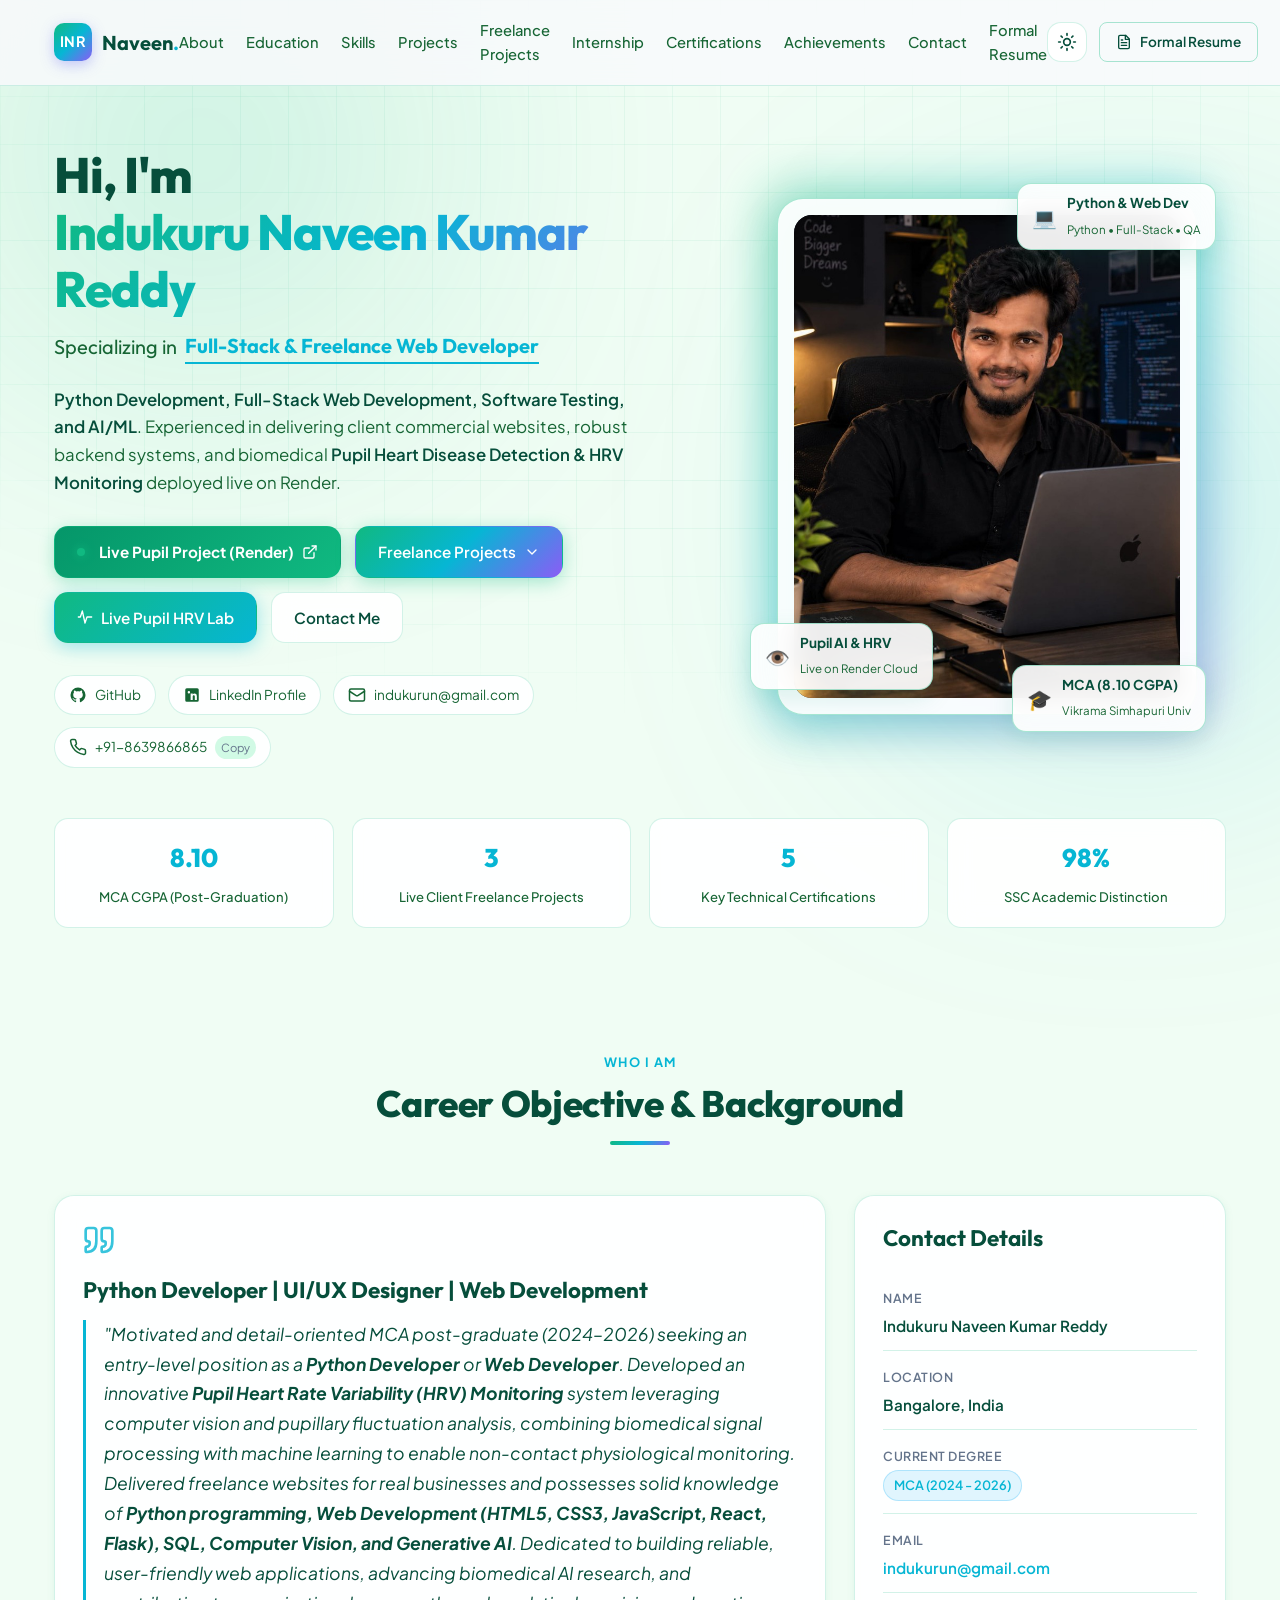
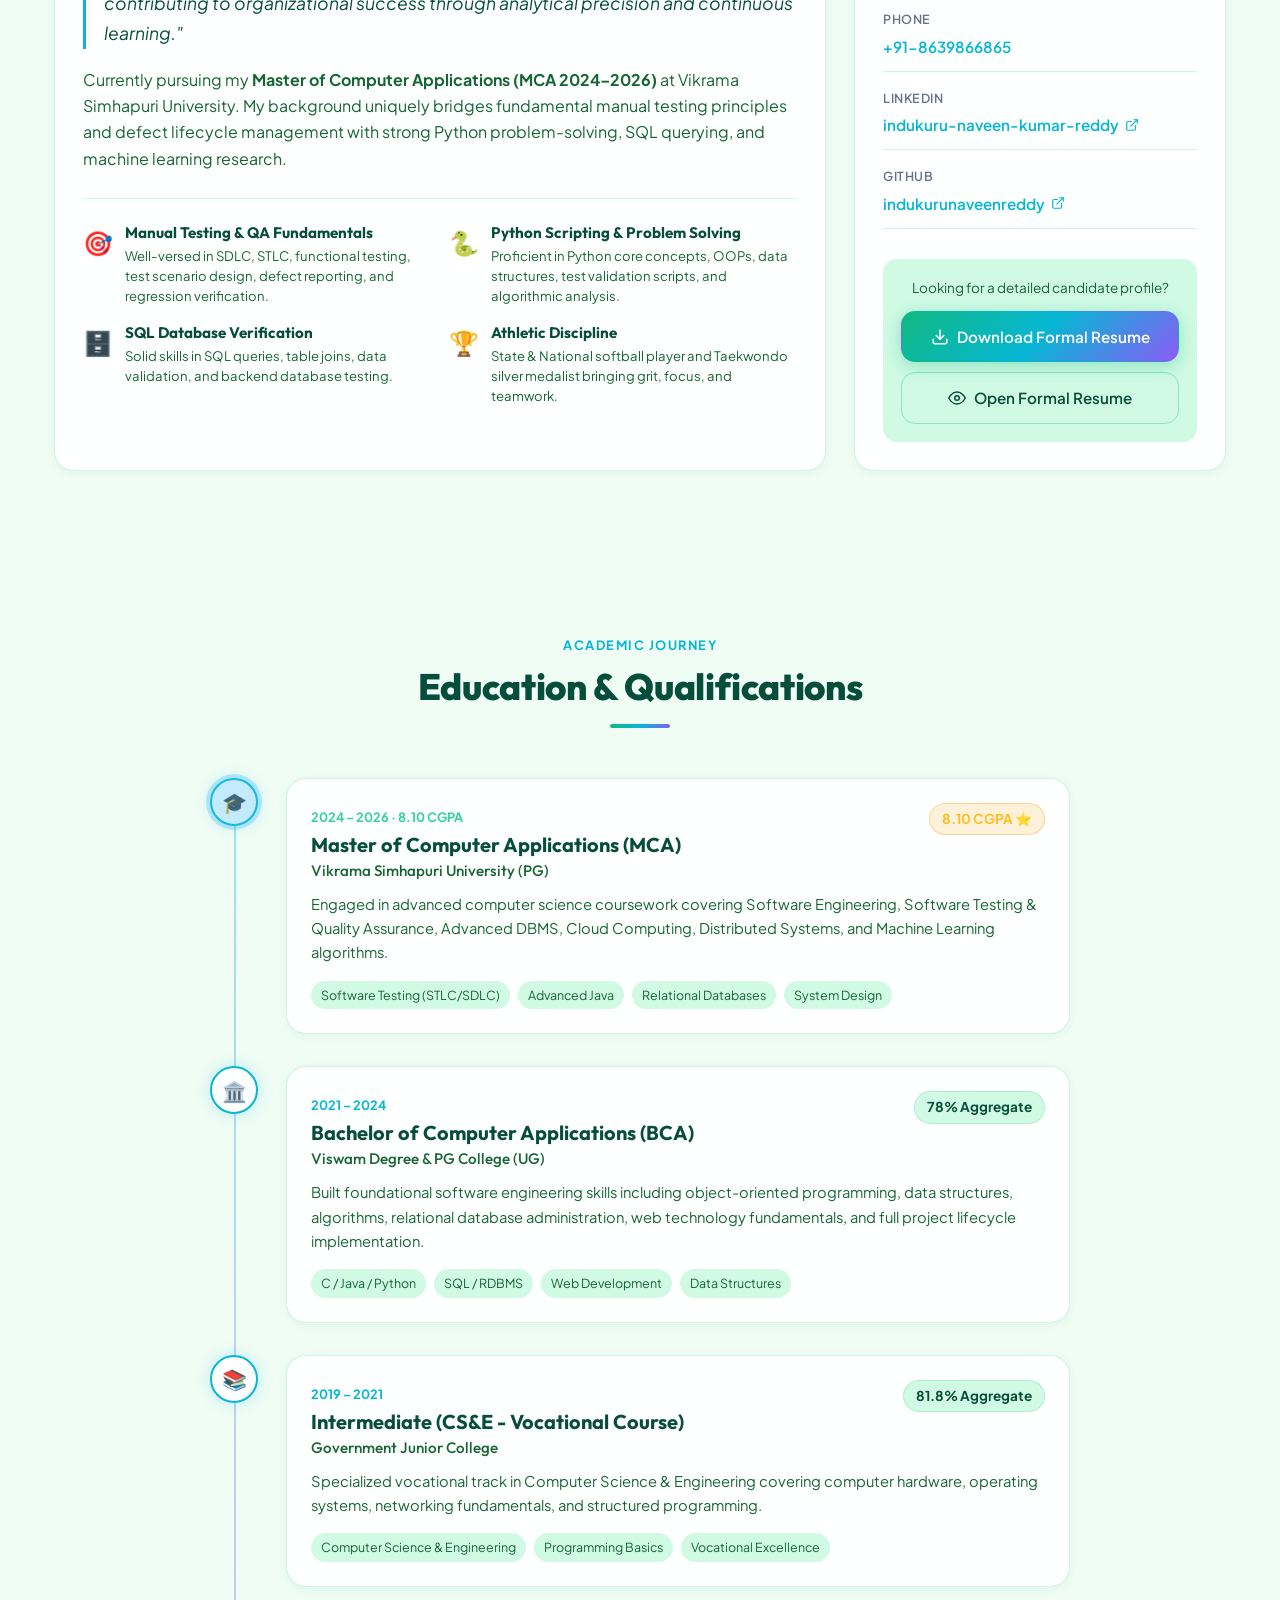
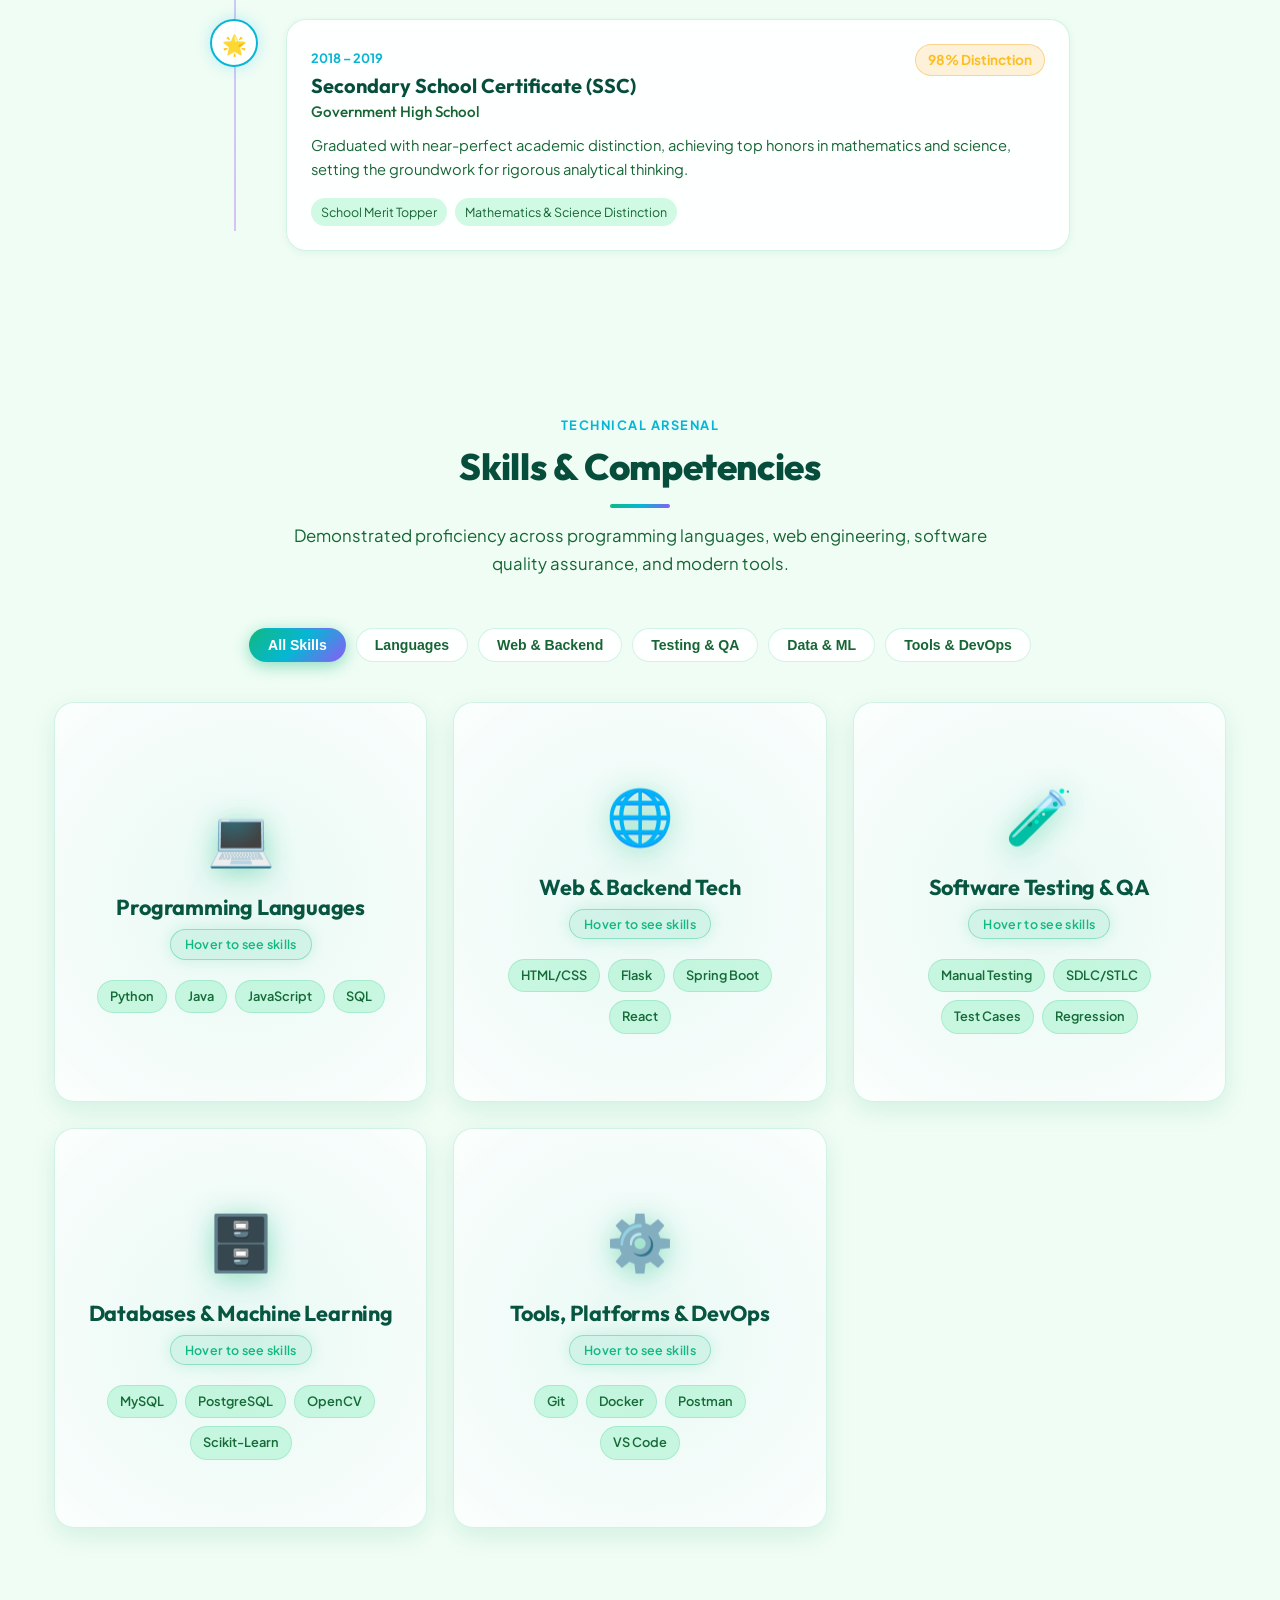
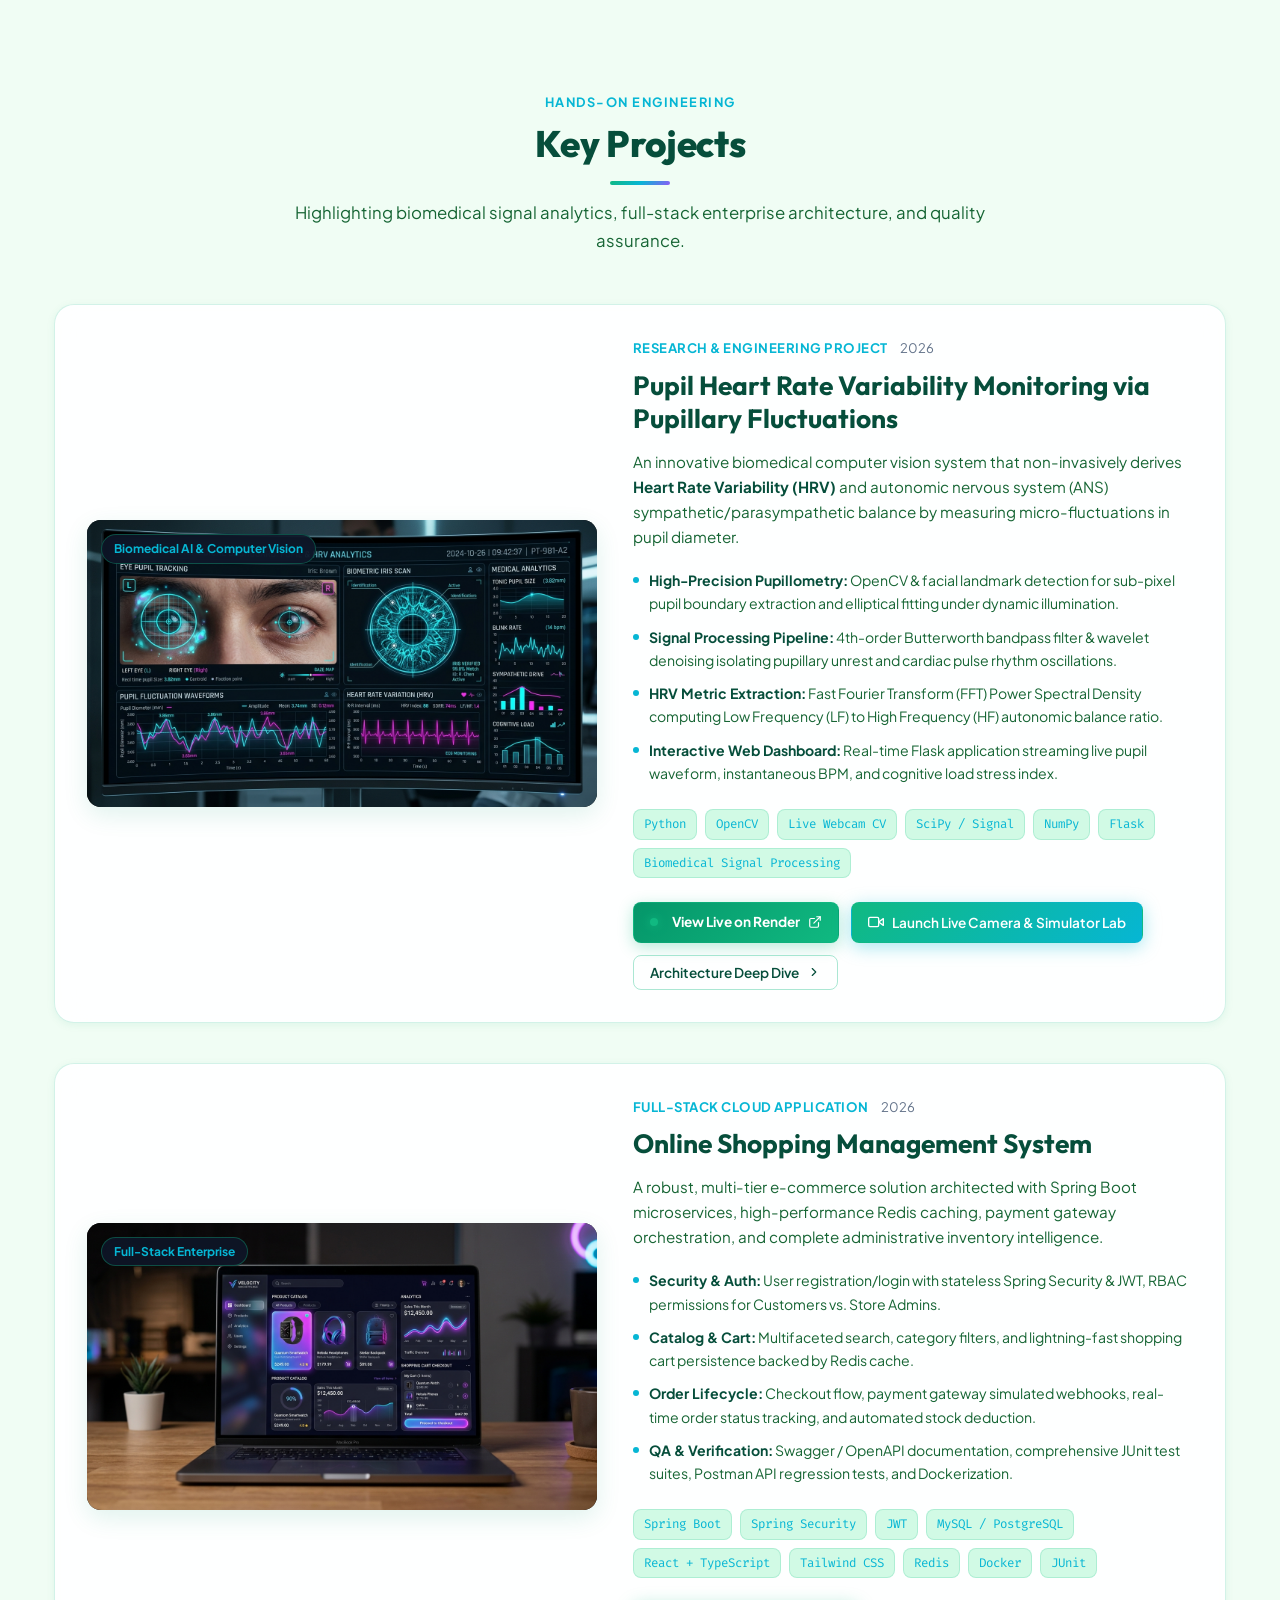
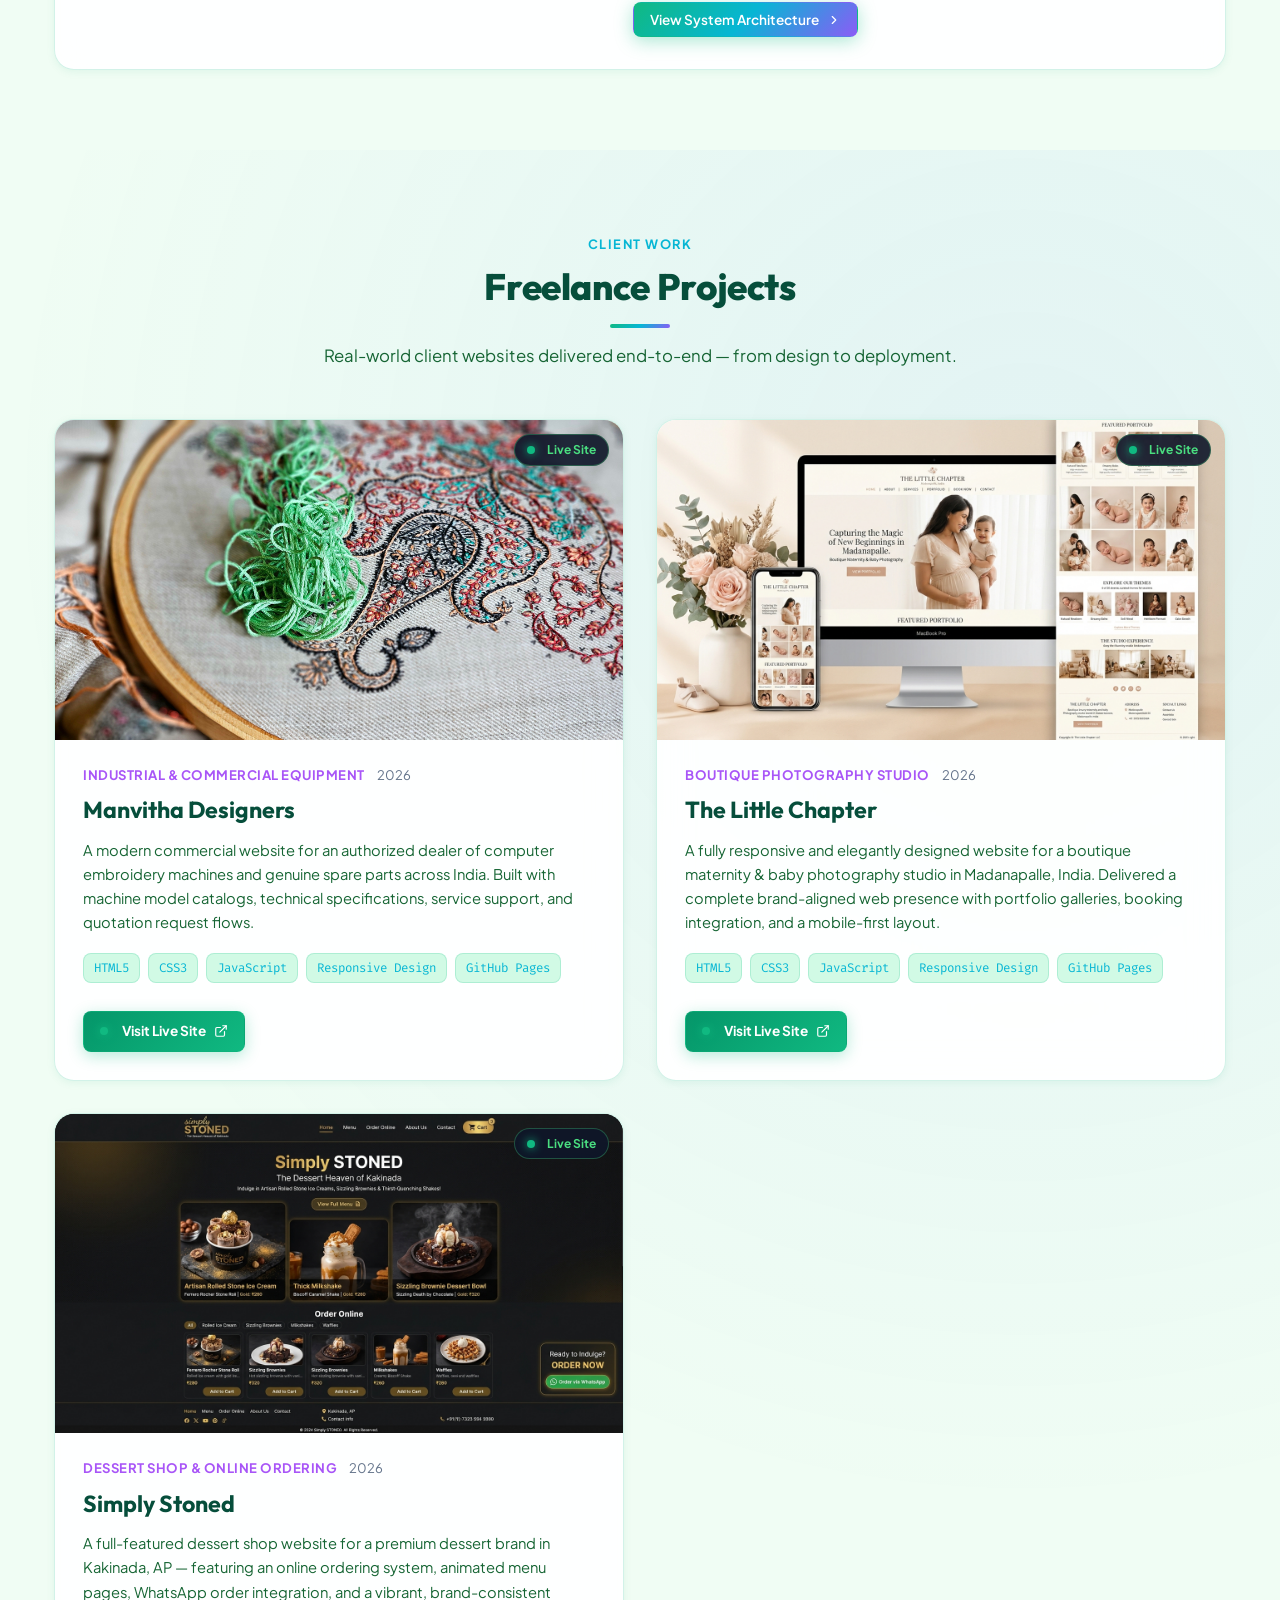
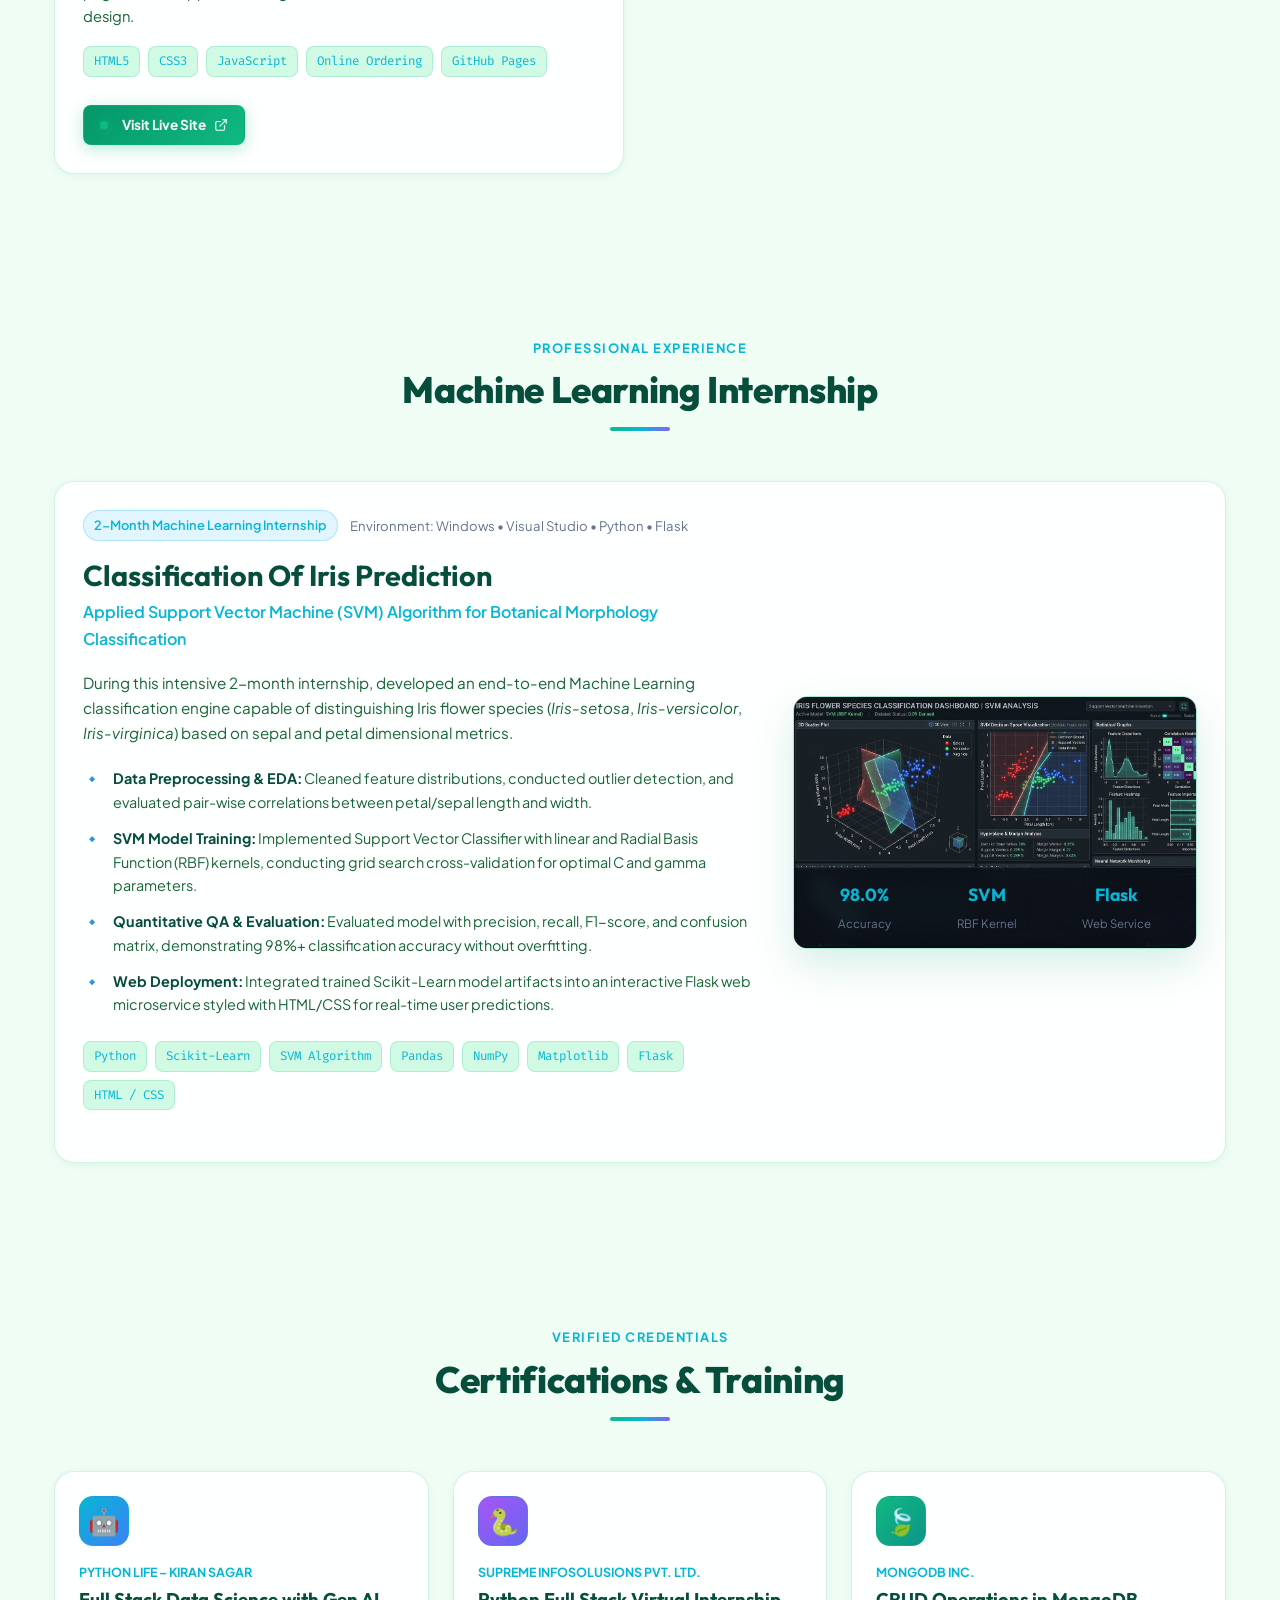
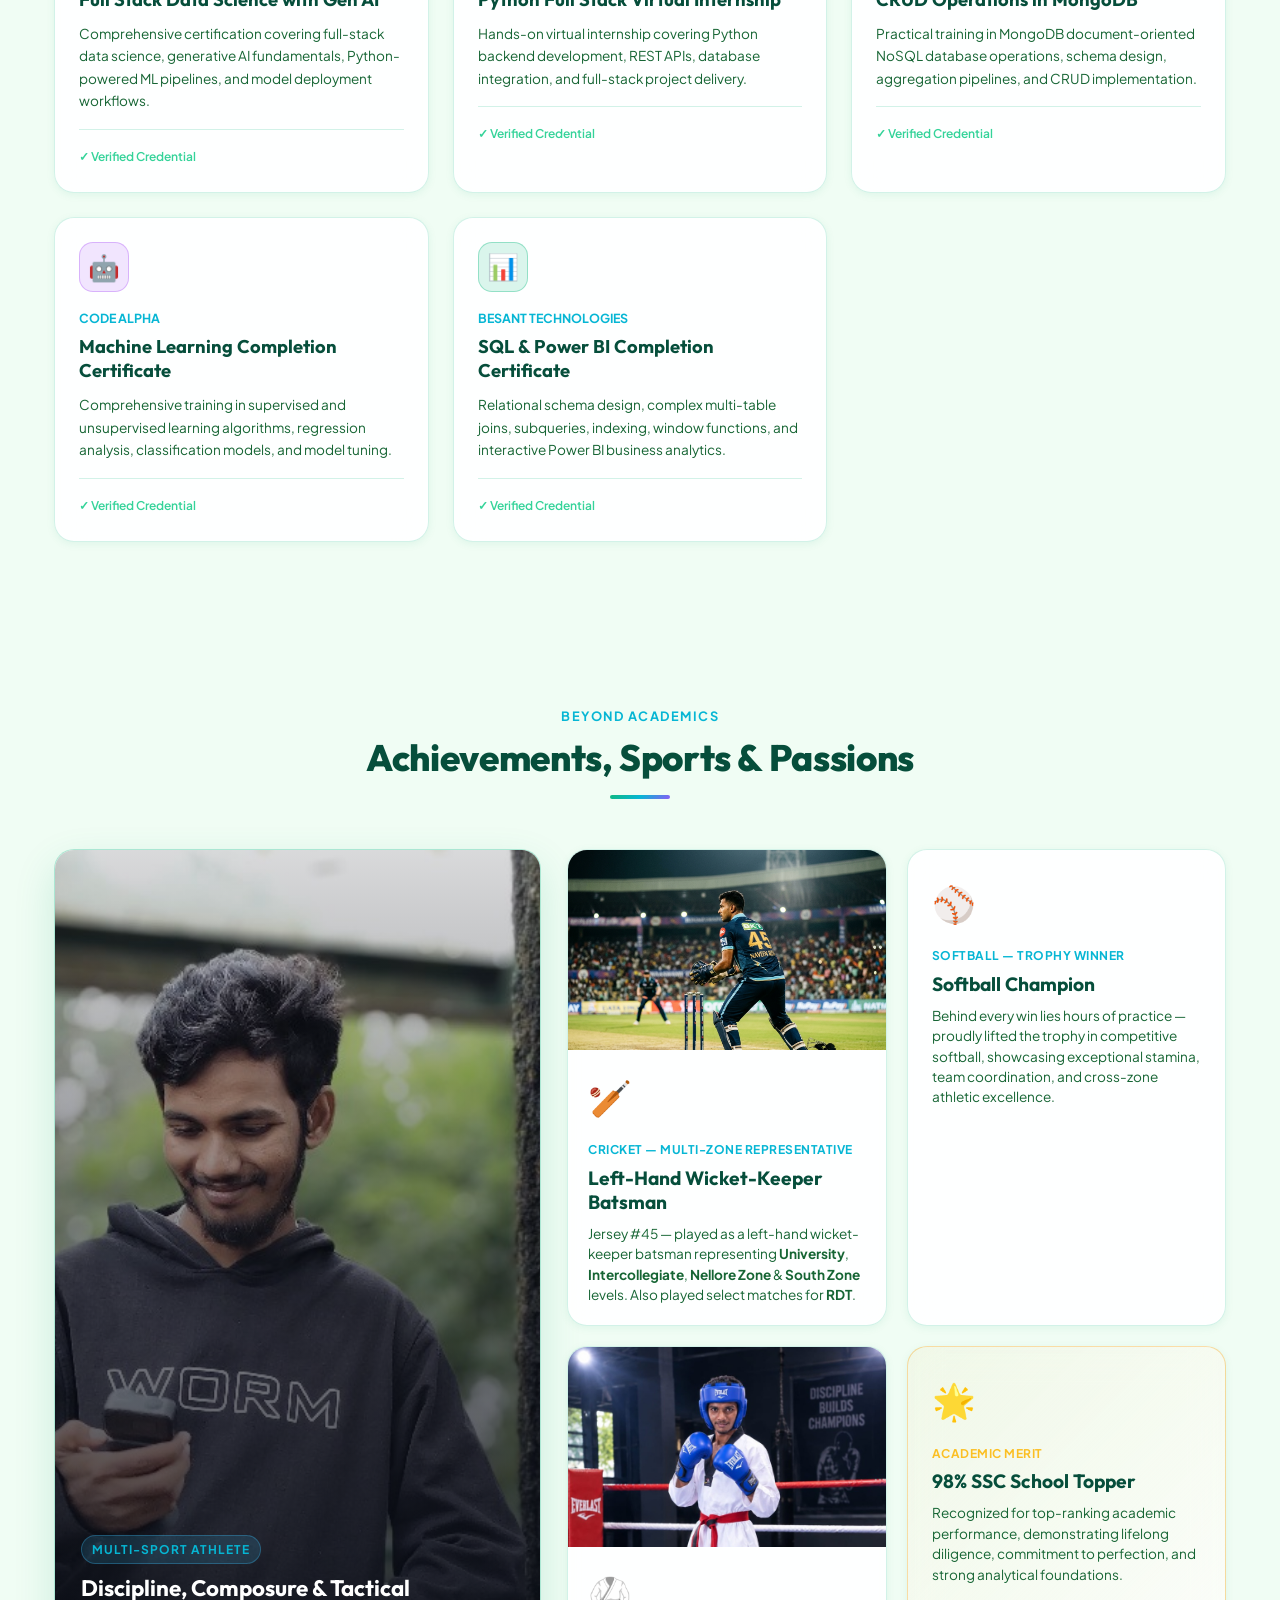
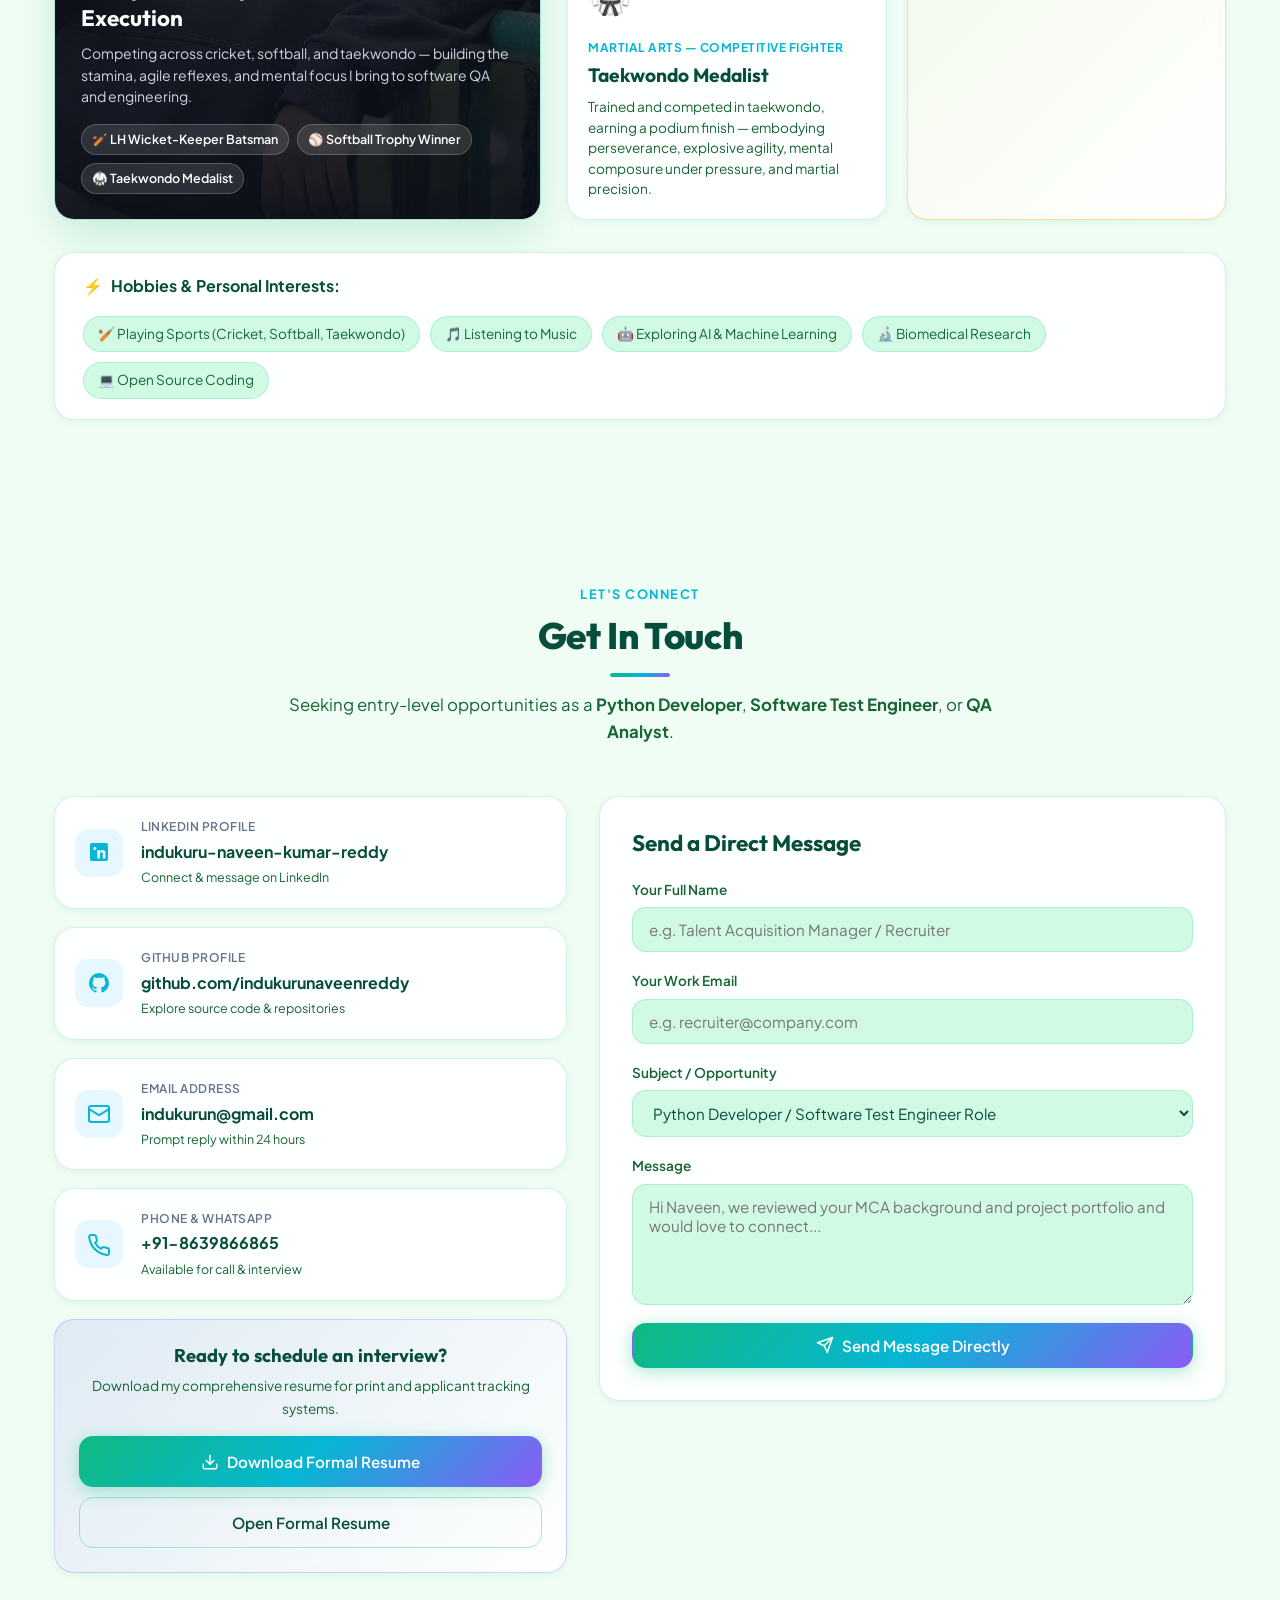
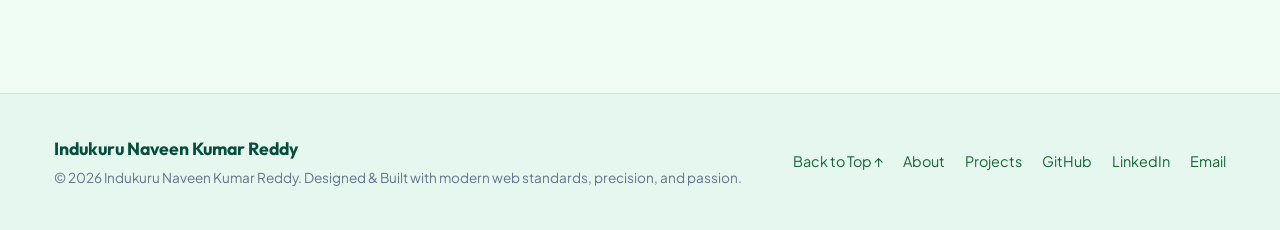
<file: index.html>
<!DOCTYPE html>
<html lang="en" data-theme="dark">

<head>
  <meta charset="UTF-8">
  <meta name="viewport" content="width=device-width, initial-scale=1.0">
  <title>Indukuru Naveen Kumar Reddy | Python &amp; Web Developer | MCA (8.10 CGPA)</title>
  <meta name="description"
    content="Portfolio of Indukuru Naveen Kumar Reddy - MCA Graduate (8.10 CGPA), Python Developer, Full-Stack Web Developer, and Software Test Engineer specializing in Python, Web Technologies, Manual Testing, and SQL.">
  <meta name="keywords"
    content="Indukuru Naveen Kumar Reddy, Python, Web Development, Full Stack Developer, Freelance Web Developer, Software Testing, Manual Testing, MCA 8.10 CGPA, Pupil Heart Disease Detection">
  <meta name="author" content="Indukuru Naveen Kumar Reddy">

  <!-- Open Graph -->
  <meta property="og:title" content="Indukuru Naveen Kumar Reddy | Python &amp; Web Developer | MCA (8.10 CGPA)">
  <meta property="og:description"
    content="Portfolio of Indukuru Naveen Kumar Reddy | Python &amp; Web Developer | UI/UX Designer | MCA">
  <meta property="og:type" content="website">

  <!-- Google Fonts: Plus Jakarta Sans & Outfit -->
  <link rel="preconnect" href="https://fonts.googleapis.com">
  <link rel="preconnect" href="https://fonts.gstatic.com" crossorigin>
  <link
    href="https://fonts.googleapis.com/css2?family=Outfit:wght@400;500;600;700;800&family=Plus+Jakarta+Sans:wght@300;400;500;600;700&family=Fira+Code:wght@400;500&display=swap"
    rel="stylesheet">

  <link rel="stylesheet" href="style.css">
</head>

<body>
  <!-- Background Glow & Grid Canvas -->
  <div class="ambient-glow glow-1"></div>
  <div class="ambient-glow glow-2"></div>
  <div class="bg-grid-overlay"></div>

  <!-- Navigation Bar -->
  <header class="navbar" id="navbar">
    <div class="nav-container">
      <a href="#hero" class="nav-brand" aria-label="Naveen Reddy Portfolio">
        <span class="brand-monogram">INR</span>
        <span class="brand-name">Naveen<span class="accent-dot">.</span></span>
      </a>

      <nav class="nav-links" id="nav-links">
        <a href="#about" class="nav-link">About</a>
        <a href="#education" class="nav-link">Education</a>
        <a href="#skills" class="nav-link">Skills</a>
        <a href="#projects" class="nav-link">Projects</a>
        <a href="#freelance" class="nav-link">Freelance Projects</a>
        <a href="#internship" class="nav-link">Internship</a>
        <a href="#certifications" class="nav-link">Certifications</a>
        <a href="#achievements" class="nav-link">Achievements</a>
        <a href="#contact" class="nav-link">Contact</a>
        <a href="resume.html" target="_blank" rel="noopener noreferrer" class="nav-link">Formal Resume</a>
      </nav>

      <div class="nav-actions">
        <button id="theme-toggle" class="icon-btn" aria-label="Toggle theme" title="Toggle theme">
          <svg class="sun-icon" xmlns="http://www.w3.org/2000/svg" width="20" height="20" viewBox="0 0 24 24"
            fill="none" stroke="currentColor" stroke-width="2" stroke-linecap="round" stroke-linejoin="round">
            <circle cx="12" cy="12" r="4" />
            <path d="M12 2v2" />
            <path d="M12 20v2" />
            <path d="m4.93 4.93 1.41 1.41" />
            <path d="m17.66 17.66 1.41 1.41" />
            <path d="M2 12h2" />
            <path d="M20 12h2" />
            <path d="m6.34 17.66-1.41 1.41" />
            <path d="m19.07 4.93-1.41 1.41" />
          </svg>
          <svg class="moon-icon" xmlns="http://www.w3.org/2000/svg" width="20" height="20" viewBox="0 0 24 24"
            fill="none" stroke="currentColor" stroke-width="2" stroke-linecap="round" stroke-linejoin="round">
            <path d="M12 3a6 6 0 0 0 9 9 9 9 0 1 1-9-9Z" />
          </svg>
        </button>

        <a href="resume.html" target="_blank" rel="noopener noreferrer" id="open-resume-btn"
          class="btn btn-outline btn-sm" title="View Formal Resume">
          <svg xmlns="http://www.w3.org/2000/svg" width="16" height="16" viewBox="0 0 24 24" fill="none"
            stroke="currentColor" stroke-width="2" stroke-linecap="round" stroke-linejoin="round">
            <path d="M14.5 2H6a2 2 0 0 0-2 2v16a2 2 0 0 0 2 2h12a2 2 0 0 0 2-2V7.5L14.5 2z" />
            <polyline points="14 2 14 8 20 8" />
            <line x1="16" y1="13" x2="8" y2="13" />
            <line x1="16" y1="17" x2="8" y2="17" />
            <line x1="10" y1="9" x2="8" y2="9" />
          </svg>
          <span>Formal Resume</span>
        </a>

        <button id="mobile-menu-toggle" class="icon-btn mobile-only" aria-label="Open mobile navigation">
          <svg xmlns="http://www.w3.org/2000/svg" width="24" height="24" viewBox="0 0 24 24" fill="none"
            stroke="currentColor" stroke-width="2" stroke-linecap="round" stroke-linejoin="round">
            <line x1="4" y1="12" x2="20" y2="12" />
            <line x1="4" y1="6" x2="20" y2="6" />
            <line x1="4" y1="18" x2="20" y2="18" />
          </svg>
        </button>
      </div>
    </div>
  </header>

  <main>
    <!-- Hero Section -->
    <section class="hero-section" id="hero">
      <div class="container hero-grid">
        <div class="hero-content">

          <h1 class="hero-title">
            Hi, I'm <span class="gradient-text">Indukuru Naveen Kumar Reddy</span>
          </h1>

          <div class="dynamic-roles">
            <span class="role-prefix">Specializing in</span>
            <span class="role-text" id="role-cycler">Python & Web Development</span>
          </div>

          <p class="hero-description">
            <strong>Python Development, Full-Stack Web Development, Software Testing, and AI/ML</strong>. Experienced in
            delivering client commercial websites, robust backend systems, and biomedical <strong>Pupil Heart Disease
              Detection &amp; HRV Monitoring</strong> deployed live on Render.
          </p>

          <div class="hero-cta-group">
            <a href="https://pupil-heart-disease-detection-vebg.onrender.com/" target="_blank" rel="noopener noreferrer"
              class="btn btn-live">
              <span class="live-pulse-dot"></span>
              <span>Live Pupil Project (Render)</span>
              <svg xmlns="http://www.w3.org/2000/svg" width="16" height="16" viewBox="0 0 24 24" fill="none"
                stroke="currentColor" stroke-width="2" stroke-linecap="round" stroke-linejoin="round">
                <path d="M18 13v6a2 2 0 0 1-2 2H5a2 2 0 0 1-2-2V8a2 2 0 0 1 2-2h6" />
                <polyline points="15 3 21 3 21 9" />
                <line x1="10" y1="14" x2="21" y2="3" />
              </svg>
            </a>
            <a href="#freelance" class="btn btn-primary">
              <span>Freelance Projects</span>
              <svg xmlns="http://www.w3.org/2000/svg" width="16" height="16" viewBox="0 0 24 24" fill="none"
                stroke="currentColor" stroke-width="2" stroke-linecap="round" stroke-linejoin="round">
                <path d="m6 9 6 6 6-6" />
              </svg>
            </a>
            <button id="launch-hrv-lab-btn" class="btn btn-accent">
              <svg xmlns="http://www.w3.org/2000/svg" width="16" height="16" viewBox="0 0 24 24" fill="none"
                stroke="currentColor" stroke-width="2" stroke-linecap="round" stroke-linejoin="round">
                <path d="M2 12h3l3-9 4 18 3-9h7" />
              </svg>
              <span>Live Pupil HRV Lab</span>
            </button>
            <a href="#contact" class="btn btn-glass">
              <span>Contact Me</span>
            </a>
          </div>

          <!-- Quick Connect Badges -->
          <div class="hero-social-strip">
            <a href="https://github.com/indukurunaveenreddy" target="_blank" rel="noopener noreferrer"
              class="social-pill" title="GitHub Profile">
              <svg xmlns="http://www.w3.org/2000/svg" width="18" height="18" viewBox="0 0 24 24" fill="currentColor">
                <path
                  d="M12 2A10 10 0 0 0 2 12c0 4.42 2.87 8.17 6.84 9.5.5.08.66-.23.66-.5v-1.69c-2.77.6-3.36-1.34-3.36-1.34-.46-1.16-1.11-1.47-1.11-1.47-.91-.62.07-.6.07-.6 1 .07 1.53 1.03 1.53 1.03.87 1.52 2.34 1.07 2.91.83.1-.65.35-1.09.63-1.34-2.22-.25-4.55-1.11-4.55-4.92 0-1.11.38-2 1.03-2.71-.1-.25-.45-1.29.1-2.64 0 0 .84-.27 2.75 1.02.79-.22 1.65-.33 2.5-.33.85 0 1.71.11 2.5.33 1.91-1.29 2.75-1.02 2.75-1.02.55 1.35.2 2.39.1 2.64.65.71 1.03 1.6 1.03 2.71 0 3.82-2.34 4.66-4.57 4.91.36.31.69.92.69 1.85V21c0 .27.16.59.67.5C19.14 20.16 22 16.42 22 12A10 10 0 0 0 12 2Z" />
              </svg>
              <span>GitHub</span>
            </a>

            <a href="https://www.linkedin.com/in/indukuru-naveen-kumar-reddy-1197482a6?utm_source=share_via&utm_content=profile&utm_medium=member_android"
              target="_blank" rel="noopener noreferrer" class="social-pill" title="LinkedIn Profile">
              <svg xmlns="http://www.w3.org/2000/svg" width="18" height="18" viewBox="0 0 24 24" fill="currentColor">
                <path
                  d="M19 3a2 2 0 0 1 2 2v14a2 2 0 0 1-2 2H5a2 2 0 0 1-2-2V5a2 2 0 0 1 2-2h14m-.5 15.5v-5.3a3.26 3.26 0 0 0-3.26-3.26c-.85 0-1.84.52-2.28 1.3v-1.11h-2.79v8.37h2.79v-4.93c0-.77.62-1.4 1.39-1.4a1.4 1.4 0 0 1 1.4 1.4v4.93h2.75M6.46 10.9h2.79v8.37H6.46v-8.37M7.86 6.72a1.63 1.63 0 1 0 0 3.26 1.63 1.63 0 0 0 0-3.26Z" />
              </svg>
              <span>LinkedIn Profile</span>
            </a>

            <a href="mailto:indukurun@gmail.com" class="social-pill" title="Email Direct">
              <svg xmlns="http://www.w3.org/2000/svg" width="18" height="18" viewBox="0 0 24 24" fill="none"
                stroke="currentColor" stroke-width="2" stroke-linecap="round" stroke-linejoin="round">
                <rect width="20" height="16" x="2" y="4" rx="2" />
                <path d="m22 7-8.97 5.7a1.94 1.94 0 0 1-2.06 0L2 7" />
              </svg>
              <span>indukurun@gmail.com</span>
            </a>

            <div class="social-pill copyable-pill" id="copy-phone-btn" title="Click to copy phone number">
              <svg xmlns="http://www.w3.org/2000/svg" width="18" height="18" viewBox="0 0 24 24" fill="none"
                stroke="currentColor" stroke-width="2" stroke-linecap="round" stroke-linejoin="round">
                <path
                  d="M22 16.92v3a2 2 0 0 1-2.18 2 19.79 19.79 0 0 1-8.63-3.07 19.5 19.5 0 0 1-6-6 19.79 19.79 0 0 1-3.07-8.67A2 2 0 0 1 4.11 2h3a2 2 0 0 1 2 1.72 12.84 12.84 0 0 0 .7 2.81 2 2 0 0 1-.45 2.11L8.09 9.91a16 16 0 0 0 6 6l1.27-1.27a2 2 0 0 1 2.11-.45 12.84 12.84 0 0 0 2.81.7A2 2 0 0 1 22 16.92z" />
              </svg>
              <span>+91-8639866865</span>
              <span class="copy-badge">Copy</span>
            </div>
          </div>
        </div>

        <!-- Hero Avatar Card -->
        <div class="hero-visual">
          <div class="avatar-card-wrapper">
            <div class="avatar-glow-ring"></div>
            <div class="avatar-card" id="avatarCard">
              <div class="avatar-img-frame">
                <img src="assets/avatar.jpg?v=desk_photo" alt="Indukuru Naveen Kumar Reddy - Software Developer at Work"
                  class="avatar-img" width="400" height="400">
              </div>
              <div class="avatar-badge-grid">
                <div class="floating-chip chip-1">
                  <span class="chip-icon">💻</span>
                  <div class="chip-text">
                    <strong>Python &amp; Web Dev</strong>
                    <small>Python &bull; Full-Stack &bull; QA</small>
                  </div>
                </div>
                <div class="floating-chip chip-2">
                  <span class="chip-icon">👁️</span>
                  <div class="chip-text">
                    <strong>Pupil AI &amp; HRV</strong>
                    <small>Live on Render Cloud</small>
                  </div>
                </div>
                <div class="floating-chip chip-3">
                  <span class="chip-icon">🎓</span>
                  <div class="chip-text">
                    <strong>MCA (8.10 CGPA)</strong>
                    <small>Vikrama Simhapuri Univ</small>
                  </div>
                </div>
              </div>
            </div>
          </div>
        </div>
      </div>

      <!-- Quick Metrics Strip -->
      <div class="container hero-metrics-strip">
        <div class="metric-card">
          <span class="metric-number">8.10</span>
          <span class="metric-label">MCA CGPA (Post-Graduation)</span>
        </div>
        <div class="metric-card">
          <span class="metric-number">3</span>
          <span class="metric-label">Live Client Freelance Projects</span>
        </div>
        <div class="metric-card">
          <span class="metric-number">5</span>
          <span class="metric-label">Key Technical Certifications</span>
        </div>
        <div class="metric-card">
          <span class="metric-number">98%</span>
          <span class="metric-label">SSC Academic Distinction</span>
        </div>
      </div>
    </section>

    <!-- About & Career Objective Section -->
    <section class="section about-section" id="about">
      <div class="container">
        <div class="section-header">
          <span class="section-tag">Who I Am</span>
          <h2 class="section-title">Career Objective & Background</h2>
          <div class="title-underline"></div>
        </div>

        <div class="about-grid">
          <div class="glass-card about-main-card">
            <div class="quote-icon">
              <svg xmlns="http://www.w3.org/2000/svg" width="32" height="32" viewBox="0 0 24 24" fill="none"
                stroke="currentColor" stroke-width="2" stroke-linecap="round" stroke-linejoin="round">
                <path
                  d="M3 21c3 0 7-1 7-8V5c0-1.25-.756-2.017-2-2H4c-1.25 0-2 .75-2 1.972V11c0 1.25.75 2 2 2 1 0 1 0 1 1v1c0 1-1 2-2 2s-1 .008-1 1.031V20c0 1 0 1 1 1z" />
                <path
                  d="M15 21c3 0 7-1 7-8V5c0-1.25-.757-2.017-2-2h-4c-1.25 0-2 .75-2 1.972V11c0 1.25.75 2 2 2 1 0 1 0 1 1v1c0 1-1 2-2 2s-1 .008-1 1.031V20c0 1 0 1 1 1z" />
              </svg>
            </div>
            <h3 class="card-heading">Python Developer | UI/UX Designer | Web Development</h3>
            <p class="about-quote-text">
              "Motivated and detail-oriented MCA post-graduate (2024–2026) seeking an entry-level position as a
              <strong>Python Developer</strong> or <strong>Web Developer</strong>. Developed an innovative
              <strong>Pupil Heart Rate Variability (HRV) Monitoring</strong> system leveraging computer vision and
              pupillary fluctuation analysis, combining biomedical signal processing with machine learning to enable
              non-contact physiological monitoring. Delivered freelance websites for real businesses and possesses solid
              knowledge of
              <strong>Python programming, Web Development (HTML5, CSS3, JavaScript, React, Flask), SQL, Computer Vision,
                and Generative AI</strong>.
              Dedicated to building reliable, user-friendly web applications, advancing biomedical AI research, and
              contributing to organizational success through analytical precision and continuous learning."
            </p>
            <p class="about-subtext">
              Currently pursuing my <strong>Master of Computer Applications (MCA 2024–2026)</strong> at Vikrama
              Simhapuri University.
              My background uniquely bridges fundamental manual testing principles and defect lifecycle management with
              strong Python problem-solving, SQL querying, and machine learning research.
            </p>

            <div class="about-highlights-grid">
              <div class="highlight-item">
                <span class="highlight-icon">🎯</span>
                <div>
                  <h4>Manual Testing & QA Fundamentals</h4>
                  <p>Well-versed in SDLC, STLC, functional testing, test scenario design, defect reporting, and
                    regression verification.</p>
                </div>
              </div>
              <div class="highlight-item">
                <span class="highlight-icon">🐍</span>
                <div>
                  <h4>Python Scripting & Problem Solving</h4>
                  <p>Proficient in Python core concepts, OOPs, data structures, test validation scripts, and algorithmic
                    analysis.</p>
                </div>
              </div>
              <div class="highlight-item">
                <span class="highlight-icon">🗄️</span>
                <div>
                  <h4>SQL Database Verification</h4>
                  <p>Solid skills in SQL queries, table joins, data validation, and backend database testing.</p>
                </div>
              </div>
              <div class="highlight-item">
                <span class="highlight-icon">🏆</span>
                <div>
                  <h4>Athletic Discipline</h4>
                  <p>State & National softball player and Taekwondo silver medalist bringing grit, focus, and teamwork.
                  </p>
                </div>
              </div>
            </div>
          </div>

          <div class="glass-card contact-summary-card">
            <h3 class="card-heading">Contact Details</h3>
            <ul class="contact-details-list">
              <li>
                <span class="detail-label">Name</span>
                <span class="detail-value">Indukuru Naveen Kumar Reddy</span>
              </li>
              <li>
                <span class="detail-label">Location</span>
                <span class="detail-value">Bangalore, India</span>
              </li>
              <li>
                <span class="detail-label">Current Degree</span>
                <span class="detail-value"><span class="badge badge-accent">MCA (2024 - 2026)</span></span>
              </li>
              <li>
                <span class="detail-label">Email</span>
                <a href="mailto:indukurun@gmail.com" class="detail-link">indukurun@gmail.com</a>
              </li>
              <li>
                <span class="detail-label">Phone</span>
                <a href="tel:+918639866865" class="detail-link">+91-8639866865</a>
              </li>
              <li>
                <span class="detail-label">LinkedIn</span>
                <a href="https://www.linkedin.com/in/indukuru-naveen-kumar-reddy-1197482a6?utm_source=share_via&utm_content=profile&utm_medium=member_android"
                  target="_blank" rel="noopener noreferrer" class="detail-link linkedin-link">
                  indukuru-naveen-kumar-reddy
                  <svg xmlns="http://www.w3.org/2000/svg" width="14" height="14" viewBox="0 0 24 24" fill="none"
                    stroke="currentColor" stroke-width="2" stroke-linecap="round" stroke-linejoin="round">
                    <path d="M18 13v6a2 2 0 0 1-2 2H5a2 2 0 0 1-2-2V8a2 2 0 0 1 2-2h6" />
                    <polyline points="15 3 21 3 21 9" />
                    <line x1="10" y1="14" x2="21" y2="3" />
                  </svg>
                </a>
              </li>
              <li>
                <span class="detail-label">GitHub</span>
                <a href="https://github.com/indukurunaveenreddy" target="_blank" rel="noopener noreferrer"
                  class="detail-link github-link">
                  indukurunaveenreddy
                  <svg xmlns="http://www.w3.org/2000/svg" width="14" height="14" viewBox="0 0 24 24" fill="none"
                    stroke="currentColor" stroke-width="2" stroke-linecap="round" stroke-linejoin="round">
                    <path d="M18 13v6a2 2 0 0 1-2 2H5a2 2 0 0 1-2-2V8a2 2 0 0 1 2-2h6" />
                    <polyline points="15 3 21 3 21 9" />
                    <line x1="10" y1="14" x2="21" y2="3" />
                  </svg>
                </a>
              </li>
            </ul>

            <div class="resume-download-box">
              <p>Looking for a detailed candidate profile?</p>
              <div class="resume-btn-row">
                <a href="assets/Indukuru_Naveen_Kumar_Reddy_Resume.pdf"
                  download="Indukuru_Naveen_Kumar_Reddy_Resume.pdf" target="_blank" rel="noopener noreferrer"
                  class="btn btn-primary direct-pdf-download-btn">
                  <svg xmlns="http://www.w3.org/2000/svg" width="18" height="18" viewBox="0 0 24 24" fill="none"
                    stroke="currentColor" stroke-width="2" stroke-linecap="round" stroke-linejoin="round">
                    <path d="M21 15v4a2 2 0 0 1-2 2H5a2 2 0 0 1-2-2v-4" />
                    <polyline points="7 10 12 15 17 10" />
                    <line x1="12" y1="15" x2="12" y2="3" />
                  </svg>
                  <span>Download Formal Resume</span>
                </a>
                <a href="resume.html" target="_blank" rel="noopener noreferrer" class="btn btn-outline">
                  <svg xmlns="http://www.w3.org/2000/svg" width="18" height="18" viewBox="0 0 24 24" fill="none"
                    stroke="currentColor" stroke-width="2" stroke-linecap="round" stroke-linejoin="round">
                    <path d="M1 12s4-8 11-8 11 8 11 8-4 8-11 8-11-8-11-8z" />
                    <circle cx="12" cy="12" r="3" />
                  </svg>
                  <span>Open Formal Resume</span>
                </a>
              </div>
            </div>
          </div>
        </div>
      </div>
    </section>

    <!-- Education Section -->
    <section class="section education-section" id="education">
      <div class="container">
        <div class="section-header">
          <span class="section-tag">Academic Journey</span>
          <h2 class="section-title">Education & Qualifications</h2>
          <div class="title-underline"></div>
        </div>

        <div class="timeline-container">
          <!-- Timeline Item 1: MCA 2024-2026 -->
          <div class="timeline-card active-card">
            <div class="timeline-marker">
              <span class="marker-pulse"></span>
              <span class="marker-icon">🎓</span>
            </div>
            <div class="timeline-content glass-card">
              <div class="timeline-header">
                <div>
                  <span class="timeline-badge current-badge">2024 – 2026 · 8.10 CGPA</span>
                  <h3 class="timeline-title">Master of Computer Applications (MCA)</h3>
                  <h4 class="timeline-subtitle">Vikrama Simhapuri University (PG)</h4>
                </div>
                <div class="grade-pill current-pill stellar-pill">8.10 CGPA ⭐</div>
              </div>
              <p class="timeline-desc">
                Engaged in advanced computer science coursework covering Software Engineering, Software Testing &
                Quality Assurance, Advanced DBMS, Cloud Computing, Distributed Systems, and Machine Learning algorithms.
              </p>
              <div class="timeline-tags">
                <span>Software Testing (STLC/SDLC)</span>
                <span>Advanced Java</span>
                <span>Relational Databases</span>
                <span>System Design</span>
              </div>
            </div>
          </div>

          <!-- Timeline Item 2: BCA -->
          <div class="timeline-card">
            <div class="timeline-marker">
              <span class="marker-icon">🏛️</span>
            </div>
            <div class="timeline-content glass-card">
              <div class="timeline-header">
                <div>
                  <span class="timeline-badge">2021 – 2024</span>
                  <h3 class="timeline-title">Bachelor of Computer Applications (BCA)</h3>
                  <h4 class="timeline-subtitle">Viswam Degree & PG College (UG)</h4>
                </div>
                <div class="grade-pill">78% Aggregate</div>
              </div>
              <p class="timeline-desc">
                Built foundational software engineering skills including object-oriented programming, data structures,
                algorithms, relational database administration, web technology fundamentals, and full project lifecycle
                implementation.
              </p>
              <div class="timeline-tags">
                <span>C / Java / Python</span>
                <span>SQL / RDBMS</span>
                <span>Web Development</span>
                <span>Data Structures</span>
              </div>
            </div>
          </div>

          <!-- Timeline Item 3: Intermediate -->
          <div class="timeline-card">
            <div class="timeline-marker">
              <span class="marker-icon">📚</span>
            </div>
            <div class="timeline-content glass-card">
              <div class="timeline-header">
                <div>
                  <span class="timeline-badge">2019 – 2021</span>
                  <h3 class="timeline-title">Intermediate (CS&E - Vocational Course)</h3>
                  <h4 class="timeline-subtitle">Government Junior College</h4>
                </div>
                <div class="grade-pill">81.8% Aggregate</div>
              </div>
              <p class="timeline-desc">
                Specialized vocational track in Computer Science & Engineering covering computer hardware, operating
                systems, networking fundamentals, and structured programming.
              </p>
              <div class="timeline-tags">
                <span>Computer Science & Engineering</span>
                <span>Programming Basics</span>
                <span>Vocational Excellence</span>
              </div>
            </div>
          </div>

          <!-- Timeline Item 4: SSC -->
          <div class="timeline-card">
            <div class="timeline-marker">
              <span class="marker-icon">🌟</span>
            </div>
            <div class="timeline-content glass-card">
              <div class="timeline-header">
                <div>
                  <span class="timeline-badge">2018 – 2019</span>
                  <h3 class="timeline-title">Secondary School Certificate (SSC)</h3>
                  <h4 class="timeline-subtitle">Government High School</h4>
                </div>
                <div class="grade-pill stellar-pill">98% Distinction</div>
              </div>
              <p class="timeline-desc">
                Graduated with near-perfect academic distinction, achieving top honors in mathematics and science,
                setting the groundwork for rigorous analytical thinking.
              </p>
              <div class="timeline-tags">
                <span>School Merit Topper</span>
                <span>Mathematics & Science Distinction</span>
              </div>
            </div>
          </div>
        </div>
      </div>
    </section>

    <!-- Skills Section -->
    <section class="section skills-section" id="skills">
      <div class="container">
        <div class="section-header">
          <span class="section-tag">Technical Arsenal</span>
          <h2 class="section-title">Skills &amp; Competencies</h2>
          <div class="title-underline"></div>
          <p class="section-subtitle">
            Demonstrated proficiency across programming languages, web engineering, software quality assurance, and
            modern tools.
          </p>
        </div>

        <!-- Filter tabs -->
        <div class="filter-tabs" id="skill-filters">
          <button class="filter-btn active" data-filter="all">All Skills</button>
          <button class="filter-btn" data-filter="languages">Languages</button>
          <button class="filter-btn" data-filter="web">Web &amp; Backend</button>
          <button class="filter-btn" data-filter="testing">Testing &amp; QA</button>
          <button class="filter-btn" data-filter="data">Data &amp; ML</button>
          <button class="filter-btn" data-filter="tools">Tools &amp; DevOps</button>
        </div>

        <div class="skills-grid-3d" id="skills-grid">

          <!-- 1. Programming Languages -->
          <div class="skill-flip-card" data-category="languages">
            <div class="flip-inner">
              <div class="flip-front glass-card">
                <div class="flip-front-icon">💻</div>
                <h3 class="flip-front-title">Programming Languages</h3>
                <p class="flip-hint">Hover to see skills</p>
                <div class="flip-pills">
                  <span>Python</span><span>Java</span><span>JavaScript</span><span>SQL</span>
                </div>
              </div>
              <div class="flip-back glass-card">
                <h3 class="flip-back-title">💻 Programming Languages</h3>
                <div class="skill-items-list">
                  <div class="skill-item">
                    <div class="skill-info"><span>Python (NumPy, Pandas, Scikit)</span><span
                        class="skill-level">Advanced • 88%</span></div>
                    <div class="skill-bar">
                      <div class="skill-fill" style="width:88%"></div>
                    </div>
                  </div>
                  <div class="skill-item">
                    <div class="skill-info"><span>Java (OOP, Collections, APIs)</span><span
                        class="skill-level">Proficient • 85%</span></div>
                    <div class="skill-bar">
                      <div class="skill-fill" style="width:85%"></div>
                    </div>
                  </div>
                  <div class="skill-item">
                    <div class="skill-info"><span>JavaScript (ES6+)</span><span class="skill-level">Proficient •
                        80%</span></div>
                    <div class="skill-bar">
                      <div class="skill-fill" style="width:80%"></div>
                    </div>
                  </div>
                  <div class="skill-item">
                    <div class="skill-info"><span>C Language</span><span class="skill-level">Intermediate • 75%</span>
                    </div>
                    <div class="skill-bar">
                      <div class="skill-fill" style="width:75%"></div>
                    </div>
                  </div>
                  <div class="skill-item">
                    <div class="skill-info"><span>SQL (Complex Queries &amp; Joins)</span><span
                        class="skill-level">Advanced • 88%</span></div>
                    <div class="skill-bar">
                      <div class="skill-fill" style="width:88%"></div>
                    </div>
                  </div>
                </div>
              </div>
            </div>
          </div>

          <!-- 2. Web & Backend -->
          <div class="skill-flip-card" data-category="web">
            <div class="flip-inner">
              <div class="flip-front glass-card">
                <div class="flip-front-icon">🌐</div>
                <h3 class="flip-front-title">Web &amp; Backend Tech</h3>
                <p class="flip-hint">Hover to see skills</p>
                <div class="flip-pills">
                  <span>HTML/CSS</span><span>Flask</span><span>Spring Boot</span><span>React</span>
                </div>
              </div>
              <div class="flip-back glass-card">
                <h3 class="flip-back-title">🌐 Web &amp; Backend Tech</h3>
                <div class="skill-items-list">
                  <div class="skill-item">
                    <div class="skill-info"><span>HTML5, CSS3 &amp; Responsive UI</span><span
                        class="skill-level">Advanced • 90%</span></div>
                    <div class="skill-bar">
                      <div class="skill-fill" style="width:90%"></div>
                    </div>
                  </div>
                  <div class="skill-item">
                    <div class="skill-info"><span>Flask &amp; RESTful Microservices</span><span
                        class="skill-level">Proficient • 85%</span></div>
                    <div class="skill-bar">
                      <div class="skill-fill" style="width:85%"></div>
                    </div>
                  </div>
                  <div class="skill-item">
                    <div class="skill-info"><span>Spring Boot &amp; Spring Security</span><span
                        class="skill-level">Proficient • 80%</span></div>
                    <div class="skill-bar">
                      <div class="skill-fill" style="width:80%"></div>
                    </div>
                  </div>
                  <div class="skill-item">
                    <div class="skill-info"><span>React &amp; TypeScript UI</span><span class="skill-level">Intermediate
                        • 78%</span></div>
                    <div class="skill-bar">
                      <div class="skill-fill" style="width:78%"></div>
                    </div>
                  </div>
                </div>
              </div>
            </div>
          </div>

          <!-- 3. Software Testing & QA -->
          <div class="skill-flip-card" data-category="testing">
            <div class="flip-inner">
              <div class="flip-front glass-card">
                <div class="flip-front-icon">🧪</div>
                <h3 class="flip-front-title">Software Testing &amp; QA</h3>
                <p class="flip-hint">Hover to see skills</p>
                <div class="flip-pills">
                  <span>Manual Testing</span><span>SDLC/STLC</span><span>Test Cases</span><span>Regression</span>
                </div>
              </div>
              <div class="flip-back glass-card">
                <h3 class="flip-back-title">🧪 Software Testing &amp; QA</h3>
                <div class="skill-items-list">
                  <div class="skill-item">
                    <div class="skill-info"><span>Manual Testing &amp; Bug Lifecycle</span><span
                        class="skill-level">Advanced • 92%</span></div>
                    <div class="skill-bar">
                      <div class="skill-fill" style="width:92%"></div>
                    </div>
                  </div>
                  <div class="skill-item">
                    <div class="skill-info"><span>SDLC &amp; STLC Methodologies</span><span class="skill-level">Advanced
                        • 90%</span></div>
                    <div class="skill-bar">
                      <div class="skill-fill" style="width:90%"></div>
                    </div>
                  </div>
                  <div class="skill-item">
                    <div class="skill-info"><span>Test Case Design &amp; Execution</span><span
                        class="skill-level">Advanced • 92%</span></div>
                    <div class="skill-bar">
                      <div class="skill-fill" style="width:92%"></div>
                    </div>
                  </div>
                  <div class="skill-item">
                    <div class="skill-info"><span>Functional &amp; Regression Testing</span><span
                        class="skill-level">Proficient • 86%</span></div>
                    <div class="skill-bar">
                      <div class="skill-fill" style="width:86%"></div>
                    </div>
                  </div>
                  <div class="skill-item">
                    <div class="skill-info"><span>Python Test Scripting Basics</span><span
                        class="skill-level">Proficient • 84%</span></div>
                    <div class="skill-bar">
                      <div class="skill-fill" style="width:84%"></div>
                    </div>
                  </div>
                </div>
              </div>
            </div>
          </div>

          <!-- 4. Databases & ML -->
          <div class="skill-flip-card" data-category="data">
            <div class="flip-inner">
              <div class="flip-front glass-card">
                <div class="flip-front-icon">🗄️</div>
                <h3 class="flip-front-title">Databases &amp; Machine Learning</h3>
                <p class="flip-hint">Hover to see skills</p>
                <div class="flip-pills">
                  <span>MySQL</span><span>PostgreSQL</span><span>OpenCV</span><span>Scikit-Learn</span>
                </div>
              </div>
              <div class="flip-back glass-card">
                <h3 class="flip-back-title">🗄️ Databases &amp; ML</h3>
                <div class="skill-items-list">
                  <div class="skill-item">
                    <div class="skill-info"><span>SQL (Complex Queries, Joins)</span><span class="skill-level">Advanced
                        • 88%</span></div>
                    <div class="skill-bar">
                      <div class="skill-fill" style="width:88%"></div>
                    </div>
                  </div>
                  <div class="skill-item">
                    <div class="skill-info"><span>MySQL &amp; PostgreSQL</span><span class="skill-level">Proficient •
                        82%</span></div>
                    <div class="skill-bar">
                      <div class="skill-fill" style="width:82%"></div>
                    </div>
                  </div>
                  <div class="skill-item">
                    <div class="skill-info"><span>Computer Vision &amp; OpenCV</span><span
                        class="skill-level">Proficient • 84%</span></div>
                    <div class="skill-bar">
                      <div class="skill-fill" style="width:84%"></div>
                    </div>
                  </div>
                  <div class="skill-item">
                    <div class="skill-info"><span>Scikit-Learn (SVM, Classification)</span><span
                        class="skill-level">Proficient • 85%</span></div>
                    <div class="skill-bar">
                      <div class="skill-fill" style="width:85%"></div>
                    </div>
                  </div>
                </div>
              </div>
            </div>
          </div>

          <!-- 5. Tools & DevOps -->
          <div class="skill-flip-card" data-category="tools">
            <div class="flip-inner">
              <div class="flip-front glass-card">
                <div class="flip-front-icon">⚙️</div>
                <h3 class="flip-front-title">Tools, Platforms &amp; DevOps</h3>
                <p class="flip-hint">Hover to see skills</p>
                <div class="flip-pills">
                  <span>Git</span><span>Docker</span><span>Postman</span><span>VS Code</span>
                </div>
              </div>
              <div class="flip-back glass-card">
                <h3 class="flip-back-title">⚙️ Tools &amp; DevOps</h3>
                <div class="skill-items-list">
                  <div class="skill-item">
                    <div class="skill-info"><span>VS Code &amp; Google Colab</span><span class="skill-level">Expert •
                        95%</span></div>
                    <div class="skill-bar">
                      <div class="skill-fill" style="width:95%"></div>
                    </div>
                  </div>
                  <div class="skill-item">
                    <div class="skill-info"><span>Git &amp; GitHub Version Control</span><span
                        class="skill-level">Advanced • 90%</span></div>
                    <div class="skill-bar">
                      <div class="skill-fill" style="width:90%"></div>
                    </div>
                  </div>
                  <div class="skill-item">
                    <div class="skill-info"><span>Postman &amp; Swagger / OpenAPI</span><span
                        class="skill-level">Proficient • 85%</span></div>
                    <div class="skill-bar">
                      <div class="skill-fill" style="width:85%"></div>
                    </div>
                  </div>
                  <div class="skill-item">
                    <div class="skill-info"><span>Docker &amp; Redis Caching</span><span
                        class="skill-level">Intermediate • 75%</span></div>
                    <div class="skill-bar">
                      <div class="skill-fill" style="width:75%"></div>
                    </div>
                  </div>
                </div>
              </div>
            </div>
          </div>

        </div><!-- end skills-grid-3d -->
      </div>
    </section>


    <!-- Featured Projects Section -->
    <section class="section projects-section" id="projects">
      <div class="container">
        <div class="section-header">
          <span class="section-tag">Hands-on Engineering</span>
          <h2 class="section-title">Key Projects</h2>
          <div class="title-underline"></div>
          <p class="section-subtitle">
            Highlighting biomedical signal analytics, full-stack enterprise architecture, and quality assurance.
          </p>
        </div>

        <div class="projects-grid">
          <!-- Featured Project 1: Pupil Heart Rate Variability Monitoring -->
          <article class="project-card featured-project-card glass-card">
            <div class="project-media-col">
              <div class="project-img-wrapper">
                <img src="assets/pupil_hrv.jpg" alt="Pupil Heart Rate Variability Monitoring via Pupillary Fluctuations"
                  class="project-img" loading="lazy">
                <div class="project-badge">Biomedical AI & Computer Vision</div>
              </div>
            </div>
            <div class="project-details-col">
              <div class="project-meta">
                <span class="project-type">Research & Engineering Project</span>
                <span class="project-year">2026</span>
              </div>
              <h3 class="project-title">Pupil Heart Rate Variability Monitoring via Pupillary Fluctuations</h3>
              <p class="project-summary">
                An innovative biomedical computer vision system that non-invasively derives
                <strong>Heart Rate Variability (HRV)</strong> and autonomic nervous system (ANS)
                sympathetic/parasympathetic balance by measuring micro-fluctuations in pupil diameter.
              </p>

              <div class="project-feature-list">
                <div class="feature-bullet">
                  <span class="bullet-dot"></span>
                  <span><strong>High-Precision Pupillometry:</strong> OpenCV & facial landmark detection for sub-pixel
                    pupil boundary extraction and elliptical fitting under dynamic illumination.</span>
                </div>
                <div class="feature-bullet">
                  <span class="bullet-dot"></span>
                  <span><strong>Signal Processing Pipeline:</strong> 4th-order Butterworth bandpass filter & wavelet
                    denoising isolating pupillary unrest and cardiac pulse rhythm oscillations.</span>
                </div>
                <div class="feature-bullet">
                  <span class="bullet-dot"></span>
                  <span><strong>HRV Metric Extraction:</strong> Fast Fourier Transform (FFT) Power Spectral Density
                    computing Low Frequency (LF) to High Frequency (HF) autonomic balance ratio.</span>
                </div>
                <div class="feature-bullet">
                  <span class="bullet-dot"></span>
                  <span><strong>Interactive Web Dashboard:</strong> Real-time Flask application streaming live pupil
                    waveform, instantaneous BPM, and cognitive load stress index.</span>
                </div>
              </div>

              <div class="tech-stack-pills">
                <span>Python</span>
                <span>OpenCV</span>
                <span>Live Webcam CV</span>
                <span>SciPy / Signal</span>
                <span>NumPy</span>
                <span>Flask</span>
                <span>Biomedical Signal Processing</span>
              </div>

              <div class="project-actions">
                <a href="https://pupil-heart-disease-detection-vebg.onrender.com/" target="_blank"
                  rel="noopener noreferrer" class="btn btn-live btn-sm">
                  <span class="live-pulse-dot"></span>
                  <span>View Live on Render</span>
                  <svg xmlns="http://www.w3.org/2000/svg" width="14" height="14" viewBox="0 0 24 24" fill="none"
                    stroke="currentColor" stroke-width="2" stroke-linecap="round" stroke-linejoin="round">
                    <path d="M18 13v6a2 2 0 0 1-2 2H5a2 2 0 0 1-2-2V8a2 2 0 0 1 2-2h6" />
                    <polyline points="15 3 21 3 21 9" />
                    <line x1="10" y1="14" x2="21" y2="3" />
                  </svg>
                </a>
                <button class="btn btn-accent btn-sm open-hrv-modal-btn">
                  <svg xmlns="http://www.w3.org/2000/svg" width="16" height="16" viewBox="0 0 24 24" fill="none"
                    stroke="currentColor" stroke-width="2" stroke-linecap="round" stroke-linejoin="round">
                    <path d="M23 7l-7 5 7 5V7z" />
                    <rect width="15" height="14" x="1" y="5" rx="2" ry="2" />
                  </svg>
                  <span>Launch Live Camera &amp; Simulator Lab</span>
                </button>
                <button class="btn btn-outline btn-sm open-project-detail-btn" data-project="pupil-hrv">
                  <span>Architecture Deep Dive</span>
                  <svg xmlns="http://www.w3.org/2000/svg" width="14" height="14" viewBox="0 0 24 24" fill="none"
                    stroke="currentColor" stroke-width="2" stroke-linecap="round" stroke-linejoin="round">
                    <path d="m9 18 6-6-6-6" />
                  </svg>
                </button>
              </div>
            </div>
          </article>

          <!-- Project 2: Online Shopping Management System -->
          <article class="project-card glass-card">
            <div class="project-media-col">
              <div class="project-img-wrapper">
                <img src="assets/ecommerce.jpg" alt="Online Shopping Management System" class="project-img"
                  loading="lazy">
                <div class="project-badge">Full-Stack Enterprise</div>
              </div>
            </div>
            <div class="project-details-col">
              <div class="project-meta">
                <span class="project-type">Full-Stack Cloud Application</span>
                <span class="project-year">2026</span>
              </div>
              <h3 class="project-title">Online Shopping Management System</h3>
              <p class="project-summary">
                A robust, multi-tier e-commerce solution architected with Spring Boot microservices, high-performance
                Redis caching, payment gateway orchestration, and complete administrative inventory intelligence.
              </p>

              <div class="project-feature-list">
                <div class="feature-bullet">
                  <span class="bullet-dot"></span>
                  <span><strong>Security & Auth:</strong> User registration/login with stateless Spring Security & JWT,
                    RBAC permissions for Customers vs. Store Admins.</span>
                </div>
                <div class="feature-bullet">
                  <span class="bullet-dot"></span>
                  <span><strong>Catalog & Cart:</strong> Multifaceted search, category filters, and lightning-fast
                    shopping cart persistence backed by Redis cache.</span>
                </div>
                <div class="feature-bullet">
                  <span class="bullet-dot"></span>
                  <span><strong>Order Lifecycle:</strong> Checkout flow, payment gateway simulated webhooks, real-time
                    order status tracking, and automated stock deduction.</span>
                </div>
                <div class="feature-bullet">
                  <span class="bullet-dot"></span>
                  <span><strong>QA & Verification:</strong> Swagger / OpenAPI documentation, comprehensive JUnit test
                    suites, Postman API regression tests, and Dockerization.</span>
                </div>
              </div>

              <div class="tech-stack-pills">
                <span>Spring Boot</span>
                <span>Spring Security</span>
                <span>JWT</span>
                <span>MySQL / PostgreSQL</span>
                <span>React + TypeScript</span>
                <span>Tailwind CSS</span>
                <span>Redis</span>
                <span>Docker</span>
                <span>JUnit</span>
              </div>

              <div class="project-actions">
                <button class="btn btn-primary btn-sm open-project-detail-btn" data-project="ecommerce">
                  <span>View System Architecture</span>
                  <svg xmlns="http://www.w3.org/2000/svg" width="14" height="14" viewBox="0 0 24 24" fill="none"
                    stroke="currentColor" stroke-width="2" stroke-linecap="round" stroke-linejoin="round">
                    <path d="m9 18 6-6-6-6" />
                  </svg>
                </button>
              </div>
            </div>
          </article>
        </div>
      </div>
    </section>

    <!-- Freelance Work Section -->
    <section class="section freelance-section" id="freelance">
      <div class="container">
        <div class="section-header">
          <span class="section-tag">Client Work</span>
          <h2 class="section-title">Freelance Projects</h2>
          <div class="title-underline"></div>
          <p class="section-subtitle">Real-world client websites delivered end-to-end — from design to deployment.</p>
        </div>

        <div class="freelance-grid">

          <!-- Freelance Project 1: Manvitha Designers -->
          <article class="freelance-card glass-card">
            <div class="freelance-img-wrapper">
              <img src="assets/freelance_manvitha.jpg"
                alt="Manvitha Designers - Computer Embroidery Machines Sales and Service Website" class="freelance-img"
                loading="lazy">
              <div class="freelance-live-badge">
                <span class="live-pulse-dot"></span>
                Live Site
              </div>
            </div>
            <div class="freelance-details">
              <div class="freelance-meta">
                <span class="freelance-type">Industrial &amp; Commercial Equipment</span>
                <span class="freelance-year">2026</span>
              </div>
              <h3 class="freelance-title">Manvitha Designers</h3>
              <p class="freelance-summary">
                A modern commercial website for an authorized dealer of computer embroidery machines and genuine spare
                parts across India. Built with machine model catalogs, technical specifications, service support, and
                quotation request flows.
              </p>
              <div class="tech-stack-pills">
                <span>HTML5</span>
                <span>CSS3</span>
                <span>JavaScript</span>
                <span>Responsive Design</span>
                <span>GitHub Pages</span>
              </div>
              <div class="freelance-actions">
                <a href="https://indukurunaveenreddy.github.io/manvitha-designers/" target="_blank"
                  rel="noopener noreferrer" class="btn btn-live btn-sm">
                  <span class="live-pulse-dot"></span>
                  <span>Visit Live Site</span>
                  <svg xmlns="http://www.w3.org/2000/svg" width="14" height="14" viewBox="0 0 24 24" fill="none"
                    stroke="currentColor" stroke-width="2" stroke-linecap="round" stroke-linejoin="round">
                    <path d="M18 13v6a2 2 0 0 1-2 2H5a2 2 0 0 1-2-2V8a2 2 0 0 1 2-2h6" />
                    <polyline points="15 3 21 3 21 9" />
                    <line x1="10" y1="14" x2="21" y2="3" />
                  </svg>
                </a>
              </div>
            </div>
          </article>

          <!-- Freelance Project 2: The Little Chapter -->
          <article class="freelance-card glass-card">
            <div class="freelance-img-wrapper">
              <img src="assets/freelance_littlechapter.jpg"
                alt="The Little Chapter - Boutique Maternity &amp; Baby Photography Studio Website"
                class="freelance-img" loading="lazy">
              <div class="freelance-live-badge">
                <span class="live-pulse-dot"></span>
                Live Site
              </div>
            </div>
            <div class="freelance-details">
              <div class="freelance-meta">
                <span class="freelance-type">Boutique Photography Studio</span>
                <span class="freelance-year">2026</span>
              </div>
              <h3 class="freelance-title">The Little Chapter</h3>
              <p class="freelance-summary">
                A fully responsive and elegantly designed website for a boutique maternity &amp; baby photography studio
                in Madanapalle, India. Delivered a complete brand-aligned web presence with portfolio galleries, booking
                integration, and a mobile-first layout.
              </p>
              <div class="tech-stack-pills">
                <span>HTML5</span>
                <span>CSS3</span>
                <span>JavaScript</span>
                <span>Responsive Design</span>
                <span>GitHub Pages</span>
              </div>
              <div class="freelance-actions">
                <a href="https://thelittlechapter.github.io/thelittlechapter/" target="_blank" rel="noopener noreferrer"
                  class="btn btn-live btn-sm">
                  <span class="live-pulse-dot"></span>
                  <span>Visit Live Site</span>
                  <svg xmlns="http://www.w3.org/2000/svg" width="14" height="14" viewBox="0 0 24 24" fill="none"
                    stroke="currentColor" stroke-width="2" stroke-linecap="round" stroke-linejoin="round">
                    <path d="M18 13v6a2 2 0 0 1-2 2H5a2 2 0 0 1-2-2V8a2 2 0 0 1 2-2h6" />
                    <polyline points="15 3 21 3 21 9" />
                    <line x1="10" y1="14" x2="21" y2="3" />
                  </svg>
                </a>
              </div>
            </div>
          </article>

          <!-- Freelance Project 3: Simply Stoned -->
          <article class="freelance-card glass-card">
            <div class="freelance-img-wrapper">
              <img src="assets/freelance_simplystoned.jpg"
                alt="Simply Stoned - Dessert Shop Website with Online Ordering" class="freelance-img" loading="lazy">
              <div class="freelance-live-badge">
                <span class="live-pulse-dot"></span>
                Live Site
              </div>
            </div>
            <div class="freelance-details">
              <div class="freelance-meta">
                <span class="freelance-type">Dessert Shop &amp; Online Ordering</span>
                <span class="freelance-year">2026</span>
              </div>
              <h3 class="freelance-title">Simply Stoned</h3>
              <p class="freelance-summary">
                A full-featured dessert shop website for a premium dessert brand in Kakinada, AP — featuring an online
                ordering system, animated menu pages, WhatsApp order integration, and a vibrant, brand-consistent
                design.
              </p>
              <div class="tech-stack-pills">
                <span>HTML5</span>
                <span>CSS3</span>
                <span>JavaScript</span>
                <span>Online Ordering</span>
                <span>GitHub Pages</span>
              </div>
              <div class="freelance-actions">
                <a href="https://indukurunaveenreddy.github.io/simply-stoned/" target="_blank" rel="noopener noreferrer"
                  class="btn btn-live btn-sm">
                  <span class="live-pulse-dot"></span>
                  <span>Visit Live Site</span>
                  <svg xmlns="http://www.w3.org/2000/svg" width="14" height="14" viewBox="0 0 24 24" fill="none"
                    stroke="currentColor" stroke-width="2" stroke-linecap="round" stroke-linejoin="round">
                    <path d="M18 13v6a2 2 0 0 1-2 2H5a2 2 0 0 1-2-2V8a2 2 0 0 1 2-2h6" />
                    <polyline points="15 3 21 3 21 9" />
                    <line x1="10" y1="14" x2="21" y2="3" />
                  </svg>
                </a>
              </div>
            </div>
          </article>

        </div>
      </div>
    </section>

    <!-- Internship Section -->
    <section class="section internship-section" id="internship">
      <div class="container">
        <div class="section-header">
          <span class="section-tag">Professional Experience</span>
          <h2 class="section-title">Machine Learning Internship</h2>
          <div class="title-underline"></div>
        </div>

        <div class="internship-showcase glass-card">
          <div class="internship-grid">
            <div class="internship-content">
              <div class="intern-header-badge">
                <span class="badge badge-accent">2-Month Machine Learning Internship</span>
                <span class="intern-env">Environment: Windows &bull; Visual Studio &bull; Python &bull; Flask</span>
              </div>

              <h3 class="internship-title">Classification Of Iris Prediction</h3>
              <p class="internship-subtitle">Applied Support Vector Machine (SVM) Algorithm for Botanical Morphology
                Classification</p>

              <p class="intern-description">
                During this intensive 2-month internship, developed an end-to-end Machine Learning classification engine
                capable of distinguishing
                Iris flower species (<em>Iris-setosa</em>, <em>Iris-versicolor</em>, <em>Iris-virginica</em>) based on
                sepal and petal dimensional metrics.
              </p>

              <div class="intern-responsibilities">
                <div class="resp-item">
                  <div class="resp-icon">🔹</div>
                  <div>
                    <strong>Data Preprocessing & EDA:</strong> Cleaned feature distributions, conducted outlier
                    detection, and evaluated pair-wise correlations between petal/sepal length and width.
                  </div>
                </div>
                <div class="resp-item">
                  <div class="resp-icon">🔹</div>
                  <div>
                    <strong>SVM Model Training:</strong> Implemented Support Vector Classifier with linear and Radial
                    Basis Function (RBF) kernels, conducting grid search cross-validation for optimal C and gamma
                    parameters.
                  </div>
                </div>
                <div class="resp-item">
                  <div class="resp-icon">🔹</div>
                  <div>
                    <strong>Quantitative QA & Evaluation:</strong> Evaluated model with precision, recall, F1-score, and
                    confusion matrix, demonstrating 98%+ classification accuracy without overfitting.
                  </div>
                </div>
                <div class="resp-item">
                  <div class="resp-icon">🔹</div>
                  <div>
                    <strong>Web Deployment:</strong> Integrated trained Scikit-Learn model artifacts into an interactive
                    Flask web microservice styled with HTML/CSS for real-time user predictions.
                  </div>
                </div>
              </div>

              <div class="tech-stack-pills">
                <span>Python</span>
                <span>Scikit-Learn</span>
                <span>SVM Algorithm</span>
                <span>Pandas</span>
                <span>NumPy</span>
                <span>Matplotlib</span>
                <span>Flask</span>
                <span>HTML / CSS</span>
              </div>
            </div>

            <div class="internship-visual">
              <div class="intern-img-box">
                <img src="assets/iris_ml.jpg" alt="Iris Classification ML Dashboard" class="intern-img" loading="lazy">
                <div class="intern-overlay-stats">
                  <div class="mini-stat">
                    <span>98.0%</span>
                    <small>Accuracy</small>
                  </div>
                  <div class="mini-stat">
                    <span>SVM</span>
                    <small>RBF Kernel</small>
                  </div>
                  <div class="mini-stat">
                    <span>Flask</span>
                    <small>Web Service</small>
                  </div>
                </div>
              </div>
            </div>
          </div>
        </div>
      </div>
    </section>

    <!-- Certifications Section -->
    <section class="section certs-section" id="certifications">
      <div class="container">
        <div class="section-header">
          <span class="section-tag">Verified Credentials</span>
          <h2 class="section-title">Certifications &amp; Training</h2>
          <div class="title-underline"></div>
        </div>

        <div class="certs-grid">
          <!-- Cert 1: Full Stack Data Science with Gen AI -->
          <div class="cert-card glass-card">
            <div class="cert-icon-wrapper" style="background: linear-gradient(135deg, #06b6d4, #3b82f6);">
              <span class="cert-emoji">🤖</span>
            </div>
            <div class="cert-info">
              <span class="cert-issuer">Python Life – Kiran Sagar</span>
              <h3 class="cert-name">Full Stack Data Science with Gen AI</h3>
              <p class="cert-summary">
                Comprehensive certification covering full-stack data science, generative AI fundamentals, Python-powered
                ML pipelines, and model deployment workflows.
              </p>
              <div class="cert-footer">
                <span class="verified-tag">✓ Verified Credential</span>
              </div>
            </div>
          </div>

          <!-- Cert 2: Python Full Stack Virtual Internship -->
          <div class="cert-card glass-card">
            <div class="cert-icon-wrapper" style="background: linear-gradient(135deg, #a855f7, #6366f1);">
              <span class="cert-emoji">🐍</span>
            </div>
            <div class="cert-info">
              <span class="cert-issuer">Supreme Infosolusions Pvt. Ltd.</span>
              <h3 class="cert-name">Python Full Stack Virtual Internship</h3>
              <p class="cert-summary">
                Hands-on virtual internship covering Python backend development, REST APIs, database integration, and
                full-stack project delivery.
              </p>
              <div class="cert-footer">
                <span class="verified-tag">✓ Verified Credential</span>
              </div>
            </div>
          </div>

          <!-- Cert 3: CRUD Operations in MongoDB -->
          <div class="cert-card glass-card">
            <div class="cert-icon-wrapper" style="background: linear-gradient(135deg, #10b981, #0d9488);">
              <span class="cert-emoji">🍃</span>
            </div>
            <div class="cert-info">
              <span class="cert-issuer">MongoDB Inc.</span>
              <h3 class="cert-name">CRUD Operations in MongoDB</h3>
              <p class="cert-summary">
                Practical training in MongoDB document-oriented NoSQL database operations, schema design, aggregation
                pipelines, and CRUD implementation.
              </p>
              <div class="cert-footer">
                <span class="verified-tag">✓ Verified Credential</span>
              </div>
            </div>
          </div>

          <!-- Cert 4: Machine Learning Completion - Code Alpha -->
          <div class="cert-card glass-card">
            <div class="cert-icon-wrapper codealpha-icon">
              <span class="cert-emoji">🤖</span>
            </div>
            <div class="cert-info">
              <span class="cert-issuer">Code Alpha</span>
              <h3 class="cert-name">Machine Learning Completion Certificate</h3>
              <p class="cert-summary">
                Comprehensive training in supervised and unsupervised learning algorithms, regression analysis,
                classification models, and model tuning.
              </p>
              <div class="cert-footer">
                <span class="verified-tag">✓ Verified Credential</span>
              </div>
            </div>
          </div>

          <!-- Cert 5: SQL & Power BI - Besant Technologies -->
          <div class="cert-card glass-card">
            <div class="cert-icon-wrapper besant-icon">
              <span class="cert-emoji">📊</span>
            </div>
            <div class="cert-info">
              <span class="cert-issuer">Besant Technologies</span>
              <h3 class="cert-name">SQL &amp; Power BI Completion Certificate</h3>
              <p class="cert-summary">
                Relational schema design, complex multi-table joins, subqueries, indexing, window functions, and
                interactive Power BI business analytics.
              </p>
              <div class="cert-footer">
                <span class="verified-tag">✓ Verified Credential</span>
              </div>
            </div>
          </div>
        </div>
      </div>
    </section>

    <!-- Academic & Athletic Achievements Section -->
    <section class="section achievements-section" id="achievements">
      <div class="container">
        <div class="section-header">
          <span class="section-tag">Beyond Academics</span>
          <h2 class="section-title">Achievements, Sports & Passions</h2>
          <div class="title-underline"></div>
        </div>

        <div class="achievements-layout">
          <!-- Athlete & Lifestyle Showcase Image -->
          <div class="athlete-photo-card glass-card">
            <img src="assets/naveen_athlete.jpg" alt="Naveen Reddy - Multi-Sport Athlete" class="athlete-photo-bg"
              loading="lazy">
            <div class="athlete-photo-overlay"></div>
            <div class="athlete-photo-content">
              <span class="athlete-tag">Multi-Sport Athlete</span>
              <h3 class="athlete-headline">Discipline, Composure & Tactical Execution</h3>
              <p class="athlete-caption">
                Competing across cricket, softball, and taekwondo — building the stamina, agile reflexes, and mental
                focus I bring to software QA and engineering.
              </p>
              <div class="athlete-chips">
                <span>🏏 LH Wicket-Keeper Batsman</span>
                <span>⚾ Softball Trophy Winner</span>
                <span>🥋 Taekwondo Medalist</span>
              </div>
            </div>
          </div>

          <div class="achieve-grid">
            <!-- Athletic 1: Cricket -->
            <div class="glass-card achieve-card achieve-card--photo">
              <div class="achieve-sport-img-wrap">
                <img src="assets/cricket_jersey45.jpg" alt="Naveen Reddy - Jersey #45 Wicket-Keeper Batsman"
                  class="achieve-sport-img" loading="lazy">
              </div>
              <div class="achieve-badge-icon">🏏</div>
              <span class="achieve-level">Cricket — Multi-Zone Representative</span>
              <h3 class="achieve-title">Left-Hand Wicket-Keeper Batsman</h3>
              <p class="achieve-desc">
                Jersey #45 — played as a left-hand wicket-keeper batsman representing <strong>University</strong>,
                <strong>Intercollegiate</strong>, <strong>Nellore Zone</strong> & <strong>South Zone</strong> levels.
                Also played select matches for <strong>RDT</strong>.
              </p>
            </div>

            <!-- Athletic 2: Softball -->
            <div class="glass-card achieve-card">
              <div class="achieve-badge-icon">⚾</div>
              <span class="achieve-level">Softball — Trophy Winner</span>
              <h3 class="achieve-title">Softball Champion</h3>
              <p class="achieve-desc">
                Behind every win lies hours of practice — proudly lifted the trophy in competitive softball, showcasing
                exceptional stamina, team coordination, and cross-zone athletic excellence.
              </p>
            </div>

            <!-- Athletic 3: Taekwondo -->
            <div class="glass-card achieve-card achieve-card--photo">
              <div class="achieve-sport-img-wrap">
                <img src="assets/taekwondo.jpg" alt="Naveen Reddy - Taekwondo Martial Arts" class="achieve-sport-img"
                  loading="lazy">
              </div>
              <div class="achieve-badge-icon">🥋</div>
              <span class="achieve-level">Martial Arts — Competitive Fighter</span>
              <h3 class="achieve-title">Taekwondo Medalist</h3>
              <p class="achieve-desc">
                Trained and competed in taekwondo, earning a podium finish — embodying perseverance, explosive agility,
                mental composure under pressure, and martial precision.
              </p>
            </div>

            <!-- Academic Merit -->
            <div class="glass-card achieve-card highlight-merit">
              <div class="achieve-badge-icon">🌟</div>
              <span class="achieve-level">Academic Merit</span>
              <h3 class="achieve-title">98% SSC School Topper</h3>
              <p class="achieve-desc">
                Recognized for top-ranking academic performance, demonstrating lifelong diligence, commitment to
                perfection, and strong analytical foundations.
              </p>
            </div>
          </div>
        </div>

        <!-- Hobbies Banner -->
        <div class="hobbies-banner glass-card">
          <div class="hobbies-title">
            <span class="hobbies-spark">⚡</span>
            <span>Hobbies & Personal Interests:</span>
          </div>
          <div class="hobbies-tags">
            <span class="hobby-pill">🏏 Playing Sports (Cricket, Softball, Taekwondo)</span>
            <span class="hobby-pill">🎵 Listening to Music</span>
            <span class="hobby-pill">🤖 Exploring AI & Machine Learning</span>
            <span class="hobby-pill">🔬 Biomedical Research</span>
            <span class="hobby-pill">💻 Open Source Coding</span>
          </div>
        </div>
      </div>
    </section>

    <!-- Contact Section -->
    <section class="section contact-section" id="contact">
      <div class="container">
        <div class="section-header">
          <span class="section-tag">Let's Connect</span>
          <h2 class="section-title">Get In Touch</h2>
          <div class="title-underline"></div>
          <p class="section-subtitle">
            Seeking entry-level opportunities as a <strong>Python Developer</strong>, <strong>Software Test
              Engineer</strong>, or <strong>QA Analyst</strong>.
          </p>
        </div>

        <div class="contact-grid">
          <!-- Contact Info Column -->
          <div class="contact-info-col">
            <div class="contact-card glass-card">
              <div class="contact-card-icon">
                <svg xmlns="http://www.w3.org/2000/svg" width="24" height="24" viewBox="0 0 24 24" fill="currentColor">
                  <path
                    d="M19 3a2 2 0 0 1 2 2v14a2 2 0 0 1-2 2H5a2 2 0 0 1-2-2V5a2 2 0 0 1 2-2h14m-.5 15.5v-5.3a3.26 3.26 0 0 0-3.26-3.26c-.85 0-1.84.52-2.28 1.3v-1.11h-2.79v8.37h2.79v-4.93c0-.77.62-1.4 1.39-1.4a1.4 1.4 0 0 1 1.4 1.4v4.93h2.75M6.46 10.9h2.79v8.37H6.46v-8.37M7.86 6.72a1.63 1.63 0 1 0 0 3.26 1.63 1.63 0 0 0 0-3.26Z" />
                </svg>
              </div>
              <div class="contact-card-text">
                <span class="contact-type">LinkedIn Profile</span>
                <a href="https://www.linkedin.com/in/indukuru-naveen-kumar-reddy-1197482a6?utm_source=share_via&utm_content=profile&utm_medium=member_android"
                  target="_blank" rel="noopener noreferrer" class="contact-value-link">
                  indukuru-naveen-kumar-reddy
                </a>
                <span class="contact-hint">Connect & message on LinkedIn</span>
              </div>
            </div>

            <div class="contact-card glass-card">
              <div class="contact-card-icon">
                <svg xmlns="http://www.w3.org/2000/svg" width="24" height="24" viewBox="0 0 24 24" fill="currentColor">
                  <path
                    d="M12 2A10 10 0 0 0 2 12c0 4.42 2.87 8.17 6.84 9.5.5.08.66-.23.66-.5v-1.69c-2.77.6-3.36-1.34-3.36-1.34-.46-1.16-1.11-1.47-1.11-1.47-.91-.62.07-.6.07-.6 1 .07 1.53 1.03 1.53 1.03.87 1.52 2.34 1.07 2.91.83.1-.65.35-1.09.63-1.34-2.22-.25-4.55-1.11-4.55-4.92 0-1.11.38-2 1.03-2.71-.1-.25-.45-1.29.1-2.64 0 0 .84-.27 2.75 1.02.79-.22 1.65-.33 2.5-.33.85 0 1.71.11 2.5.33 1.91-1.29 2.75-1.02 2.75-1.02.55 1.35.2 2.39.1 2.64.65.71 1.03 1.6 1.03 2.71 0 3.82-2.34 4.66-4.57 4.91.36.31.69.92.69 1.85V21c0 .27.16.59.67.5C19.14 20.16 22 16.42 22 12A10 10 0 0 0 12 2Z" />
                </svg>
              </div>
              <div class="contact-card-text">
                <span class="contact-type">GitHub Profile</span>
                <a href="https://github.com/indukurunaveenreddy" target="_blank" rel="noopener noreferrer"
                  class="contact-value-link">
                  github.com/indukurunaveenreddy
                </a>
                <span class="contact-hint">Explore source code & repositories</span>
              </div>
            </div>

            <div class="contact-card glass-card">
              <div class="contact-card-icon">
                <svg xmlns="http://www.w3.org/2000/svg" width="24" height="24" viewBox="0 0 24 24" fill="none"
                  stroke="currentColor" stroke-width="2" stroke-linecap="round" stroke-linejoin="round">
                  <rect width="20" height="16" x="2" y="4" rx="2" />
                  <path d="m22 7-8.97 5.7a1.94 1.94 0 0 1-2.06 0L2 7" />
                </svg>
              </div>
              <div class="contact-card-text">
                <span class="contact-type">Email Address</span>
                <a href="mailto:indukurun@gmail.com" class="contact-value-link">indukurun@gmail.com</a>
                <span class="contact-hint">Prompt reply within 24 hours</span>
              </div>
            </div>

            <div class="contact-card glass-card">
              <div class="contact-card-icon">
                <svg xmlns="http://www.w3.org/2000/svg" width="24" height="24" viewBox="0 0 24 24" fill="none"
                  stroke="currentColor" stroke-width="2" stroke-linecap="round" stroke-linejoin="round">
                  <path
                    d="M22 16.92v3a2 2 0 0 1-2.18 2 19.79 19.79 0 0 1-8.63-3.07 19.5 19.5 0 0 1-6-6 19.79 19.79 0 0 1-3.07-8.67A2 2 0 0 1 4.11 2h3a2 2 0 0 1 2 1.72 12.84 12.84 0 0 0 .7 2.81 2 2 0 0 1-.45 2.11L8.09 9.91a16 16 0 0 0 6 6l1.27-1.27a2 2 0 0 1 2.11-.45 12.84 12.84 0 0 0 2.81.7A2 2 0 0 1 22 16.92z" />
                </svg>
              </div>
              <div class="contact-card-text">
                <span class="contact-type">Phone & WhatsApp</span>
                <a href="tel:+918639866865" class="contact-value-link">+91-8639866865</a>
                <span class="contact-hint">Available for call & interview</span>
              </div>
            </div>

            <div class="direct-resume-card glass-card">
              <h4>Ready to schedule an interview?</h4>
              <p>Download my comprehensive resume for print and applicant tracking systems.</p>
              <div class="resume-btn-row">
                <a href="assets/Indukuru_Naveen_Kumar_Reddy_Resume.pdf"
                  download="Indukuru_Naveen_Kumar_Reddy_Resume.pdf" target="_blank" rel="noopener noreferrer"
                  class="btn btn-primary btn-block direct-pdf-download-btn">
                  <svg xmlns="http://www.w3.org/2000/svg" width="18" height="18" viewBox="0 0 24 24" fill="none"
                    stroke="currentColor" stroke-width="2" stroke-linecap="round" stroke-linejoin="round">
                    <path d="M21 15v4a2 2 0 0 1-2 2H5a2 2 0 0 1-2-2v-4" />
                    <polyline points="7 10 12 15 17 10" />
                    <line x1="12" y1="15" x2="12" y2="3" />
                  </svg>
                  <span>Download Formal Resume</span>
                </a>
                <a href="resume.html" target="_blank" rel="noopener noreferrer" class="btn btn-outline btn-block">
                  <span>Open Formal Resume</span>
                </a>
              </div>
            </div>
          </div>

          <!-- Interactive Contact Form -->
          <div class="contact-form-col">
            <form id="contact-form" class="glass-card contact-form">
              <h3 class="form-title">Send a Direct Message</h3>

              <div class="form-group">
                <label for="form-name">Your Full Name</label>
                <input type="text" id="form-name" class="form-control"
                  placeholder="e.g. Talent Acquisition Manager / Recruiter" required>
              </div>

              <div class="form-group">
                <label for="form-email">Your Work Email</label>
                <input type="email" id="form-email" class="form-control" placeholder="e.g. recruiter@company.com"
                  required>
              </div>

              <div class="form-group">
                <label for="form-subject">Subject / Opportunity</label>
                <select id="form-subject" class="form-control">
                  <option value="Python Developer / Software Test Engineer Role">Python Developer / Software Test
                    Engineer Role</option>
                  <option value="Manual Testing / QA Analyst Role">Manual Testing / QA Analyst Role</option>
                  <option value="Machine Learning / Computer Vision Opportunity">Machine Learning / Computer Vision
                    Opportunity</option>
                  <option value="General Technical Inquiry">General Inquiry / Technical Discussion</option>
                </select>
              </div>

              <div class="form-group">
                <label for="form-message">Message</label>
                <textarea id="form-message" rows="5" class="form-control"
                  placeholder="Hi Naveen, we reviewed your MCA background and project portfolio and would love to connect..."
                  required></textarea>
              </div>

              <button type="submit" class="btn btn-primary btn-block" id="form-submit-btn">
                <svg xmlns="http://www.w3.org/2000/svg" width="18" height="18" viewBox="0 0 24 24" fill="none"
                  stroke="currentColor" stroke-width="2" stroke-linecap="round" stroke-linejoin="round">
                  <line x1="22" y1="2" x2="11" y2="13" />
                  <polygon points="22 2 15 22 11 13 2 9 22 2" />
                </svg>
                <span>Send Message Directly</span>
              </button>
            </form>
          </div>
        </div>
      </div>
    </section>
  </main>

  <!-- Footer -->
  <footer class="site-footer">
    <div class="container footer-content">
      <div class="footer-left">
        <span class="footer-brand">Indukuru Naveen Kumar Reddy</span>
        <p class="footer-copy">
          &copy; 2026 Indukuru Naveen Kumar Reddy. Designed & Built with modern web standards, precision, and passion.
        </p>
      </div>

      <div class="footer-links">
        <a href="#hero">Back to Top ↑</a>
        <a href="#about">About</a>
        <a href="#projects">Projects</a>
        <a href="https://github.com/indukurunaveenreddy" target="_blank" rel="noopener noreferrer">GitHub</a>
        <a href="https://www.linkedin.com/in/indukuru-naveen-kumar-reddy-1197482a6?utm_source=share_via&utm_content=profile&utm_medium=member_android"
          target="_blank" rel="noopener noreferrer">LinkedIn</a>
        <a href="mailto:indukurun@gmail.com">Email</a>
      </div>
    </div>
  </footer>

  <!-- ==================== MODALS ==================== -->

  <!-- 1. Pupil Heart Rate Variability Interactive Simulator Modal -->
  <dialog id="hrv-modal" class="custom-modal hrv-dialog">
    <div class="modal-card glass-modal-card">
      <div class="modal-header">
        <div class="modal-title-group">
          <div class="pulse-indicator"></div>
          <div>
            <h3 class="modal-heading">Pupil Heart Rate Variability (HRV) Live Simulation Lab</h3>
            <span class="modal-sub">Biomedical Pupillary Fluctuation & Autonomic Nervous System Analytics</span>
          </div>
        </div>
        <button class="close-modal-btn" aria-label="Close modal" data-close-modal="hrv-modal">
          <svg xmlns="http://www.w3.org/2000/svg" width="20" height="20" viewBox="0 0 24 24" fill="none"
            stroke="currentColor" stroke-width="2" stroke-linecap="round" stroke-linejoin="round">
            <line x1="18" y1="6" x2="6" y2="18" />
            <line x1="6" y1="6" x2="18" y2="18" />
          </svg>
        </button>
      </div>

      <div class="modal-body">
        <div class="hrv-sim-grid">
          <!-- Left: Eye Tracking Canvas & Pupil Simulation / Live Camera Feed -->
          <div class="sim-eye-box">
            <!-- Mode Switcher Tabs -->
            <div class="hrv-mode-tabs" role="tablist" aria-label="Tracking Source Selection">
              <button class="hrv-tab-btn active" id="tab-sim-mode" data-mode="sim" type="button">
                <svg xmlns="http://www.w3.org/2000/svg" width="14" height="14" viewBox="0 0 24 24" fill="none"
                  stroke="currentColor" stroke-width="2" stroke-linecap="round" stroke-linejoin="round">
                  <path d="M2 12s3-7 10-7 10 7 10 7-3 7-10 7-10-7-10-7Z" />
                  <circle cx="12" cy="12" r="3" />
                </svg>
                <span>Synthetic Sim</span>
              </button>
              <button class="hrv-tab-btn" id="tab-cam-mode" data-mode="camera" type="button">
                <span class="live-cam-pulse-dot"></span>
                <svg xmlns="http://www.w3.org/2000/svg" width="14" height="14" viewBox="0 0 24 24" fill="none"
                  stroke="currentColor" stroke-width="2" stroke-linecap="round" stroke-linejoin="round">
                  <path d="M23 7l-7 5 7 5V7z" />
                  <rect width="15" height="14" x="1" y="5" rx="2" ry="2" />
                </svg>
                <span>Live Camera CV</span>
              </button>
            </div>

            <!-- Panel 1: Synthetic Simulation View -->
            <div id="sim-view-panel" class="hrv-panel active">
              <div class="eye-canvas-wrapper">
                <canvas id="eyeSimulationCanvas" width="340" height="240"></canvas>
                <div class="hud-overlay">
                  <span class="hud-tag top-left" id="sim-fps-tag">CAM_FEED: 60 FPS</span>
                  <span class="hud-tag top-right" id="sim-pupil-dia">DIA: 3.74 mm</span>
                  <span class="hud-tag bottom-left" id="sim-roi-tag">ROI: (160, 118)</span>
                  <span class="hud-tag bottom-right" id="sim-status-tag">STATUS: LOCKED</span>
                </div>
              </div>

              <!-- Simulation Controls -->
              <div class="sim-controls">
                <div class="control-row">
                  <label for="light-slider">Ambient Light Intensity</label>
                  <input type="range" id="light-slider" min="10" max="100" value="50">
                </div>
                <div class="control-btn-row">
                  <button class="btn btn-sm btn-outline" id="trigger-stress-btn">Trigger Cognitive Load</button>
                  <button class="btn btn-sm btn-glass" id="toggle-filter-btn">Toggle Denoising Filter</button>
                </div>
              </div>
            </div>

            <!-- Panel 2: Live Webcam CV Tracking View -->
            <div id="cam-view-panel" class="hrv-panel" style="display:none;">
              <div class="eye-canvas-wrapper camera-canvas-wrapper">
                <video id="hrvCameraVideo" playsinline autoplay muted style="display:none;"></video>
                <canvas id="hrvCameraCanvas" width="340" height="240"></canvas>

                <!-- Initial Camera Request Overlay -->
                <div id="camera-start-overlay" class="camera-prompt-overlay">
                  <div class="camera-prompt-content">
                    <div class="cam-icon-halo">
                      <svg xmlns="http://www.w3.org/2000/svg" width="32" height="32" viewBox="0 0 24 24" fill="none"
                        stroke="currentColor" stroke-width="2" stroke-linecap="round" stroke-linejoin="round">
                        <path d="M23 7l-7 5 7 5V7z" />
                        <rect width="15" height="14" x="1" y="5" rx="2" ry="2" />
                      </svg>
                    </div>
                    <h4>Live Ocular Pupillometry</h4>
                    <p>Position your eye or face in front of your camera to track continuous pupillary hippus and
                      optical pulse.</p>
                    <button class="btn btn-primary btn-sm" id="start-camera-btn">
                      <svg xmlns="http://www.w3.org/2000/svg" width="14" height="14" viewBox="0 0 24 24" fill="none"
                        stroke="currentColor" stroke-width="2" stroke-linecap="round" stroke-linejoin="round">
                        <circle cx="12" cy="12" r="10" />
                        <polygon points="10 8 16 12 10 16 10 8" />
                      </svg>
                      <span>Enable Live Camera</span>
                    </button>
                    <span class="camera-security-note">🔒 Camera stream is processed locally in your browser (zero video
                      sent to external servers).</span>
                  </div>
                </div>

                <!-- Live Camera HUD Overlay -->
                <div class="hud-overlay" id="cam-hud-overlay" style="display:none;">
                  <span class="hud-tag top-left" id="cam-fps-tag">LIVE_CV: 60 FPS</span>
                  <span class="hud-tag top-right" id="cam-pupil-dia">LIVE DIA: -- mm</span>
                  <span class="hud-tag bottom-left" id="cam-conf-tag">CONF: 98.2%</span>
                  <span class="hud-tag bottom-right" id="cam-status-tag">STATUS: TRACKING</span>
                </div>
              </div>

              <!-- Camera Interactive Controls -->
              <div class="sim-controls cam-controls">
                <div class="control-btn-row">
                  <button class="btn btn-sm btn-outline" id="toggle-camera-stream-btn">
                    <svg xmlns="http://www.w3.org/2000/svg" width="13" height="13" viewBox="0 0 24 24" fill="none"
                      stroke="currentColor" stroke-width="2" stroke-linecap="round" stroke-linejoin="round">
                      <rect width="18" height="18" x="3" y="3" rx="2" />
                      <path d="M9 9h6v6H9z" />
                    </svg>
                    <span>Pause Camera</span>
                  </button>
                  <button class="btn btn-sm btn-glass" id="toggle-cam-view-mode">Overlay: HUD + Ray</button>
                </div>
                <div class="control-row">
                  <div style="display:flex; justify-content:space-between; align-items:center;">
                    <label for="cam-thresh-slider" style="margin-bottom:0;">Pupil Threshold Sensitivity</label>
                    <span id="cam-thresh-val"
                      style="font-size:0.75rem; color:var(--accent-cyan); font-family:var(--font-mono);">48</span>
                  </div>
                  <input type="range" id="cam-thresh-slider" min="15" max="95" value="48">
                </div>
                <div class="control-btn-row">
                  <button class="btn btn-sm btn-glass" id="calibrate-baseline-btn" style="flex:1;">
                    🎯 Calibrate Baseline Diameter
                  </button>
                </div>
              </div>
            </div>
          </div>

          <!-- Right: Real-time Waveform & HRV Metrics -->
          <div class="sim-metrics-box">
            <div class="metrics-row">
              <div class="live-metric-card">
                <span class="metric-title">Instantaneous Heart Rate</span>
                <div class="metric-value-wrap">
                  <span class="metric-value" id="live-bpm">72</span>
                  <span class="metric-unit">BPM</span>
                </div>
              </div>
              <div class="live-metric-card">
                <span class="metric-title">Autonomic Balance (LF/HF)</span>
                <div class="metric-value-wrap">
                  <span class="metric-value" id="live-lfhf">1.24</span>
                  <span class="metric-unit">Symp/Para</span>
                </div>
              </div>
              <div class="live-metric-card">
                <span class="metric-title">Stress Index</span>
                <div class="metric-value-wrap">
                  <span class="metric-value text-accent" id="live-stress">Low</span>
                  <span class="metric-unit">State</span>
                </div>
              </div>
            </div>

            <!-- Fluctuation Oscilloscope Canvas -->
            <div class="waveform-box">
              <div class="waveform-header">
                <span id="waveform-title-text">Real-Time Pupillary Oscillation Waveform (Filtered &micro;m)</span>
                <span class="live-badge" id="waveform-source-badge">SYNTHETIC FEED</span>
              </div>
              <canvas id="waveformCanvas" width="500" height="140"></canvas>
            </div>

            <!-- Science note -->
            <div class="science-explainer">
              <strong>How it Works:</strong> Pupil diameter undergoes continuous sub-millimeter oscillations (pupillary
              hippus). The autonomic nervous system modulates both cardiac sinus node activity (HRV) and the
              Edinger-Westphal nucleus controlling the pupillary sphincter muscle. By tracking edge variations at 60fps
              and computing power spectral density (LF: 0.04-0.15Hz, HF: 0.15-0.4Hz), we compute instantaneous heart
              rate variability without skin contact.
            </div>
          </div>
        </div>
      </div>
    </div>
  </dialog>

  <!-- 2. Project Architecture Detail Modal -->
  <dialog id="project-detail-modal" class="custom-modal detail-dialog">
    <div class="modal-card glass-modal-card">
      <div class="modal-header">
        <h3 class="modal-heading" id="detail-modal-title">Project Architecture & Breakdown</h3>
        <button class="close-modal-btn" aria-label="Close modal" data-close-modal="project-detail-modal">
          <svg xmlns="http://www.w3.org/2000/svg" width="20" height="20" viewBox="0 0 24 24" fill="none"
            stroke="currentColor" stroke-width="2" stroke-linecap="round" stroke-linejoin="round">
            <line x1="18" y1="6" x2="6" y2="18" />
            <line x1="6" y1="6" x2="18" y2="18" />
          </svg>
        </button>
      </div>
      <div class="modal-body" id="detail-modal-body">
        <!-- Injected via JavaScript based on chosen project -->
      </div>
    </div>
  </dialog>

  <!-- 3. Full ATS / Print Resume Modal -->
  <dialog id="resume-modal" class="custom-modal resume-dialog">
    <div class="modal-card glass-modal-card">
      <div class="modal-header">
        <div>
          <h3 class="modal-heading">Curriculum Vitae - Indukuru Naveen Kumar Reddy</h3>
          <span class="modal-sub">MCA (2024–2026) | Python Developer & Software Test Engineer (Manual & QA)</span>
        </div>
        <div class="modal-header-actions">
          <a href="assets/Indukuru_Naveen_Kumar_Reddy_Resume.pdf" download="Indukuru_Naveen_Kumar_Reddy_Resume.pdf"
            target="_blank" rel="noopener noreferrer" class="btn btn-primary btn-sm direct-pdf-download-btn"
            id="modal-download-pdf-btn">
            <svg xmlns="http://www.w3.org/2000/svg" width="16" height="16" viewBox="0 0 24 24" fill="none"
              stroke="currentColor" stroke-width="2" stroke-linecap="round" stroke-linejoin="round">
              <path d="M21 15v4a2 2 0 0 1-2 2H5a2 2 0 0 1-2-2v-4" />
              <polyline points="7 10 12 15 17 10" />
              <line x1="12" y1="15" x2="12" y2="3" />
            </svg>
            <span>Download Official PDF</span>
          </a>
          <a href="assets/Indukuru_Naveen_Kumar_Reddy_Resume.pdf" target="_blank" rel="noopener noreferrer"
            class="btn btn-outline btn-sm" id="print-resume-btn">
            <svg xmlns="http://www.w3.org/2000/svg" width="16" height="16" viewBox="0 0 24 24" fill="none"
              stroke="currentColor" stroke-width="2" stroke-linecap="round" stroke-linejoin="round">
              <path d="M18 13v6a2 2 0 0 1-2 2H5a2 2 0 0 1-2-2V8a2 2 0 0 1 2-2h6" />
              <polyline points="15 3 21 3 21 9" />
              <line x1="10" y1="14" x2="21" y2="3" />
            </svg>
            <span>Open Official PDF</span>
          </a>
          <button class="close-modal-btn" aria-label="Close modal" data-close-modal="resume-modal">
            <svg xmlns="http://www.w3.org/2000/svg" width="20" height="20" viewBox="0 0 24 24" fill="none"
              stroke="currentColor" stroke-width="2" stroke-linecap="round" stroke-linejoin="round">
              <line x1="18" y1="6" x2="6" y2="18" />
              <line x1="6" y1="6" x2="18" y2="18" />
            </svg>
          </button>
        </div>
      </div>

      <div class="modal-body">
        <!-- Formal Resume Sheet -->
        <div class="resume-sheet" id="printable-resume">
          <header class="resume-header">
            <h1 class="resume-name">Indukuru Naveen Kumar Reddy</h1>
            <div class="resume-title-sub"
              style="font-weight: 700; color: var(--accent-emerald, #10b981); margin-bottom: 4px;">
              Python Developer | Full Stack Web Developer | Machine Learning Engineer
            </div>
            <div class="resume-contact-line">
              <span>Bangalore, India</span>
              <span>|</span>
              <span><a href="mailto:indukurun@gmail.com">indukurun@gmail.com</a></span>
              <span>|</span>
              <span><a href="tel:+918639866865">+91-8639866865</a></span>
            </div>
            <div class="resume-contact-line" style="margin-top: 3px;">
              <span>LinkedIn: <a href="https://www.linkedin.com/in/indukuru-naveen-kumar-reddy-1197482a6"
                  target="_blank" rel="noopener noreferrer">linkedin.com/in/indukuru-naveen-kumar-reddy</a></span>
              <span>|</span>
              <span>GitHub: <a href="https://github.com/indukurunaveenreddy" target="_blank"
                  rel="noopener noreferrer">github.com/indukurunaveenreddy</a></span>
              <span>|</span>
              <span>Portfolio: <a href="index.html">indukurunaveenreddy.github.io</a></span>
            </div>
          </header>

          <!-- PROFESSIONAL SUMMARY -->
          <section class="resume-sec">
            <h2 class="resume-sec-title">PROFESSIONAL SUMMARY</h2>
            <p style="font-size: 0.88rem; line-height: 1.5; color: var(--text-secondary);">
              Results-driven Python Developer and Full Stack Web Developer with a Master of Computer Applications (CGPA:
              8.10). Engineered a novel non-contact Pupil HRV Monitoring system using Python, OpenCV, and machine
              learning, demonstrating expertise in computer vision, signal processing, and biomedical AI. Delivered 3+
              freelance production websites for real businesses. Proficient in Python, JavaScript, React, Flask, Spring
              Boot, SQL databases, REST API development, and Generative AI. Passionate about building scalable,
              user-centric web applications and data-driven solutions.
            </p>
          </section>

          <!-- TECHNICAL SKILLS -->
          <section class="resume-sec">
            <h2 class="resume-sec-title">TECHNICAL SKILLS</h2>
            <ul class="resume-bullet-list" style="margin-bottom: 0;">
              <li><strong>Programming Languages:</strong> Python, Java, C, JavaScript, TypeScript</li>
              <li><strong>Frontend Development:</strong> HTML5, CSS3, JavaScript, TypeScript, React, Tailwind CSS,
                Responsive Design, UI/UX Design</li>
              <li><strong>Backend Development:</strong> Flask, Spring Boot, REST APIs, JWT Authentication, Redis</li>
              <li><strong>Databases:</strong> MySQL, PostgreSQL, MongoDB, SQL</li>
              <li><strong>Machine Learning &amp; AI:</strong> Scikit-Learn, TensorFlow, OpenCV, Pandas, NumPy, SciPy,
                Matplotlib, Generative AI, Data Analysis</li>
              <li><strong>Developer Tools:</strong> Git, GitHub, VS Code, Google Colab, Power BI, Swagger, GitHub Pages
              </li>
            </ul>
          </section>

          <!-- WORK EXPERIENCE -->
          <section class="resume-sec">
            <h2 class="resume-sec-title">WORK EXPERIENCE</h2>

            <div class="resume-item">
              <div class="resume-item-top">
                <strong>Commercial Client Web Applications — Production Deployments</strong>
                <span>Client Solutions &bull; 2026</span>
              </div>
              <ul class="resume-bullet-list">
                <li><strong>Manvitha Designers:</strong> Developed a commercial catalog and service platform for an
                  authorized computer embroidery machine dealer with model specs, parts inventory, and online quotation
                  requests.</li>
                <li><strong>The Little Chapter:</strong> Designed an elegant photography studio website with themed
                  portfolio galleries of 20+ studio sets, integrated WhatsApp booking, and Google Maps directions.</li>
                <li><strong>Simply STONED:</strong> Built a responsive dessert shop website featuring a categorized
                  digital menu with pricing, images, and one-tap direct WhatsApp ordering.</li>
              </ul>
              <div style="font-size: 0.84rem; margin: 3px 0;">
                <a href="https://indukurunaveenreddy.github.io/manvitha-designers/" target="_blank"
                  rel="noopener noreferrer">Manvitha Designers</a> &nbsp;|&nbsp;
                <a href="https://thelittlechapter.github.io/thelittlechapter/" target="_blank"
                  rel="noopener noreferrer">The Little Chapter</a> &nbsp;|&nbsp;
                <a href="https://indukurunaveenreddy.github.io/simply-stoned/" target="_blank"
                  rel="noopener noreferrer">Simply STONED</a>
              </div>
              <div style="font-size: 0.82rem; color: var(--text-muted);"><strong>Technologies:</strong> HTML5, CSS3,
                JavaScript, Responsive Web Design, Git, GitHub Pages</div>
            </div>

            <div class="resume-item">
              <div class="resume-item-top">
                <strong>Python Full Stack Developer Intern — Supreme Infosolusions Pvt. Ltd.</strong>
                <span>Dec 2025 – Apr 2026</span>
              </div>
              <ul class="resume-bullet-list">
                <li>Engineered an Iris Flower Classification system using Support Vector Machine (SVM) algorithm,
                  achieving 95%+ classification accuracy on test data.</li>
                <li>Performed data preprocessing, feature engineering, and model evaluation using accuracy, precision,
                  recall, and F1-score metrics with Scikit-Learn.</li>
                <li>Deployed the trained ML model as a Flask web application with a responsive UI, enabling real-time
                  species prediction for end users.</li>
              </ul>
              <div style="font-size: 0.82rem; color: var(--text-muted);"><strong>Technologies:</strong> Python,
                Scikit-Learn, SVM, Flask, Pandas, NumPy, Matplotlib, HTML, CSS</div>
            </div>
          </section>

          <!-- PROJECTS (Page 2 Start) -->
          <section class="resume-sec page-break">
            <h2 class="resume-sec-title">PROJECTS</h2>

            <div class="resume-item">
              <div class="resume-item-top">
                <strong>Pupil Heart Rate Variability (HRV) Monitoring System</strong>
                <span>Featured Research Project &bull; 2026</span>
              </div>
              <div style="font-size: 0.86rem; margin: 2px 0 6px;">
                <a href="https://pupil-heart-disease-detection-vebg.onrender.com/" target="_blank"
                  rel="noopener noreferrer" style="color: var(--accent); text-decoration: underline;"><strong>Live
                    Render App:</strong> https://pupil-heart-disease-detection-vebg.onrender.com/</a>
              </div>
              <ul class="resume-bullet-list">
                <li>Implemented real-time pupil detection, contour extraction, and tracking using OpenCV and Dlib with
                  sub-pixel precision at 30+ FPS.</li>
                <li>Applied FFT-based frequency analysis and Butterworth filtering to extract pupillary oscillation
                  signals and compute clinical HRV metrics (SDNN, RMSSD, LF/HF).</li>
                <li>Developed a responsive Flask web application featuring live webcam video feeds, real-time waveform
                  dashboards, and ML-based autonomic stress classification.</li>
              </ul>
              <div style="font-size: 0.82rem; color: var(--text-muted); margin-top: 4px;"><strong>Technologies:</strong>
                Python, OpenCV, Dlib, NumPy, SciPy, Scikit-Learn, Flask, Matplotlib, Biomedical Signal Processing</div>
            </div>

            <div class="resume-item">
              <div class="resume-item-top">
                <strong>Online Shopping Management System — Full Stack E-Commerce Platform</strong>
                <span>Full-Stack Project &bull; 2026</span>
              </div>
              <ul class="resume-bullet-list">
                <li>Architected a full-stack e-commerce platform using React, TypeScript, and Spring Boot managing
                  end-to-end purchasing and admin workflows.</li>
                <li>Built secure RESTful APIs with Spring Security, role-based access control (RBAC), and JWT token
                  authentication.</li>
                <li>Integrated Redis in-memory caching and MySQL/PostgreSQL persistence, improving cart and session
                  response latency by 40%.</li>
              </ul>
              <div style="font-size: 0.82rem; color: var(--text-muted); margin-top: 4px;"><strong>Technologies:</strong>
                React, TypeScript, Spring Boot, Java, MySQL, PostgreSQL, Redis, JWT, REST APIs</div>
            </div>
          </section>

          <!-- EDUCATION (Page 3 Start) -->
          <section class="resume-sec page-break">
            <h2 class="resume-sec-title">EDUCATION</h2>

            <div class="resume-item">
              <div class="resume-item-top">
                <strong>Master of Computer Applications (MCA)</strong>
                <span>2024 – 2026</span>
              </div>
              <div class="resume-item-sub">Vikrama Simhapuri University, Nellore, Andhra Pradesh | CGPA: 8.10/10</div>
            </div>

            <div class="resume-item">
              <div class="resume-item-top">
                <strong>Bachelor of Computer Applications (BCA)</strong>
                <span>2021 – 2024</span>
              </div>
              <div class="resume-item-sub">Viswam Degree &amp; PG College | Percentage: 78%</div>
            </div>

            <div class="resume-item">
              <div class="resume-item-top">
                <strong>Intermediate — C&amp;E Vocational Course (Class XI &amp; XII)</strong>
                <span>2019 – 2021</span>
              </div>
              <div class="resume-item-sub">Government Junior College | Percentage: 81.8%</div>
            </div>

            <div class="resume-item">
              <div class="resume-item-top">
                <strong>SSC — Secondary School Certificate (Class X)</strong>
                <span>2018 – 2019</span>
              </div>
              <div class="resume-item-sub">Government High School | Percentage: 98%</div>
            </div>
          </section>

          <!-- CERTIFICATIONS -->
          <section class="resume-sec">
            <h2 class="resume-sec-title">CERTIFICATIONS</h2>
            <ul class="resume-bullet-list">
              <li><strong>Full Stack Data Science with Generative AI</strong> — Python Life (Kiran Sagar) &bull; Sep
                2026</li>
              <li><strong>Python Full Stack Development</strong> — Supreme Infosolusions Pvt. Ltd. &bull; Apr 2026</li>
              <li><strong>CRUD Operations in MongoDB</strong> — MongoDB, Inc. &bull; Aug 2025</li>
              <li><strong>Machine Learning Completion Certificate</strong> — Code Alpha &bull; 2025</li>
              <li><strong>SQL &amp; Power BI</strong> — Besant Technologies &bull; 2025</li>
            </ul>
          </section>

          <!-- EXTRACURRICULAR & ATHLETIC ACHIEVEMENTS -->
          <section class="resume-sec">
            <h2 class="resume-sec-title">EXTRACURRICULAR &amp; ATHLETIC ACHIEVEMENTS</h2>
            <ul class="resume-bullet-list">
              <li><strong>Central Zone Wicket-Keeper Batsman:</strong> Represented the central zone in inter-zone
                cricket tournaments demonstrating leadership and athletic agility.</li>
              <li><strong>All India Softball Player:</strong> Selected and represented at All India level national
                competitions with high-level team collaboration.</li>
              <li><strong>Taekwondo Silver Medallist:</strong> Earned Silver Medal at State/National level martial arts
                competitions displaying discipline and resilience.</li>
            </ul>
          </section>

          <!-- AREAS OF INTEREST & TECHNICAL FOCUS -->
          <section class="resume-sec">
            <h2 class="resume-sec-title">AREAS OF INTEREST &amp; TECHNICAL FOCUS</h2>
            <p style="font-size: 0.88rem; line-height: 1.5; color: var(--text-secondary);">
              Biomedical Computer Vision, Full-Stack System Architecture, Generative AI Applications, Real-Time Signal
              Processing, Open Source Software Development, Competitive Sports.
            </p>
          </section>
        </div>
      </div>
    </div>
  </dialog>

  <!-- Toast Notification Container -->
  <div class="toast-container" id="toast-container"></div>

  <!-- Main JavaScript File -->
  <script src="app.js"></script>
</body>

</html>
</file>
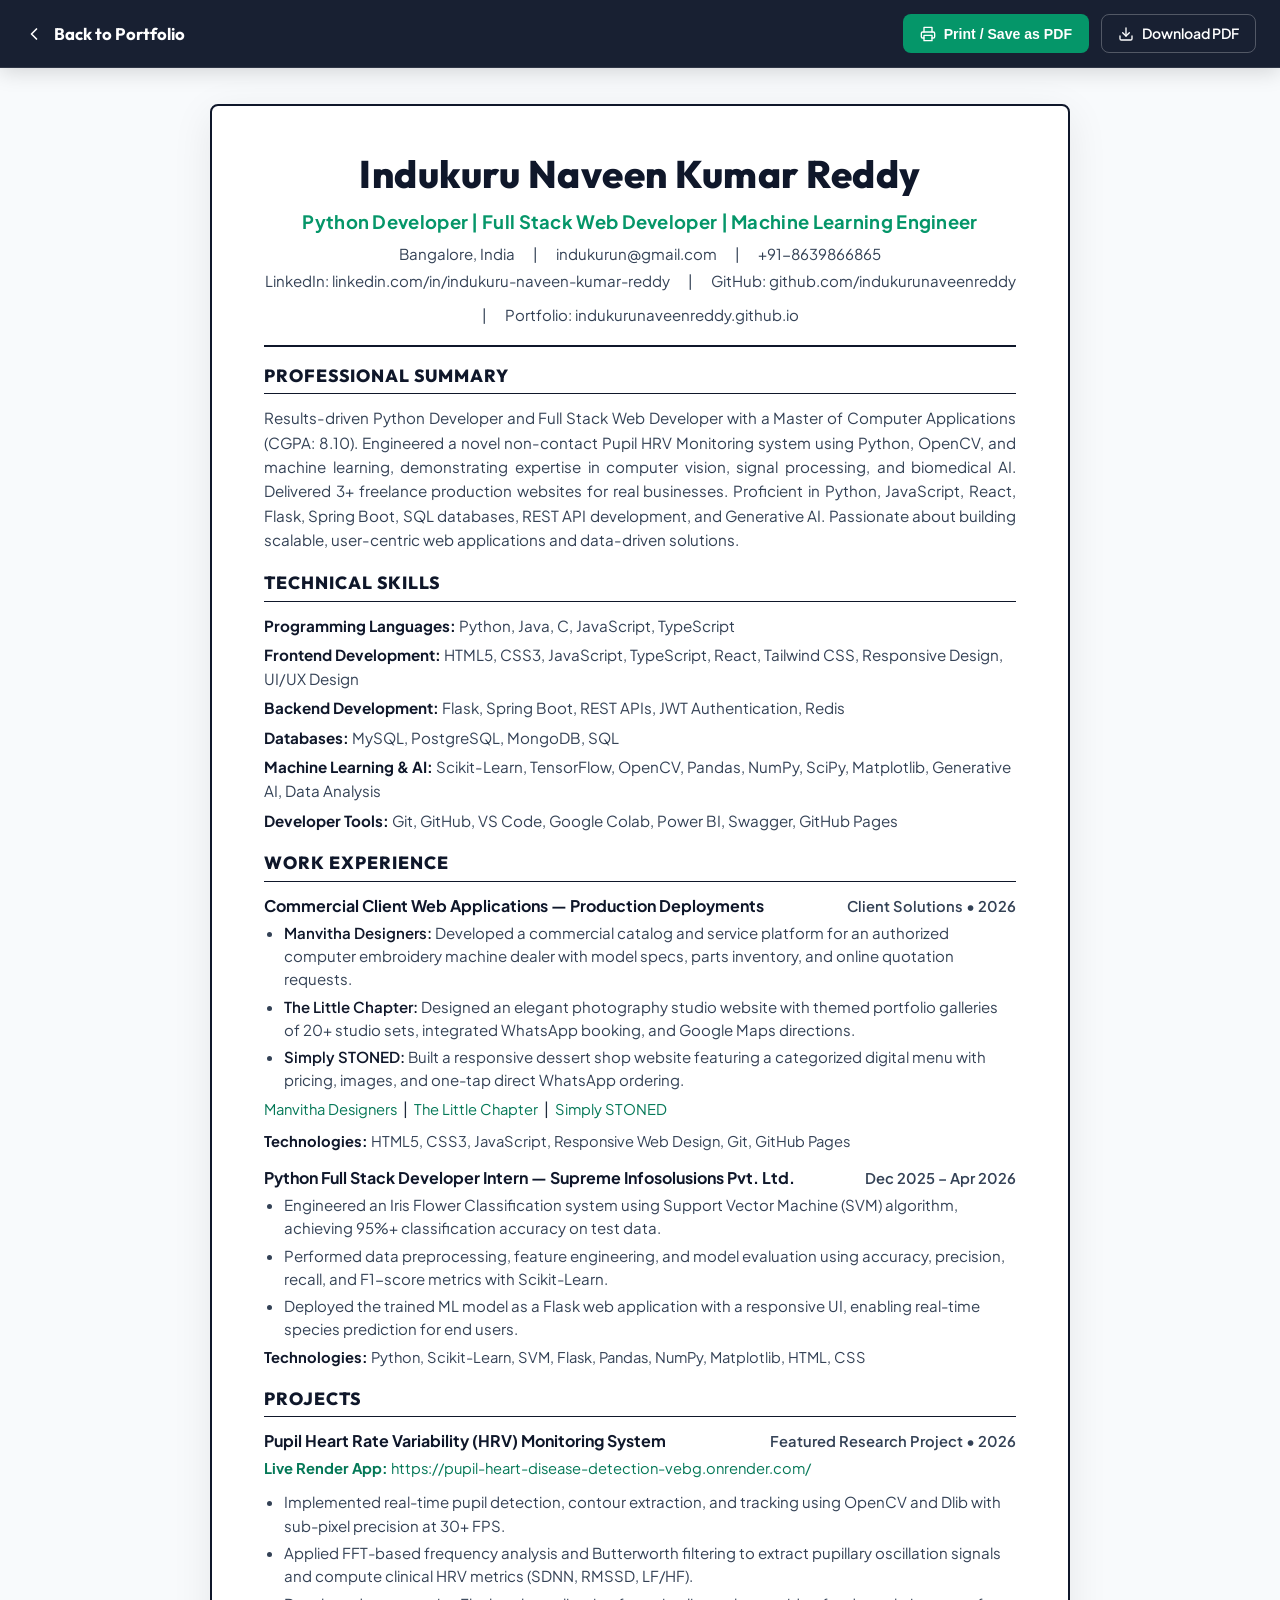
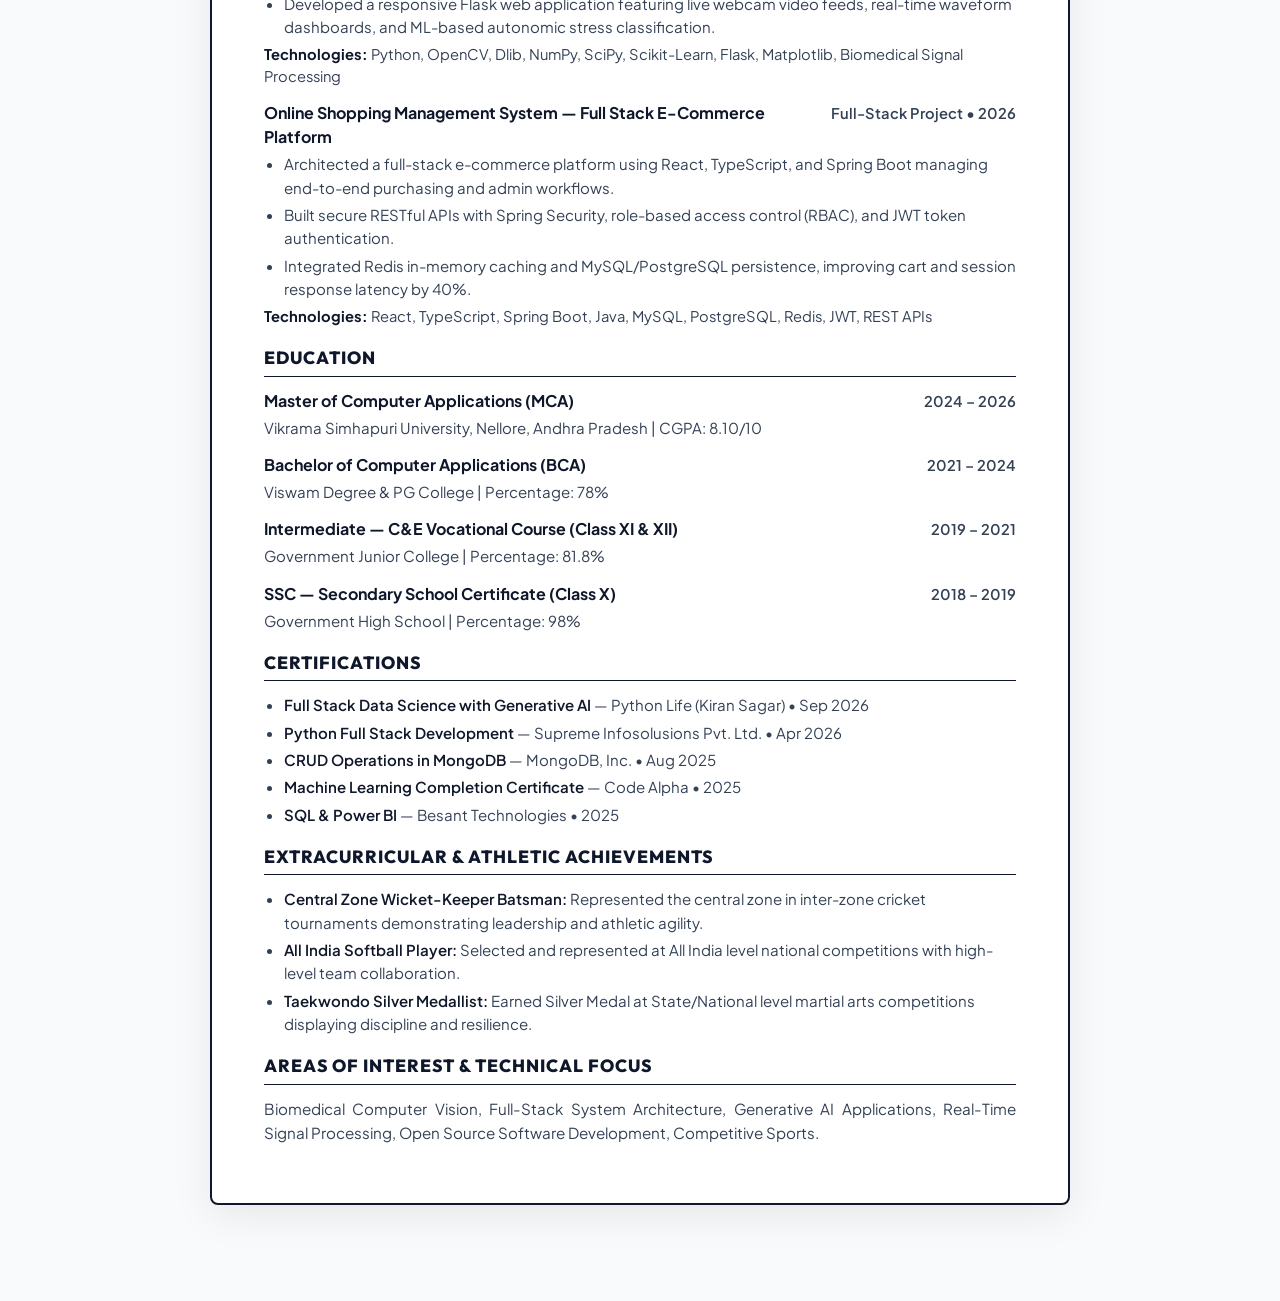
<file: resume.html>
<!DOCTYPE html>
<html lang="en">
<head>
  <meta charset="UTF-8">
  <meta name="viewport" content="width=device-width, initial-scale=1.0">
  <title>Indukuru Naveen Kumar Reddy | Resume - Python Developer | Full Stack Web Developer</title>
  <meta name="description" content="ATS-Optimized Resume of Indukuru Naveen Kumar Reddy - Python Developer, Full Stack Web Developer, Machine Learning Engineer, MCA (8.10 CGPA).">
  <link rel="preconnect" href="https://fonts.googleapis.com">
  <link rel="preconnect" href="https://fonts.gstatic.com" crossorigin>
  <link href="https://fonts.googleapis.com/css2?family=Outfit:wght@500;600;700;800&family=Plus+Jakarta+Sans:wght@400;500;600;700&display=swap" rel="stylesheet">
  <style>
    :root {
      --primary: #0f172a;
      --secondary: #334155;
      --accent: #059669;
      --accent-dark: #047857;
      --border: #e2e8f0;
      --bg: #f8fafc;
      --card-bg: #ffffff;
      --text: #1e293b;
      --text-muted: #64748b;
    }

    * {
      box-sizing: border-box;
      margin: 0;
      padding: 0;
    }

    body {
      font-family: 'Plus Jakarta Sans', -apple-system, BlinkMacSystemFont, 'Segoe UI', Roboto, sans-serif;
      background: var(--bg);
      color: var(--text);
      line-height: 1.5;
      padding-bottom: 60px;
      -webkit-font-smoothing: antialiased;
    }

    /* Top Control Bar */
    .action-bar {
      position: sticky;
      top: 0;
      z-index: 100;
      background: rgba(15, 23, 42, 0.96);
      backdrop-filter: blur(12px);
      color: #ffffff;
      padding: 14px 24px;
      display: flex;
      justify-content: space-between;
      align-items: center;
      border-bottom: 1px solid rgba(255, 255, 255, 0.1);
      box-shadow: 0 4px 20px rgba(0, 0, 0, 0.15);
    }

    .brand-link {
      display: flex;
      align-items: center;
      gap: 10px;
      color: #ffffff;
      text-decoration: none;
      font-family: 'Outfit', sans-serif;
      font-weight: 700;
      font-size: 1.05rem;
    }

    .brand-link:hover {
      color: #34d399;
    }

    .action-btns {
      display: flex;
      gap: 12px;
    }

    .btn {
      display: inline-flex;
      align-items: center;
      gap: 8px;
      padding: 8px 16px;
      border-radius: 8px;
      font-size: 0.88rem;
      font-weight: 600;
      cursor: pointer;
      text-decoration: none;
      transition: all 0.2s ease;
      border: 1px solid transparent;
    }

    .btn-primary {
      background: #059669;
      color: #ffffff;
    }

    .btn-primary:hover {
      background: #047857;
      box-shadow: 0 4px 12px rgba(5, 150, 105, 0.35);
    }

    .btn-outline {
      background: transparent;
      border-color: rgba(255, 255, 255, 0.25);
      color: #ffffff;
    }

    .btn-outline:hover {
      background: rgba(255, 255, 255, 0.1);
      border-color: #ffffff;
    }

    /* Resume Document Wrapper (Formal Bordered Format) */
    .resume-wrapper {
      max-width: 860px;
      margin: 36px auto;
      background: var(--card-bg);
      padding: 40px 52px;
      border-radius: 8px;
      box-shadow: 0 10px 40px rgba(0, 0, 0, 0.08);
      border: 2px solid var(--primary);
    }

    /* Resume Header */
    .resume-header {
      border-bottom: 2px solid var(--primary);
      padding-bottom: 14px;
      margin-bottom: 16px;
      text-align: center;
    }

    .resume-name {
      font-family: 'Outfit', sans-serif;
      font-size: 2.4rem;
      font-weight: 800;
      color: var(--primary);
      letter-spacing: 0.5px;
      margin-bottom: 4px;
    }

    .resume-title-sub {
      font-size: 1.15rem;
      color: var(--accent);
      font-weight: 700;
      margin-bottom: 8px;
      letter-spacing: 0.3px;
    }

    .contact-line {
      display: flex;
      flex-wrap: wrap;
      justify-content: center;
      gap: 12px 18px;
      font-size: 0.94rem;
      color: var(--secondary);
      margin-bottom: 4px;
    }

    .contact-line a {
      color: var(--secondary);
      text-decoration: none;
    }

    .contact-line a:hover {
      color: var(--accent);
      text-decoration: underline;
    }

    /* Section Styling */
    .section {
      margin-bottom: 18px;
    }

    .section-title {
      font-family: 'Outfit', sans-serif;
      font-size: 1.1rem;
      font-weight: 800;
      color: var(--primary);
      text-transform: uppercase;
      letter-spacing: 1px;
      border-bottom: 1.5px solid var(--primary);
      padding-bottom: 4px;
      margin-bottom: 12px;
    }

    .objective-text {
      font-size: 0.95rem;
      color: var(--secondary);
      text-align: justify;
      line-height: 1.6;
    }

    /* Skills Grid */
    .skill-row {
      margin-bottom: 6px;
      font-size: 0.95rem;
      line-height: 1.55;
    }

    .skill-row strong {
      color: var(--primary);
      font-weight: 700;
    }

    .skill-row span {
      color: var(--secondary);
    }

    /* Item Blocks */
    .item-block {
      margin-bottom: 14px;
    }

    .item-block:last-child {
      margin-bottom: 0;
    }

    .item-header-row {
      display: flex;
      justify-content: space-between;
      align-items: baseline;
      font-size: 1rem;
      margin-bottom: 3px;
    }

    .item-header-row strong {
      color: var(--primary);
      font-weight: 700;
    }

    .item-header-row span {
      font-size: 0.92rem;
      font-weight: 600;
      color: var(--secondary);
      white-space: nowrap;
    }

    .item-sub-desc {
      font-size: 0.94rem;
      color: var(--secondary);
      margin-bottom: 5px;
      line-height: 1.55;
    }

    .item-sub-link {
      font-size: 0.92rem;
      color: var(--accent-dark);
      text-decoration: none;
      word-break: break-all;
      display: inline-block;
      margin-bottom: 5px;
    }

    .item-sub-link:hover {
      text-decoration: underline;
    }

    /* Bullet List */
    .bullet-list {
      list-style-type: disc;
      padding-left: 20px;
    }

    .bullet-list li {
      font-size: 0.94rem;
      color: var(--secondary);
      line-height: 1.55;
      margin-bottom: 4px;
    }

    .bullet-list li strong {
      color: var(--primary);
      font-weight: 600;
    }

    .technologies-line {
      font-size: 0.92rem;
      color: var(--secondary);
      margin-top: 5px;
    }

    .technologies-line strong {
      color: var(--primary);
    }

    /* Print Optimization - Strictly Formatted for 3 Pages */
    @page {
      size: A4 portrait;
      margin: 8mm 10mm;
    }

    @media print {
      html, body {
        background: #ffffff !important;
        padding: 0 !important;
        margin: 0 !important;
        color: #000000 !important;
        font-size: 10.5pt;
        line-height: 1.5;
      }

      .action-bar {
        display: none !important;
      }

      .resume-wrapper {
        margin: 0 !important;
        padding: 16px 22px !important;
        box-shadow: none !important;
        border: 2px solid #000000 !important;
        border-radius: 0 !important;
        max-width: 100% !important;
        -webkit-box-decoration-break: clone !important;
        box-decoration-break: clone !important;
      }

      .resume-header {
        border-bottom: 1.5px solid #000;
        padding-bottom: 10px;
        margin-bottom: 14px;
      }

      .resume-name {
        font-size: 2.1rem;
        margin-bottom: 3px;
      }

      .resume-title-sub {
        font-size: 1.1rem;
        margin-bottom: 6px;
        color: #000;
      }

      .contact-line {
        font-size: 9.2pt;
        gap: 8px 16px;
        margin-bottom: 3px;
        color: #333;
      }

      .section {
        margin-bottom: 14px;
      }

      .section-title {
        font-size: 1.05rem;
        border-bottom: 1.5px solid #000;
        padding-bottom: 3px;
        margin-bottom: 9px;
        color: #000;
      }

      .objective-text {
        font-size: 9.8pt;
        line-height: 1.5;
        color: #222;
      }

      .skill-row {
        font-size: 9.8pt;
        margin-bottom: 5px;
        line-height: 1.48;
      }

      .item-block {
        margin-bottom: 12px;
        break-inside: avoid;
        page-break-inside: avoid;
      }

      .item-header-row {
        font-size: 10.2pt;
        margin-bottom: 2px;
      }

      .item-header-row strong {
        color: #000;
      }

      .item-header-row span {
        font-size: 9.4pt;
        color: #444;
      }

      .item-sub-desc {
        font-size: 9.6pt;
        margin-bottom: 4px;
        line-height: 1.48;
        color: #333;
      }

      .item-sub-link {
        font-size: 9.2pt;
        margin-bottom: 4px;
      }

      .bullet-list {
        padding-left: 20px;
      }

      .bullet-list li {
        font-size: 9.6pt;
        line-height: 1.48;
        margin-bottom: 3px;
        color: #222;
      }

      .technologies-line {
        font-size: 9.2pt;
        margin-top: 4px;
        color: #333;
      }

      /* Force Clean Page Boundaries */
      .page-break {
        break-before: page;
        page-break-before: always;
      }

      a {
        text-decoration: none;
        color: inherit !important;
      }
    }

    @media (max-width: 768px) {
      .resume-wrapper {
        margin: 16px;
        padding: 28px 20px;
      }

      .resume-name {
        font-size: 1.7rem;
      }

      .item-header-row {
        flex-direction: column;
        align-items: flex-start;
      }

      .action-bar {
        padding: 12px 16px;
      }
    }
  </style>
</head>
<body>

  <!-- Top Action Bar -->
  <header class="action-bar">
    <a href="index.html" class="brand-link">
      <svg width="20" height="20" viewBox="0 0 24 24" fill="none" stroke="currentColor" stroke-width="2" stroke-linecap="round" stroke-linejoin="round"><path d="m15 18-6-6 6-6"/></svg>
      <span>Back to Portfolio</span>
    </a>
    <div class="action-btns">
      <button class="btn btn-primary" onclick="window.print()">
        <svg width="16" height="16" viewBox="0 0 24 24" fill="none" stroke="currentColor" stroke-width="2" stroke-linecap="round" stroke-linejoin="round"><polyline points="6 9 6 2 18 2 18 9"></polyline><path d="M6 18H4a2 2 0 0 1-2-2v-5a2 2 0 0 1 2-2h16a2 2 0 0 1 2 2v5a2 2 0 0 1-2 2h-2"></path><rect x="6" y="14" width="12" height="8"></rect></svg>
        <span>Print / Save as PDF</span>
      </button>
      <a href="assets/Indukuru_Naveen_Kumar_Reddy_Resume.pdf" download="Indukuru_Naveen_Kumar_Reddy_Resume.pdf" class="btn btn-outline">
        <svg width="16" height="16" viewBox="0 0 24 24" fill="none" stroke="currentColor" stroke-width="2" stroke-linecap="round" stroke-linejoin="round"><path d="M21 15v4a2 2 0 0 1-2 2H5a2 2 0 0 1-2-2v-4"></path><polyline points="7 10 12 15 17 10"></polyline><line x1="12" y1="15" x2="12" y2="3"></line></svg>
        <span>Download PDF</span>
      </a>
    </div>
  </header>

  <!-- Document Sheet -->
  <main class="resume-wrapper">

    <!-- Header Section -->
    <header class="resume-header">
      <h1 class="resume-name">Indukuru Naveen Kumar Reddy</h1>
      <div class="resume-title-sub">Python Developer | Full Stack Web Developer | Machine Learning Engineer</div>
      <div class="contact-line">
        <span>Bangalore, India</span>
        <span>|</span>
        <span><a href="mailto:indukurun@gmail.com">indukurun@gmail.com</a></span>
        <span>|</span>
        <span><a href="tel:+918639866865">+91-8639866865</a></span>
      </div>
      <div class="contact-line">
        <span>LinkedIn: <a href="https://www.linkedin.com/in/indukuru-naveen-kumar-reddy-1197482a6" target="_blank" rel="noopener noreferrer">linkedin.com/in/indukuru-naveen-kumar-reddy</a></span>
        <span>|</span>
        <span>GitHub: <a href="https://github.com/indukurunaveenreddy" target="_blank" rel="noopener noreferrer">github.com/indukurunaveenreddy</a></span>
        <span>|</span>
        <span>Portfolio: <a href="https://indukurunaveenreddy.github.io/IndukuruNaveenKumarReddy/" target="_blank" rel="noopener noreferrer">indukurunaveenreddy.github.io</a></span>
      </div>
    </header>

    <!-- PROFESSIONAL SUMMARY -->
    <section class="section">
      <h2 class="section-title">PROFESSIONAL SUMMARY</h2>
      <p class="objective-text">
        Results-driven Python Developer and Full Stack Web Developer with a Master of Computer Applications (CGPA: 8.10). Engineered a novel non-contact Pupil HRV Monitoring system using Python, OpenCV, and machine learning, demonstrating expertise in computer vision, signal processing, and biomedical AI. Delivered 3+ freelance production websites for real businesses. Proficient in Python, JavaScript, React, Flask, Spring Boot, SQL databases, REST API development, and Generative AI. Passionate about building scalable, user-centric web applications and data-driven solutions.
      </p>
    </section>

    <!-- TECHNICAL SKILLS -->
    <section class="section">
      <h2 class="section-title">TECHNICAL SKILLS</h2>
      <div class="skill-row">
        <strong>Programming Languages:</strong> <span>Python, Java, C, JavaScript, TypeScript</span>
      </div>
      <div class="skill-row">
        <strong>Frontend Development:</strong> <span>HTML5, CSS3, JavaScript, TypeScript, React, Tailwind CSS, Responsive Design, UI/UX Design</span>
      </div>
      <div class="skill-row">
        <strong>Backend Development:</strong> <span>Flask, Spring Boot, REST APIs, JWT Authentication, Redis</span>
      </div>
      <div class="skill-row">
        <strong>Databases:</strong> <span>MySQL, PostgreSQL, MongoDB, SQL</span>
      </div>
      <div class="skill-row">
        <strong>Machine Learning &amp; AI:</strong> <span>Scikit-Learn, TensorFlow, OpenCV, Pandas, NumPy, SciPy, Matplotlib, Generative AI, Data Analysis</span>
      </div>
      <div class="skill-row">
        <strong>Developer Tools:</strong> <span>Git, GitHub, VS Code, Google Colab, Power BI, Swagger, GitHub Pages</span>
      </div>
    </section>

    <!-- WORK EXPERIENCE -->
    <section class="section">
      <h2 class="section-title">WORK EXPERIENCE</h2>

      <div class="item-block">
        <div class="item-header-row">
          <strong>Commercial Client Web Applications — Production Deployments</strong>
          <span>Client Solutions &bull; 2026</span>
        </div>
        <ul class="bullet-list">
          <li><strong>Manvitha Designers:</strong> Developed a commercial catalog and service platform for an authorized computer embroidery machine dealer with model specs, parts inventory, and online quotation requests.</li>
          <li><strong>The Little Chapter:</strong> Designed an elegant photography studio website with themed portfolio galleries of 20+ studio sets, integrated WhatsApp booking, and Google Maps directions.</li>
          <li><strong>Simply STONED:</strong> Built a responsive dessert shop website featuring a categorized digital menu with pricing, images, and one-tap direct WhatsApp ordering.</li>
        </ul>
        <div style="margin-top: 5px;">
          <a href="https://indukurunaveenreddy.github.io/manvitha-designers/" target="_blank" rel="noopener noreferrer" class="item-sub-link">Manvitha Designers</a>
          &nbsp;|&nbsp;
          <a href="https://thelittlechapter.github.io/thelittlechapter/" target="_blank" rel="noopener noreferrer" class="item-sub-link">The Little Chapter</a>
          &nbsp;|&nbsp;
          <a href="https://indukurunaveenreddy.github.io/simply-stoned/" target="_blank" rel="noopener noreferrer" class="item-sub-link">Simply STONED</a>
        </div>
        <div class="technologies-line"><strong>Technologies:</strong> HTML5, CSS3, JavaScript, Responsive Web Design, Git, GitHub Pages</div>
      </div>

      <div class="item-block">
        <div class="item-header-row">
          <strong>Python Full Stack Developer Intern — Supreme Infosolusions Pvt. Ltd.</strong>
          <span>Dec 2025 – Apr 2026</span>
        </div>
        <ul class="bullet-list">
          <li>Engineered an Iris Flower Classification system using Support Vector Machine (SVM) algorithm, achieving 95%+ classification accuracy on test data.</li>
          <li>Performed data preprocessing, feature engineering, and model evaluation using accuracy, precision, recall, and F1-score metrics with Scikit-Learn.</li>
          <li>Deployed the trained ML model as a Flask web application with a responsive UI, enabling real-time species prediction for end users.</li>
        </ul>
        <div class="technologies-line"><strong>Technologies:</strong> Python, Scikit-Learn, SVM, Flask, Pandas, NumPy, Matplotlib, HTML, CSS</div>
      </div>
    </section>

    <!-- PROJECTS (Page 2 Start) -->
    <section class="section page-break">
      <h2 class="section-title">PROJECTS</h2>

      <div class="item-block">
        <div class="item-header-row">
          <strong>Pupil Heart Rate Variability (HRV) Monitoring System</strong>
          <span>Featured Research Project &bull; 2026</span>
        </div>
        <div style="margin: 2px 0 6px;">
          <a href="https://pupil-heart-disease-detection-vebg.onrender.com/" target="_blank" rel="noopener noreferrer" class="item-sub-link"><strong>Live Render App:</strong> https://pupil-heart-disease-detection-vebg.onrender.com/</a>
        </div>
        <ul class="bullet-list">
          <li>Implemented real-time pupil detection, contour extraction, and tracking using OpenCV and Dlib with sub-pixel precision at 30+ FPS.</li>
          <li>Applied FFT-based frequency analysis and Butterworth filtering to extract pupillary oscillation signals and compute clinical HRV metrics (SDNN, RMSSD, LF/HF).</li>
          <li>Developed a responsive Flask web application featuring live webcam video feeds, real-time waveform dashboards, and ML-based autonomic stress classification.</li>
        </ul>
        <div class="technologies-line"><strong>Technologies:</strong> Python, OpenCV, Dlib, NumPy, SciPy, Scikit-Learn, Flask, Matplotlib, Biomedical Signal Processing</div>
      </div>

      <div class="item-block">
        <div class="item-header-row">
          <strong>Online Shopping Management System — Full Stack E-Commerce Platform</strong>
          <span>Full-Stack Project &bull; 2026</span>
        </div>
        <ul class="bullet-list">
          <li>Architected a full-stack e-commerce platform using React, TypeScript, and Spring Boot managing end-to-end purchasing and admin workflows.</li>
          <li>Built secure RESTful APIs with Spring Security, role-based access control (RBAC), and JWT token authentication.</li>
          <li>Integrated Redis in-memory caching and MySQL/PostgreSQL persistence, improving cart and session response latency by 40%.</li>
        </ul>
        <div class="technologies-line"><strong>Technologies:</strong> React, TypeScript, Spring Boot, Java, MySQL, PostgreSQL, Redis, JWT, REST APIs</div>
      </div>
    </section>

    <!-- EDUCATION (Page 3 Start) -->
    <section class="section page-break">
      <h2 class="section-title">EDUCATION</h2>
      
      <div class="item-block">
        <div class="item-header-row">
          <strong>Master of Computer Applications (MCA)</strong>
          <span>2024 – 2026</span>
        </div>
        <div class="item-sub-desc">Vikrama Simhapuri University, Nellore, Andhra Pradesh | CGPA: 8.10/10</div>
      </div>

      <div class="item-block">
        <div class="item-header-row">
          <strong>Bachelor of Computer Applications (BCA)</strong>
          <span>2021 – 2024</span>
        </div>
        <div class="item-sub-desc">Viswam Degree &amp; PG College | Percentage: 78%</div>
      </div>

      <div class="item-block">
        <div class="item-header-row">
          <strong>Intermediate — C&amp;E Vocational Course (Class XI &amp; XII)</strong>
          <span>2019 – 2021</span>
        </div>
        <div class="item-sub-desc">Government Junior College | Percentage: 81.8%</div>
      </div>

      <div class="item-block">
        <div class="item-header-row">
          <strong>SSC — Secondary School Certificate (Class X)</strong>
          <span>2018 – 2019</span>
        </div>
        <div class="item-sub-desc">Government High School | Percentage: 98%</div>
      </div>
    </section>

    <!-- CERTIFICATIONS -->
    <section class="section">
      <h2 class="section-title">CERTIFICATIONS</h2>
      <ul class="bullet-list">
        <li><strong>Full Stack Data Science with Generative AI</strong> — Python Life (Kiran Sagar) &bull; Sep 2026</li>
        <li><strong>Python Full Stack Development</strong> — Supreme Infosolusions Pvt. Ltd. &bull; Apr 2026</li>
        <li><strong>CRUD Operations in MongoDB</strong> — MongoDB, Inc. &bull; Aug 2025</li>
        <li><strong>Machine Learning Completion Certificate</strong> — Code Alpha &bull; 2025</li>
        <li><strong>SQL &amp; Power BI</strong> — Besant Technologies &bull; 2025</li>
      </ul>
    </section>

    <!-- EXTRACURRICULAR & ATHLETIC ACHIEVEMENTS -->
    <section class="section">
      <h2 class="section-title">EXTRACURRICULAR &amp; ATHLETIC ACHIEVEMENTS</h2>
      <ul class="bullet-list">
        <li><strong>Central Zone Wicket-Keeper Batsman:</strong> Represented the central zone in inter-zone cricket tournaments demonstrating leadership and athletic agility.</li>
        <li><strong>All India Softball Player:</strong> Selected and represented at All India level national competitions with high-level team collaboration.</li>
        <li><strong>Taekwondo Silver Medallist:</strong> Earned Silver Medal at State/National level martial arts competitions displaying discipline and resilience.</li>
      </ul>
    </section>

    <!-- AREAS OF INTEREST & TECHNICAL FOCUS -->
    <section class="section">
      <h2 class="section-title">AREAS OF INTEREST &amp; TECHNICAL FOCUS</h2>
      <p class="objective-text">
        Biomedical Computer Vision, Full-Stack System Architecture, Generative AI Applications, Real-Time Signal Processing, Open Source Software Development, Competitive Sports.
      </p>
    </section>

  </main>

</body>
</html>
</file>
<file: style.css>
/* ==========================================================================
   INDUKURU NAVEEN KUMAR REDDY - PORTFOLIO STYLESHEET
   Modern Glassmorphism, Micro-Animations & Dark/Light System
   ========================================================================== */

:root {
  /* Color Tokens - Cyber Emerald & Aurora Theme (Default) */
  --bg-primary: #050811;
  --bg-secondary: #0b1120;
  --bg-tertiary: #111b30;
  --bg-card: rgba(11, 18, 34, 0.8);
  --bg-card-hover: rgba(18, 29, 54, 0.92);
  --border-color: rgba(255, 255, 255, 0.085);
  --border-glow: rgba(16, 185, 129, 0.4);

  --text-primary: #f8fafc;
  --text-secondary: #94a3b8;
  --text-muted: #64748b;

  --accent-cyan: #06b6d4;
  --accent-blue: #38bdf8;
  --accent-indigo: #6366f1;
  --accent-purple: #a855f7;
  --accent-emerald: #10b981;
  --accent-teal: #14b8a6;
  --accent-amber: #f59e0b;

  --gradient-primary: linear-gradient(135deg, #10b981 0%, #06b6d4 50%, #8b5cf6 100%);
  --gradient-accent: linear-gradient(135deg, #10b981 0%, #06b6d4 100%);
  --gradient-glow: radial-gradient(circle, rgba(16, 185, 129, 0.2) 0%, transparent 70%);

  --shadow-sm: 0 2px 8px rgba(0, 0, 0, 0.32);
  --shadow-md: 0 8px 26px rgba(0, 0, 0, 0.42);
  --shadow-lg: 0 16px 44px rgba(0, 0, 0, 0.6);
  --shadow-glow: 0 0 35px rgba(16, 185, 129, 0.28);

  --font-sans: 'Plus Jakarta Sans', -apple-system, BlinkMacSystemFont, 'Segoe UI', Roboto, sans-serif;
  --font-heading: 'Outfit', sans-serif;
  --font-mono: 'Fira Code', monospace;

  --radius-sm: 8px;
  --radius-md: 14px;
  --radius-lg: 20px;
  --radius-full: 9999px;

  --transition-fast: 0.18s cubic-bezier(0.4, 0, 0.2, 1);
  --transition-normal: 0.28s cubic-bezier(0.4, 0, 0.2, 1);
  --transition-slow: 0.45s cubic-bezier(0.16, 1, 0.3, 1);

  color-scheme: dark;
}

[data-theme="light"] {
  --bg-primary: #f0fdf4;
  --bg-secondary: #e6f7ef;
  --bg-tertiary: #d1fae5;
  --bg-card: rgba(255, 255, 255, 0.92);
  --bg-card-hover: rgba(255, 255, 255, 0.99);
  --border-color: rgba(16, 185, 129, 0.18);
  --border-glow: rgba(16, 185, 129, 0.35);

  --text-primary: #064e3b;
  --text-secondary: #166534;
  --text-muted: #64748b;

  --shadow-sm: 0 2px 8px rgba(5, 150, 105, 0.08);
  --shadow-md: 0 8px 24px rgba(5, 150, 105, 0.12);
  --shadow-lg: 0 16px 40px rgba(5, 150, 105, 0.16);
  --shadow-glow: 0 0 30px rgba(16, 185, 129, 0.22);

  color-scheme: light;
}

/* ==========================================================================
   RESET & BASE
   ========================================================================== */
*,
*::before,
*::after {
  box-sizing: border-box;
  margin: 0;
  padding: 0;
}

html {
  scroll-behavior: smooth;
  scroll-padding-top: 80px;
  font-size: 16px;
}

body {
  font-family: var(--font-sans);
  background-color: var(--bg-primary);
  color: var(--text-primary);
  line-height: 1.65;
  min-height: 100vh;
  overflow-x: hidden;
  position: relative;
  transition: background-color var(--transition-normal), color var(--transition-normal);
  -webkit-font-smoothing: antialiased;
}

/* Background Visuals */
.ambient-glow {
  position: fixed;
  width: 600px;
  height: 600px;
  border-radius: 50%;
  pointer-events: none;
  z-index: -2;
  filter: blur(140px);
  opacity: 0.45;
  transition: opacity var(--transition-slow);
}

.glow-1 {
  top: -150px;
  left: -100px;
  background: radial-gradient(circle, #10b981, transparent 70%);
  opacity: 0.35;
}

.glow-2 {
  bottom: 10%;
  right: -150px;
  background: radial-gradient(circle, #06b6d4, transparent 70%);
  opacity: 0.35;
}

.bg-grid-overlay {
  position: fixed;
  inset: 0;
  background-image: linear-gradient(to right, var(--border-color) 1px, transparent 1px),
    linear-gradient(to bottom, var(--border-color) 1px, transparent 1px);
  background-size: 48px 48px;
  pointer-events: none;
  z-index: -1;
  opacity: 0.35;
  mask-image: radial-gradient(ellipse 65% 50% at 50% 30%, black 70%, transparent 100%);
  -webkit-mask-image: radial-gradient(ellipse 65% 50% at 50% 30%, black 70%, transparent 100%);
}

/* Typography Helpers */
h1,
h2,
h3,
h4,
h5,
h6 {
  font-family: var(--font-heading);
  color: var(--text-primary);
  line-height: 1.25;
  font-weight: 700;
}

a {
  color: inherit;
  text-decoration: none;
  transition: color var(--transition-fast);
}

img {
  max-width: 100%;
  display: block;
}

.container {
  width: 100%;
  max-width: 1220px;
  margin-inline: auto;
  padding-inline: 24px;
}

.gradient-text {
  background: var(--gradient-primary);
  -webkit-background-clip: text;
  -webkit-text-fill-color: transparent;
  display: inline-block;
}

/* ==========================================================================
   BUTTONS & UI COMPONENTS
   ========================================================================== */
.btn {
  display: inline-flex;
  align-items: center;
  justify-content: center;
  gap: 8px;
  padding: 12px 22px;
  font-family: var(--font-sans);
  font-size: 0.95rem;
  font-weight: 600;
  border-radius: var(--radius-md);
  border: 1px solid transparent;
  cursor: pointer;
  transition: all var(--transition-normal);
  text-decoration: none;
  white-space: nowrap;
}

.btn-sm {
  padding: 8px 16px;
  font-size: 0.85rem;
  border-radius: var(--radius-sm);
}

.btn-primary {
  background: var(--gradient-primary);
  color: #ffffff;
  box-shadow: 0 4px 18px rgba(16, 185, 129, 0.35);
}

.btn-primary:hover {
  transform: translateY(-2px);
  box-shadow: 0 6px 24px rgba(16, 185, 129, 0.55);
  color: #ffffff;
}

.btn-accent {
  background: var(--gradient-accent);
  color: #ffffff;
  box-shadow: 0 4px 18px rgba(6, 182, 212, 0.35);
}

.btn-accent:hover {
  transform: translateY(-2px);
  box-shadow: 0 6px 24px rgba(6, 182, 212, 0.55);
  color: #ffffff;
}

.btn-outline {
  background: transparent;
  border-color: var(--border-glow);
  color: var(--text-primary);
}

.btn-outline:hover {
  background: rgba(16, 185, 129, 0.12);
  border-color: var(--accent-emerald);
  color: var(--accent-emerald);
  transform: translateY(-2px);
}

.btn-glass {
  background: var(--bg-card);
  backdrop-filter: blur(12px);
  border-color: var(--border-color);
  color: var(--text-primary);
}

.btn-glass:hover {
  background: var(--bg-card-hover);
  border-color: var(--text-secondary);
  transform: translateY(-2px);
}

.btn-block {
  width: 100%;
}

.icon-btn {
  display: inline-flex;
  align-items: center;
  justify-content: center;
  width: 40px;
  height: 40px;
  border-radius: var(--radius-md);
  background: var(--bg-card);
  border: 1px solid var(--border-color);
  color: var(--text-primary);
  cursor: pointer;
  transition: all var(--transition-fast);
}

.icon-btn:hover {
  background: var(--bg-card-hover);
  border-color: var(--accent-cyan);
  color: var(--accent-cyan);
}

.glass-card {
  background: var(--bg-card);
  backdrop-filter: blur(16px);
  -webkit-backdrop-filter: blur(16px);
  border: 1px solid var(--border-color);
  border-radius: var(--radius-lg);
  padding: 28px;
  box-shadow: var(--shadow-sm);
  transition: all var(--transition-normal);
}

.glass-card:hover {
  border-color: var(--border-glow);
  box-shadow: var(--shadow-md), var(--shadow-glow);
}

/* ==========================================================================
   NAVIGATION BAR
   ========================================================================== */
.navbar {
  position: sticky;
  top: 0;
  width: 100%;
  z-index: 1000;
  backdrop-filter: blur(18px);
  -webkit-backdrop-filter: blur(18px);
  background: rgba(10, 14, 23, 0.8);
  border-bottom: 1px solid var(--border-color);
  transition: all var(--transition-normal);
}

[data-theme="light"] .navbar {
  background: rgba(248, 250, 252, 0.85);
}

.nav-container {
  max-width: 1220px;
  margin-inline: auto;
  padding: 14px 24px;
  display: flex;
  align-items: center;
  justify-content: space-between;
}

.nav-brand {
  display: flex;
  align-items: center;
  gap: 10px;
  font-weight: 700;
  font-size: 1.25rem;
}

.brand-monogram {
  display: inline-flex;
  align-items: center;
  justify-content: center;
  width: 38px;
  height: 38px;
  background: var(--gradient-primary);
  color: #fff;
  border-radius: 10px;
  font-size: 0.9rem;
  letter-spacing: 0.5px;
  box-shadow: 0 4px 14px rgba(99, 102, 241, 0.35);
}

.brand-name {
  font-family: var(--font-heading);
}

.accent-dot {
  color: var(--accent-cyan);
}

.nav-links {
  display: flex;
  align-items: center;
  gap: 22px;
}

.nav-link {
  font-size: 0.92rem;
  font-weight: 500;
  color: var(--text-secondary);
  position: relative;
  padding-block: 4px;
}

.nav-link:hover,
.nav-link.active {
  color: var(--text-primary);
}

.nav-link::after {
  content: '';
  position: absolute;
  bottom: 0;
  left: 0;
  width: 0;
  height: 2px;
  background: var(--gradient-accent);
  transition: width var(--transition-normal);
  border-radius: var(--radius-full);
}

.nav-link:hover::after,
.nav-link.active::after {
  width: 100%;
}

.nav-actions {
  display: flex;
  align-items: center;
  gap: 12px;
}

/* Theme toggle */
.sun-icon {
  display: none;
}

.moon-icon {
  display: block;
}

[data-theme="light"] .sun-icon {
  display: block;
}

[data-theme="light"] .moon-icon {
  display: none;
}

.mobile-only {
  display: none;
}

/* ==========================================================================
   HERO SECTION
   ========================================================================== */
.hero-section {
  padding-top: 60px;
  padding-bottom: 40px;
}

.hero-grid {
  display: grid;
  grid-template-columns: 1.15fr 0.85fr;
  gap: 48px;
  align-items: center;
}

.status-pill {
  display: inline-flex;
  align-items: center;
  gap: 10px;
  padding: 6px 14px;
  background: rgba(16, 185, 129, 0.12);
  border: 1px solid rgba(16, 185, 129, 0.35);
  border-radius: var(--radius-full);
  color: #34d399;
  font-size: 0.85rem;
  font-weight: 600;
  margin-bottom: 20px;
}

.pulsing-dot {
  width: 8px;
  height: 8px;
  background: #10b981;
  border-radius: 50%;
  box-shadow: 0 0 10px #10b981;
  animation: pulseDot 2s infinite ease-in-out;
}

@keyframes pulseDot {

  0%,
  100% {
    transform: scale(1);
    opacity: 1;
  }

  50% {
    transform: scale(1.4);
    opacity: 0.5;
  }
}

.hero-title {
  font-size: 3.1rem;
  font-weight: 800;
  letter-spacing: -0.02em;
  margin-bottom: 12px;
  line-height: 1.15;
}

.dynamic-roles {
  display: flex;
  align-items: center;
  gap: 8px;
  font-size: 1.25rem;
  font-family: var(--font-heading);
  margin-bottom: 22px;
  color: var(--text-secondary);
}

.role-text {
  color: var(--accent-cyan);
  font-weight: 700;
  border-bottom: 2px solid var(--accent-cyan);
  min-height: 32px;
  display: inline-block;
}

.hero-description {
  font-size: 1.05rem;
  color: var(--text-secondary);
  margin-bottom: 30px;
  max-width: 600px;
}

.hero-description strong {
  color: var(--text-primary);
  font-weight: 600;
}

.hero-cta-group {
  display: flex;
  flex-wrap: wrap;
  gap: 14px;
  margin-bottom: 32px;
}

.hero-social-strip {
  display: flex;
  flex-wrap: wrap;
  gap: 12px;
  align-items: center;
}

.social-pill {
  display: inline-flex;
  align-items: center;
  gap: 8px;
  padding: 8px 14px;
  background: var(--bg-card);
  border: 1px solid var(--border-color);
  border-radius: var(--radius-full);
  font-size: 0.85rem;
  color: var(--text-secondary);
  transition: all var(--transition-fast);
}

.social-pill:hover {
  background: var(--bg-card-hover);
  color: var(--accent-cyan);
  border-color: var(--accent-cyan);
  transform: translateY(-2px);
}

.copyable-pill {
  cursor: pointer;
  position: relative;
}

.copy-badge {
  font-size: 0.7rem;
  padding: 2px 6px;
  border-radius: var(--radius-full);
  background: var(--bg-tertiary);
  color: var(--text-muted);
}

/* Avatar Card */
.hero-visual {
  position: relative;
  display: flex;
  justify-content: center;
}

.avatar-card-wrapper {
  position: relative;
  width: 100%;
  max-width: 420px;
}

.avatar-glow-ring {
  position: absolute;
  inset: -10px;
  background: var(--gradient-primary);
  border-radius: 28px;
  filter: blur(25px);
  opacity: 0.45;
  z-index: 0;
  animation: glowPulse 6s infinite alternate ease-in-out;
}

@keyframes glowPulse {
  0% {
    transform: scale(0.96);
    opacity: 0.35;
  }

  100% {
    transform: scale(1.04);
    opacity: 0.6;
  }
}

.avatar-card {
  position: relative;
  z-index: 1;
  background: var(--bg-card);
  backdrop-filter: blur(20px);
  border: 1px solid var(--border-glow);
  border-radius: 26px;
  padding: 16px;
  box-shadow: var(--shadow-lg);
}

.avatar-img-frame {
  width: 100%;
  border-radius: 18px;
  overflow: hidden;
  position: relative;
  aspect-ratio: 4 / 5;
  background: #0f172a;
}

.avatar-img {
  width: 100%;
  height: 100%;
  object-fit: cover;
  object-position: center top;
  transition: transform var(--transition-slow);
}

.avatar-card:hover .avatar-img {
  transform: scale(1.03);
}

/* Floating chips */
.avatar-badge-grid {
  position: absolute;
  inset: 0;
  pointer-events: none;
}

.floating-chip {
  position: absolute;
  display: flex;
  align-items: center;
  gap: 10px;
  padding: 8px 14px;
  background: rgba(15, 23, 42, 0.85);
  backdrop-filter: blur(12px);
  border: 1px solid var(--border-glow);
  border-radius: var(--radius-md);
  box-shadow: var(--shadow-md);
  pointer-events: auto;
  animation: floatChip 4s infinite alternate ease-in-out;
}

[data-theme="light"] .floating-chip {
  background: rgba(255, 255, 255, 0.92);
}

.chip-1 {
  top: -16px;
  right: -20px;
  animation-delay: 0s;
}

.chip-2 {
  bottom: 24px;
  left: -28px;
  animation-delay: 1.5s;
}

.chip-3 {
  bottom: -18px;
  right: -10px;
  animation-delay: 0.8s;
}

@keyframes floatChip {
  0% {
    transform: translateY(0);
  }

  100% {
    transform: translateY(-8px);
  }
}

.chip-icon {
  font-size: 1.25rem;
}

.chip-text strong {
  display: block;
  font-size: 0.85rem;
  color: var(--text-primary);
}

.chip-text small {
  font-size: 0.72rem;
  color: var(--text-secondary);
}

/* Hero Metrics Strip */
.hero-metrics-strip {
  display: grid;
  grid-template-columns: repeat(4, 1fr);
  gap: 18px;
  margin-top: 50px;
}

.metric-card {
  background: var(--bg-card);
  backdrop-filter: blur(12px);
  border: 1px solid var(--border-color);
  border-radius: var(--radius-md);
  padding: 18px 20px;
  text-align: center;
  transition: all var(--transition-normal);
}

.metric-card:hover {
  transform: translateY(-3px);
  border-color: var(--border-glow);
  box-shadow: var(--shadow-sm);
}

.metric-number {
  display: block;
  font-family: var(--font-heading);
  font-size: 1.6rem;
  font-weight: 800;
  color: var(--accent-cyan);
  margin-bottom: 4px;
}

.metric-label {
  font-size: 0.82rem;
  color: var(--text-secondary);
  font-weight: 500;
}

/* ==========================================================================
   COMMON SECTION STYLES
   ========================================================================== */
.section {
  padding-block: 80px;
}

.section-header {
  text-align: center;
  max-width: 720px;
  margin-inline: auto;
  margin-bottom: 50px;
}

.section-tag {
  display: inline-block;
  font-size: 0.8rem;
  font-weight: 700;
  text-transform: uppercase;
  letter-spacing: 1.5px;
  color: var(--accent-cyan);
  margin-bottom: 8px;
}

.section-title {
  font-size: 2.3rem;
  font-weight: 800;
  letter-spacing: -0.01em;
}

.title-underline {
  width: 60px;
  height: 4px;
  background: var(--gradient-primary);
  margin: 14px auto 0;
  border-radius: var(--radius-full);
}

.section-subtitle {
  color: var(--text-secondary);
  margin-top: 14px;
  font-size: 1.05rem;
}

/* ==========================================================================
   ABOUT SECTION
   ========================================================================== */
.about-grid {
  display: grid;
  grid-template-columns: 1.35fr 0.65fr;
  gap: 28px;
}

.about-main-card {
  position: relative;
}

.quote-icon {
  color: var(--accent-cyan);
  opacity: 0.8;
  margin-bottom: 12px;
}

.card-heading {
  font-size: 1.4rem;
  margin-bottom: 16px;
}

.about-quote-text {
  font-size: 1.1rem;
  line-height: 1.7;
  color: var(--text-primary);
  margin-bottom: 18px;
  font-style: italic;
  border-left: 3px solid var(--accent-cyan);
  padding-left: 18px;
}

.about-subtext {
  color: var(--text-secondary);
  margin-bottom: 26px;
}

.about-highlights-grid {
  display: grid;
  grid-template-columns: repeat(2, 1fr);
  gap: 18px;
  margin-top: 24px;
  padding-top: 24px;
  border-top: 1px solid var(--border-color);
}

.highlight-item {
  display: flex;
  gap: 12px;
  align-items: flex-start;
}

.highlight-icon {
  font-size: 1.5rem;
  flex-shrink: 0;
}

.highlight-item h4 {
  font-size: 0.95rem;
  margin-bottom: 4px;
}

.highlight-item p {
  font-size: 0.82rem;
  color: var(--text-secondary);
  line-height: 1.5;
}

/* Contact Summary Card */
.contact-summary-card {
  display: flex;
  flex-direction: column;
  justify-content: space-between;
}

.contact-details-list {
  list-style: none;
  display: flex;
  flex-direction: column;
  gap: 16px;
  margin-block: 20px;
}

.contact-details-list li {
  display: flex;
  flex-direction: column;
  gap: 4px;
  border-bottom: 1px solid var(--border-color);
  padding-bottom: 12px;
}

.detail-label {
  font-size: 0.78rem;
  text-transform: uppercase;
  letter-spacing: 0.5px;
  color: var(--text-muted);
  font-weight: 600;
}

.detail-value {
  font-size: 0.95rem;
  font-weight: 600;
  color: var(--text-primary);
}

.detail-link {
  font-size: 0.95rem;
  font-weight: 600;
  color: var(--accent-cyan);
  display: inline-flex;
  align-items: center;
  gap: 6px;
}

.detail-link:hover {
  text-decoration: underline;
}

.badge {
  display: inline-block;
  padding: 4px 10px;
  border-radius: var(--radius-full);
  font-size: 0.8rem;
  font-weight: 600;
}

.badge-accent {
  background: rgba(56, 189, 248, 0.15);
  color: var(--accent-cyan);
  border: 1px solid rgba(56, 189, 248, 0.3);
}

.resume-download-box {
  background: var(--bg-tertiary);
  border-radius: var(--radius-md);
  padding: 18px;
  text-align: center;
  margin-top: 10px;
}

.resume-download-box p {
  font-size: 0.85rem;
  color: var(--text-secondary);
  margin-bottom: 12px;
}

.resume-btn-row {
  display: flex;
  gap: 10px;
  align-items: center;
  justify-content: center;
  flex-wrap: wrap;
}

.resume-btn-row .btn {
  flex: 1 1 170px;
}

/* ==========================================================================
   EDUCATION TIMELINE
   ========================================================================== */
.timeline-container {
  max-width: 860px;
  margin-inline: auto;
  position: relative;
  display: flex;
  flex-direction: column;
  gap: 32px;
}

.timeline-container::before {
  content: '';
  position: absolute;
  top: 20px;
  bottom: 20px;
  left: 24px;
  width: 2px;
  background: linear-gradient(to bottom, var(--accent-cyan), var(--accent-purple));
  opacity: 0.35;
}

.timeline-card {
  display: flex;
  gap: 28px;
  position: relative;
}

.timeline-marker {
  position: relative;
  width: 48px;
  height: 48px;
  flex-shrink: 0;
  border-radius: 50%;
  background: var(--bg-card);
  border: 2px solid var(--accent-cyan);
  display: flex;
  align-items: center;
  justify-content: center;
  box-shadow: 0 0 15px rgba(56, 189, 248, 0.3);
  z-index: 2;
}

.marker-icon {
  font-size: 1.25rem;
}

.marker-pulse {
  position: absolute;
  inset: -6px;
  border-radius: 50%;
  background: rgba(56, 189, 248, 0.3);
  animation: markerPing 2s infinite ease-out;
}

@keyframes markerPing {
  0% {
    transform: scale(1);
    opacity: 0.8;
  }

  100% {
    transform: scale(1.6);
    opacity: 0;
  }
}

.timeline-content {
  flex-grow: 1;
  padding: 24px;
}

.timeline-header {
  display: flex;
  justify-content: space-between;
  align-items: flex-start;
  gap: 16px;
  margin-bottom: 12px;
}

.timeline-badge {
  display: inline-block;
  font-size: 0.8rem;
  font-weight: 700;
  color: var(--accent-cyan);
  margin-bottom: 4px;
}

.current-badge {
  color: #34d399;
}

.timeline-title {
  font-size: 1.25rem;
  margin-bottom: 4px;
}

.timeline-subtitle {
  font-size: 0.95rem;
  font-weight: 500;
  color: var(--text-secondary);
}

.grade-pill {
  padding: 4px 12px;
  border-radius: var(--radius-full);
  background: var(--bg-tertiary);
  border: 1px solid var(--border-color);
  font-size: 0.85rem;
  font-weight: 700;
  color: var(--text-primary);
  white-space: nowrap;
}

.current-pill {
  background: rgba(16, 185, 129, 0.15);
  border-color: rgba(16, 185, 129, 0.35);
  color: #34d399;
}

.stellar-pill {
  background: rgba(245, 158, 11, 0.15);
  border-color: rgba(245, 158, 11, 0.35);
  color: #fbbf24;
}

.timeline-desc {
  font-size: 0.92rem;
  color: var(--text-secondary);
  margin-bottom: 16px;
}

.timeline-tags {
  display: flex;
  flex-wrap: wrap;
  gap: 8px;
}

.timeline-tags span {
  font-size: 0.78rem;
  padding: 4px 10px;
  background: var(--bg-tertiary);
  border-radius: var(--radius-full);
  color: var(--text-secondary);
}

/* ==========================================================================
   SKILLS SECTION
   ========================================================================== */
.filter-tabs {
  display: flex;
  flex-wrap: wrap;
  justify-content: center;
  gap: 10px;
  margin-bottom: 40px;
}

.filter-btn {
  padding: 8px 18px;
  background: var(--bg-card);
  border: 1px solid var(--border-color);
  border-radius: var(--radius-full);
  font-size: 0.88rem;
  font-weight: 600;
  color: var(--text-secondary);
  cursor: pointer;
  transition: all var(--transition-fast);
}

.filter-btn:hover {
  color: var(--text-primary);
  border-color: var(--accent-cyan);
}

.filter-btn.active {
  background: var(--gradient-primary);
  color: #ffffff;
  border-color: transparent;
  box-shadow: 0 4px 16px rgba(16, 185, 129, 0.45);
}

.skills-grid,
.skills-grid-3d {
  display: grid;
  grid-template-columns: repeat(auto-fit, minmax(320px, 1fr));
  gap: 26px;
  perspective: 1400px;
}

/* 3D Flip Card Architecture */
.skill-flip-card {
  height: 400px;
  perspective: 1200px;
  cursor: pointer;
  transition: transform 0.35s cubic-bezier(0.16, 1, 0.3, 1);
}

.skill-flip-card .flip-inner {
  position: relative;
  width: 100%;
  height: 100%;
  transform-style: preserve-3d;
  transition: transform 0.75s cubic-bezier(0.34, 1.56, 0.64, 1);
  border-radius: var(--radius-lg);
}

.skill-flip-card:hover .flip-inner,
.skill-flip-card.flipped .flip-inner {
  transform: rotateY(180deg);
}

.skill-flip-card .flip-front,
.skill-flip-card .flip-back {
  position: absolute;
  top: 0;
  left: 0;
  width: 100%;
  height: 100%;
  -webkit-backface-visibility: hidden;
  backface-visibility: hidden;
  border-radius: var(--radius-lg);
  padding: 26px 22px;
  box-sizing: border-box;
}

/* Front Face (Visual Showcase) */
.skill-flip-card .flip-front {
  display: flex;
  flex-direction: column;
  align-items: center;
  justify-content: center;
  text-align: center;
  border: 1px solid var(--border-color);
  background: var(--bg-card);
  backdrop-filter: blur(16px);
  box-shadow: var(--shadow-md);
  transition: border-color 0.3s ease, box-shadow 0.3s ease;
  position: relative;
  overflow: hidden;
}

.skill-flip-card .flip-front::before {
  content: '';
  position: absolute;
  top: -50%;
  left: -50%;
  width: 200%;
  height: 200%;
  background: radial-gradient(circle, rgba(16, 185, 129, 0.15) 0%, transparent 60%);
  pointer-events: none;
  opacity: 0.6;
}

.skill-flip-card:hover .flip-front {
  border-color: var(--accent-emerald);
  box-shadow: 0 16px 36px rgba(0, 0, 0, 0.45), 0 0 25px rgba(16, 185, 129, 0.25);
}

.flip-front-icon {
  font-size: 3.4rem;
  margin-bottom: 14px;
  filter: drop-shadow(0 4px 14px rgba(16, 185, 129, 0.45));
  animation: floatCardIcon 3.6s ease-in-out infinite;
}

@keyframes floatCardIcon {

  0%,
  100% {
    transform: translateY(0);
  }

  50% {
    transform: translateY(-8px);
  }
}

.flip-front-title {
  font-family: var(--font-heading);
  font-size: 1.35rem;
  font-weight: 700;
  color: var(--text-primary);
  margin-bottom: 8px;
  letter-spacing: -0.01em;
}

.flip-hint {
  display: inline-flex;
  align-items: center;
  gap: 6px;
  font-size: 0.78rem;
  font-weight: 600;
  color: var(--accent-emerald);
  background: rgba(16, 185, 129, 0.12);
  border: 1px solid rgba(16, 185, 129, 0.35);
  padding: 4px 14px;
  border-radius: var(--radius-full);
  margin-bottom: 20px;
  letter-spacing: 0.3px;
  box-shadow: 0 0 15px rgba(16, 185, 129, 0.18);
}

.flip-pills {
  display: flex;
  flex-wrap: wrap;
  justify-content: center;
  gap: 8px;
  max-width: 90%;
}

.flip-pills span {
  font-size: 0.8rem;
  font-weight: 600;
  color: var(--text-secondary);
  background: var(--bg-tertiary);
  border: 1px solid var(--border-color);
  padding: 5px 12px;
  border-radius: var(--radius-full);
  transition: all 0.2s ease;
}

.skill-flip-card:hover .flip-pills span {
  border-color: rgba(16, 185, 129, 0.35);
  color: var(--text-primary);
}

/* Back Face (Deep Dive / Proficiency Breakdown) */
.skill-flip-card .flip-back {
  transform: rotateY(180deg);
  background: var(--bg-secondary);
  border: 1px solid rgba(16, 185, 129, 0.4);
  box-shadow: 0 16px 40px rgba(0, 0, 0, 0.45), 0 0 30px rgba(16, 185, 129, 0.2);
  display: flex;
  flex-direction: column;
  justify-content: flex-start;
  overflow-y: auto;
}

.flip-back-title {
  font-family: var(--font-heading);
  font-size: 1.15rem;
  font-weight: 700;
  color: var(--text-primary);
  margin-bottom: 14px;
  padding-bottom: 10px;
  border-bottom: 1px solid var(--border-color);
}

.skill-category-card {
  padding: 24px;
  transition: transform 0.3s cubic-bezier(0.16, 1, 0.3, 1), box-shadow 0.3s ease, border-color 0.3s ease;
}

.skill-category-card:hover {
  transform: translateY(-4px);
  border-color: rgba(56, 189, 248, 0.35);
  box-shadow: 0 16px 36px rgba(0, 0, 0, 0.3), 0 0 20px rgba(56, 189, 248, 0.1);
}

@keyframes fadeIn {
  from {
    opacity: 0;
    transform: translateY(10px);
  }

  to {
    opacity: 1;
    transform: translateY(0);
  }
}

.category-header {
  display: flex;
  align-items: center;
  gap: 12px;
  margin-bottom: 20px;
  padding-bottom: 12px;
  border-bottom: 1px solid var(--border-color);
}

.cat-icon {
  font-size: 1.4rem;
}

.category-header h3 {
  font-size: 1.15rem;
}

.skill-items-list {
  display: flex;
  flex-direction: column;
  gap: 16px;
}

.skill-info {
  display: flex;
  justify-content: space-between;
  font-size: 0.88rem;
  font-weight: 600;
  margin-bottom: 6px;
}

.skill-level {
  font-size: 0.75rem;
  color: var(--accent-cyan);
  font-weight: 500;
}

.skill-bar {
  width: 100%;
  height: 6px;
  background: var(--bg-tertiary);
  border-radius: var(--radius-full);
  overflow: hidden;
}

.skill-fill {
  height: 100%;
  background: var(--gradient-accent);
  border-radius: var(--radius-full);
  transition: width 1s ease-in-out;
}

/* ==========================================================================
   FEATURED PROJECTS SECTION
   ========================================================================== */
.projects-grid {
  display: flex;
  flex-direction: column;
  gap: 40px;
}

.project-card {
  display: grid;
  grid-template-columns: 1fr 1.1fr;
  gap: 36px;
  align-items: center;
  padding: 32px;
}

.project-img-wrapper {
  position: relative;
  border-radius: var(--radius-md);
  overflow: hidden;
  box-shadow: var(--shadow-md);
  aspect-ratio: 16 / 9;
  background: #000;
}

.project-img {
  width: 100%;
  height: 100%;
  object-fit: cover;
  transition: transform var(--transition-slow);
}

.project-card:hover .project-img {
  transform: scale(1.04);
}

.project-badge {
  position: absolute;
  top: 14px;
  left: 14px;
  background: rgba(15, 23, 42, 0.85);
  backdrop-filter: blur(10px);
  color: var(--accent-cyan);
  padding: 4px 12px;
  border-radius: var(--radius-full);
  font-size: 0.75rem;
  font-weight: 700;
  border: 1px solid var(--border-glow);
}

.project-meta {
  display: flex;
  align-items: center;
  gap: 12px;
  font-size: 0.82rem;
  margin-bottom: 10px;
}

.project-type {
  color: var(--accent-cyan);
  font-weight: 700;
  text-transform: uppercase;
  letter-spacing: 0.5px;
}

.project-year {
  color: var(--text-muted);
}

.project-title {
  font-size: 1.65rem;
  margin-bottom: 14px;
  line-height: 1.25;
}

.project-summary {
  font-size: 0.95rem;
  color: var(--text-secondary);
  margin-bottom: 20px;
}

.project-summary strong {
  color: var(--text-primary);
}

.project-feature-list {
  display: flex;
  flex-direction: column;
  gap: 10px;
  margin-bottom: 24px;
}

.feature-bullet {
  display: flex;
  align-items: flex-start;
  gap: 10px;
  font-size: 0.88rem;
  color: var(--text-secondary);
}

.bullet-dot {
  width: 6px;
  height: 6px;
  border-radius: 50%;
  background: var(--accent-cyan);
  margin-top: 8px;
  flex-shrink: 0;
}

.feature-bullet strong {
  color: var(--text-primary);
}

.tech-stack-pills {
  display: flex;
  flex-wrap: wrap;
  gap: 8px;
  margin-bottom: 24px;
}

.tech-stack-pills span {
  font-family: var(--font-mono);
  font-size: 0.78rem;
  padding: 4px 10px;
  background: var(--bg-tertiary);
  border: 1px solid var(--border-color);
  border-radius: var(--radius-sm);
  color: var(--accent-cyan);
}

.project-actions {
  display: flex;
  flex-wrap: wrap;
  gap: 12px;
}


/* ==========================================================================
   FREELANCE SECTION
   ========================================================================== */
.freelance-section {
  --section-accent: var(--accent-purple);
}

.freelance-grid {
  display: grid;
  grid-template-columns: 1fr 1fr;
  gap: 32px;
}

.freelance-card {
  display: flex;
  flex-direction: column;
  overflow: hidden;
  padding: 0;
  transition: transform var(--transition-base), box-shadow var(--transition-base);
}

.freelance-card:hover {
  transform: translateY(-6px);
  box-shadow: 0 24px 60px rgba(99, 102, 241, 0.18);
}

.freelance-img-wrapper {
  position: relative;
  overflow: hidden;
  aspect-ratio: 16 / 9;
  background: #000;
}

.freelance-img {
  width: 100%;
  height: 100%;
  object-fit: cover;
  transition: transform var(--transition-slow);
}

.freelance-card:hover .freelance-img {
  transform: scale(1.05);
}

.freelance-live-badge {
  position: absolute;
  top: 14px;
  right: 14px;
  display: flex;
  align-items: center;
  gap: 6px;
  background: rgba(15, 23, 42, 0.9);
  backdrop-filter: blur(10px);
  color: #4ade80;
  padding: 5px 12px;
  border-radius: var(--radius-full);
  font-size: 0.75rem;
  font-weight: 700;
  border: 1px solid rgba(74, 222, 128, 0.3);
}

.freelance-details {
  padding: 24px 28px 28px;
  display: flex;
  flex-direction: column;
  flex: 1;
}

.freelance-meta {
  display: flex;
  align-items: center;
  gap: 12px;
  font-size: 0.82rem;
  margin-bottom: 10px;
}

.freelance-type {
  color: var(--accent-purple);
  font-weight: 700;
  text-transform: uppercase;
  letter-spacing: 0.5px;
}

.freelance-year {
  color: var(--text-muted);
}

.freelance-title {
  font-size: 1.45rem;
  font-weight: 700;
  margin-bottom: 12px;
  line-height: 1.3;
}

.freelance-summary {
  font-size: 0.92rem;
  color: var(--text-secondary);
  margin-bottom: 18px;
  line-height: 1.65;
  flex: 1;
}

.freelance-actions {
  display: flex;
  flex-wrap: wrap;
  gap: 10px;
  margin-top: 4px;
}

/* ==========================================================================
   INTERNSHIP SECTION
   ========================================================================== */

.internship-grid {
  display: grid;
  grid-template-columns: 1.25fr 0.75fr;
  gap: 36px;
  align-items: center;
}

.intern-header-badge {
  display: flex;
  flex-wrap: wrap;
  align-items: center;
  gap: 12px;
  margin-bottom: 16px;
}

.intern-env {
  font-size: 0.82rem;
  color: var(--text-muted);
}

.internship-title {
  font-size: 1.8rem;
  margin-bottom: 6px;
}

.internship-subtitle {
  font-size: 1rem;
  color: var(--accent-cyan);
  font-weight: 600;
  margin-bottom: 18px;
}

.intern-description {
  font-size: 0.95rem;
  color: var(--text-secondary);
  margin-bottom: 22px;
}

.intern-responsibilities {
  display: flex;
  flex-direction: column;
  gap: 12px;
  margin-bottom: 24px;
}

.resp-item {
  display: flex;
  gap: 12px;
  align-items: flex-start;
  font-size: 0.9rem;
  color: var(--text-secondary);
}

.resp-icon {
  color: var(--accent-cyan);
  flex-shrink: 0;
}

.resp-item strong {
  color: var(--text-primary);
}

.internship-visual {
  position: relative;
}

.intern-img-box {
  position: relative;
  border-radius: var(--radius-md);
  overflow: hidden;
  box-shadow: var(--shadow-lg);
  aspect-ratio: 16 / 10;
  border: 1px solid var(--border-glow);
}

.intern-img {
  width: 100%;
  height: 100%;
  object-fit: cover;
}

.intern-overlay-stats {
  position: absolute;
  bottom: 0;
  inset-inline: 0;
  background: rgba(10, 14, 23, 0.85);
  backdrop-filter: blur(10px);
  display: flex;
  justify-content: space-around;
  padding: 12px;
  border-top: 1px solid var(--border-color);
}

.mini-stat {
  text-align: center;
}

.mini-stat span {
  display: block;
  font-family: var(--font-heading);
  font-weight: 700;
  color: var(--accent-cyan);
  font-size: 1.1rem;
}

.mini-stat small {
  font-size: 0.72rem;
  color: var(--text-muted);
}

/* ==========================================================================
   CERTIFICATIONS SECTION
   ========================================================================== */
.certs-grid {
  display: grid;
  grid-template-columns: repeat(auto-fit, minmax(270px, 1fr));
  gap: 24px;
}

.cert-card {
  display: flex;
  flex-direction: column;
  padding: 24px;
}

.cert-icon-wrapper {
  width: 50px;
  height: 50px;
  border-radius: var(--radius-md);
  display: flex;
  align-items: center;
  justify-content: center;
  margin-bottom: 16px;
  font-size: 1.6rem;
  background: var(--bg-tertiary);
  border: 1px solid var(--border-color);
}

.infosys-icon {
  background: rgba(59, 130, 246, 0.15);
  border-color: rgba(59, 130, 246, 0.35);
}

.codealpha-icon {
  background: rgba(168, 85, 247, 0.15);
  border-color: rgba(168, 85, 247, 0.35);
}

.kaggle-icon {
  background: rgba(6, 182, 212, 0.15);
  border-color: rgba(6, 182, 212, 0.35);
}

.besant-icon {
  background: rgba(16, 185, 129, 0.15);
  border-color: rgba(16, 185, 129, 0.35);
}

.cert-issuer {
  font-size: 0.78rem;
  font-weight: 700;
  text-transform: uppercase;
  color: var(--accent-cyan);
  margin-bottom: 6px;
  display: block;
}

.cert-name {
  font-size: 1.15rem;
  margin-bottom: 10px;
  line-height: 1.35;
}

.cert-summary {
  font-size: 0.85rem;
  color: var(--text-secondary);
  margin-bottom: 16px;
  flex-grow: 1;
}

.cert-footer {
  padding-top: 12px;
  border-top: 1px solid var(--border-color);
}

.verified-tag {
  font-size: 0.75rem;
  font-weight: 600;
  color: #34d399;
}

/* ==========================================================================
   ACHIEVEMENTS & SPORTS SECTION
   ========================================================================== */
.achievements-layout {
  display: grid;
  grid-template-columns: 0.85fr 1.15fr;
  gap: 26px;
  align-items: stretch;
  margin-bottom: 32px;
}

.athlete-photo-card {
  position: relative;
  border-radius: var(--radius-lg);
  overflow: hidden;
  min-height: 480px;
  display: flex;
  flex-direction: column;
  justify-content: flex-end;
  padding: 26px;
  box-shadow: var(--shadow-lg);
  border: 1px solid var(--border-glow);
}

.athlete-photo-bg {
  position: absolute;
  inset: 0;
  width: 100%;
  height: 100%;
  object-fit: cover;
  object-position: center top;
  transition: transform var(--transition-slow);
  z-index: 0;
}

.athlete-photo-card:hover .athlete-photo-bg {
  transform: scale(1.03);
}

.athlete-photo-overlay {
  position: absolute;
  inset: 0;
  background: linear-gradient(to top, rgba(10, 14, 23, 0.95) 0%, rgba(10, 14, 23, 0.6) 45%, rgba(10, 14, 23, 0.15) 100%);
  z-index: 1;
}

.athlete-photo-content {
  position: relative;
  z-index: 2;
}

.athlete-tag {
  display: inline-block;
  font-size: 0.75rem;
  font-weight: 700;
  text-transform: uppercase;
  letter-spacing: 1px;
  color: var(--accent-cyan);
  background: rgba(56, 189, 248, 0.15);
  padding: 4px 10px;
  border-radius: var(--radius-full);
  margin-bottom: 10px;
  border: 1px solid rgba(56, 189, 248, 0.3);
}

.athlete-headline {
  font-size: 1.4rem;
  font-weight: 700;
  color: #ffffff;
  margin-bottom: 10px;
  line-height: 1.3;
}

.athlete-caption {
  font-size: 0.88rem;
  color: #cbd5e1;
  line-height: 1.55;
  margin-bottom: 16px;
}

.athlete-chips {
  display: flex;
  flex-wrap: wrap;
  gap: 8px;
}

.athlete-chips span {
  font-size: 0.78rem;
  font-weight: 600;
  background: rgba(255, 255, 255, 0.12);
  backdrop-filter: blur(8px);
  border: 1px solid rgba(255, 255, 255, 0.2);
  color: #ffffff;
  padding: 4px 10px;
  border-radius: var(--radius-full);
}

.achieve-grid {
  display: grid;
  grid-template-columns: repeat(auto-fit, minmax(240px, 1fr));
  gap: 20px;
}

.achieve-card {
  padding: 24px;
  position: relative;
  overflow: hidden;
}

/* Photo variant for sport achievement cards */
.achieve-card--photo {
  padding: 0;
  display: flex;
  flex-direction: column;
}

.achieve-sport-img-wrap {
  width: 100%;
  height: 200px;
  overflow: hidden;
  border-radius: var(--radius-xl) var(--radius-xl) 0 0;
  position: relative;
}

.achieve-sport-img {
  width: 100%;
  height: 100%;
  object-fit: cover;
  object-position: top center;
  transition: transform 0.5s ease;
  display: block;
}

.achieve-card--photo:hover .achieve-sport-img {
  transform: scale(1.06);
}

.achieve-card--photo .achieve-badge-icon,
.achieve-card--photo .achieve-level,
.achieve-card--photo .achieve-title,
.achieve-card--photo .achieve-desc {
  padding-left: 20px;
  padding-right: 20px;
}

.achieve-card--photo .achieve-badge-icon {
  margin-top: 18px;
}

.achieve-card--photo .achieve-desc {
  padding-bottom: 20px;
}

.achieve-badge-icon {
  font-size: 2.2rem;
  margin-bottom: 14px;
}

.achieve-level {
  font-size: 0.75rem;
  font-weight: 700;
  text-transform: uppercase;
  letter-spacing: 0.5px;
  color: var(--accent-cyan);
  display: block;
  margin-bottom: 6px;
}

.achieve-title {
  font-size: 1.2rem;
  margin-bottom: 10px;
}

.achieve-desc {
  font-size: 0.85rem;
  color: var(--text-secondary);
  line-height: 1.5;
}

.highlight-merit {
  border-color: rgba(245, 158, 11, 0.35);
  background: linear-gradient(135deg, rgba(245, 158, 11, 0.05), var(--bg-card));
}

.highlight-merit .achieve-level {
  color: #fbbf24;
}

/* Hobbies Banner */
.hobbies-banner {
  display: flex;
  flex-wrap: wrap;
  align-items: center;
  gap: 16px;
  padding: 20px 28px;
}

.hobbies-title {
  display: flex;
  align-items: center;
  gap: 8px;
  font-weight: 700;
  color: var(--text-primary);
  font-size: 1rem;
}

.hobbies-spark {
  color: var(--accent-amber);
}

.hobbies-tags {
  display: flex;
  flex-wrap: wrap;
  gap: 10px;
  flex-grow: 1;
}

.hobby-pill {
  padding: 6px 14px;
  background: var(--bg-tertiary);
  border: 1px solid var(--border-color);
  border-radius: var(--radius-full);
  font-size: 0.85rem;
  color: var(--text-secondary);
}

/* ==========================================================================
   CONTACT SECTION
   ========================================================================== */
.contact-grid {
  display: grid;
  grid-template-columns: 0.9fr 1.1fr;
  gap: 32px;
}

.contact-info-col {
  display: flex;
  flex-direction: column;
  gap: 18px;
}

.contact-card {
  display: flex;
  gap: 18px;
  align-items: center;
  padding: 20px;
}

.contact-card-icon {
  width: 48px;
  height: 48px;
  border-radius: var(--radius-md);
  background: rgba(56, 189, 248, 0.12);
  color: var(--accent-cyan);
  display: flex;
  align-items: center;
  justify-content: center;
  flex-shrink: 0;
}

.contact-card-text {
  display: flex;
  flex-direction: column;
}

.contact-type {
  font-size: 0.75rem;
  text-transform: uppercase;
  letter-spacing: 0.5px;
  color: var(--text-muted);
  font-weight: 600;
}

.contact-value-link {
  font-size: 1rem;
  font-weight: 700;
  color: var(--text-primary);
  margin-block: 2px;
}

.contact-value-link:hover {
  color: var(--accent-cyan);
}

.contact-hint {
  font-size: 0.78rem;
  color: var(--text-secondary);
}

.direct-resume-card {
  padding: 24px;
  text-align: center;
  background: linear-gradient(135deg, rgba(99, 102, 241, 0.12), var(--bg-card));
  border-color: rgba(99, 102, 241, 0.25);
}

.direct-resume-card h4 {
  font-size: 1.15rem;
  margin-bottom: 8px;
}

.direct-resume-card p {
  font-size: 0.85rem;
  color: var(--text-secondary);
  margin-bottom: 16px;
}

/* Contact Form */
.contact-form {
  padding: 32px;
}

.form-title {
  font-size: 1.4rem;
  margin-bottom: 22px;
}

.form-group {
  display: flex;
  flex-direction: column;
  gap: 6px;
  margin-bottom: 18px;
}

.form-group label {
  font-size: 0.85rem;
  font-weight: 600;
  color: var(--text-secondary);
}

.form-control {
  width: 100%;
  padding: 12px 16px;
  background: var(--bg-tertiary);
  border: 1px solid var(--border-color);
  border-radius: var(--radius-md);
  color: var(--text-primary);
  font-family: var(--font-sans);
  font-size: 0.95rem;
  transition: all var(--transition-fast);
}

.form-control:focus {
  outline: none;
  border-color: var(--accent-cyan);
  box-shadow: 0 0 0 3px rgba(56, 189, 248, 0.15);
}

/* ==========================================================================
   FOOTER
   ========================================================================== */
.site-footer {
  border-top: 1px solid var(--border-color);
  background: var(--bg-secondary);
  padding-block: 40px;
  margin-top: 40px;
}

.footer-content {
  display: flex;
  justify-content: space-between;
  align-items: center;
  flex-wrap: wrap;
  gap: 20px;
}

.footer-brand {
  font-family: var(--font-heading);
  font-weight: 700;
  font-size: 1.1rem;
  color: var(--text-primary);
  display: block;
  margin-bottom: 4px;
}

.footer-copy {
  font-size: 0.85rem;
  color: var(--text-muted);
}

.footer-links {
  display: flex;
  gap: 20px;
  font-size: 0.9rem;
  color: var(--text-secondary);
}

.footer-links a:hover {
  color: var(--accent-cyan);
}

/* ==========================================================================
   MODALS (ACCORDING TO MODERN WEB GUIDANCE WITH @starting-style)
   ========================================================================== */
dialog.custom-modal {
  border: none;
  background: transparent;
  padding: 0;
  margin: auto;
  max-width: 90vw;
  max-height: 90vh;
  border-radius: var(--radius-lg);
  color: var(--text-primary);

  /* Transitions with allow-discrete as per guidelines */
  opacity: 0;
  transform: scale(0.95);
  transition-property: opacity, transform, display, overlay;
  transition-duration: 0.3s;
  transition-timing-function: ease-out;
  transition-behavior: allow-discrete;
}

dialog.custom-modal[open] {
  opacity: 1;
  transform: scale(1);

  @starting-style {
    opacity: 0;
    transform: scale(0.95);
  }
}

dialog.custom-modal::backdrop {
  background-color: rgba(0, 0, 0, 0);
  backdrop-filter: blur(0px);
  transition: display 0.3s allow-discrete, overlay 0.3s allow-discrete, background-color 0.3s ease-out, backdrop-filter 0.3s ease-out;
}

dialog.custom-modal[open]::backdrop {
  background-color: rgba(10, 14, 23, 0.75);
  backdrop-filter: blur(8px);

  @starting-style {
    background-color: rgba(0, 0, 0, 0);
    backdrop-filter: blur(0px);
  }
}

.glass-modal-card {
  background: var(--bg-secondary);
  border: 1px solid var(--border-glow);
  box-shadow: var(--shadow-lg), 0 0 50px rgba(0, 0, 0, 0.6);
  border-radius: var(--radius-lg);
  overflow: hidden;
  display: flex;
  flex-direction: column;
  max-height: 88vh;
}

.modal-header {
  display: flex;
  justify-content: space-between;
  align-items: center;
  padding: 20px 28px;
  border-bottom: 1px solid var(--border-color);
  background: var(--bg-tertiary);
  gap: 16px;
}

.modal-title-group {
  display: flex;
  align-items: center;
  gap: 12px;
}

.pulse-indicator {
  width: 12px;
  height: 12px;
  border-radius: 50%;
  background: var(--accent-cyan);
  box-shadow: 0 0 12px var(--accent-cyan);
  animation: pulseDot 1.5s infinite;
}

.modal-heading {
  font-size: 1.3rem;
  margin-bottom: 2px;
}

.modal-sub {
  font-size: 0.8rem;
  color: var(--text-secondary);
}

.modal-header-actions {
  display: flex;
  align-items: center;
  gap: 12px;
}

.close-modal-btn {
  background: transparent;
  border: none;
  color: var(--text-secondary);
  cursor: pointer;
  padding: 6px;
  border-radius: 6px;
  display: flex;
  align-items: center;
  justify-content: center;
  transition: all var(--transition-fast);
}

.close-modal-btn:hover {
  background: rgba(255, 255, 255, 0.1);
  color: var(--text-primary);
}

.modal-body {
  padding: 28px;
  overflow-y: auto;
}

/* HRV Simulator Dialog Styles */
.hrv-dialog {
  width: 960px;
}

.hrv-sim-grid {
  display: grid;
  grid-template-columns: 360px 1fr;
  gap: 28px;
}

.sim-eye-box {
  display: flex;
  flex-direction: column;
  gap: 14px;
}

/* HRV Mode Switcher Tabs */
.hrv-mode-tabs {
  display: flex;
  background: var(--bg-tertiary);
  border: 1px solid var(--border-color);
  border-radius: var(--radius-md);
  padding: 4px;
  gap: 4px;
}

.hrv-tab-btn {
  flex: 1;
  display: flex;
  align-items: center;
  justify-content: center;
  gap: 7px;
  padding: 8px 12px;
  font-size: 0.8rem;
  font-weight: 600;
  color: var(--text-secondary);
  background: transparent;
  border: none;
  border-radius: calc(var(--radius-md) - 2px);
  cursor: pointer;
  transition: var(--transition-fast);
}

.hrv-tab-btn:hover {
  color: var(--text-primary);
  background: rgba(255, 255, 255, 0.04);
}

.hrv-tab-btn.active {
  color: #ffffff;
  background: var(--accent-gradient);
  box-shadow: 0 2px 10px rgba(56, 189, 248, 0.3);
}

.live-cam-pulse-dot {
  width: 7px;
  height: 7px;
  border-radius: 50%;
  background: #ef4444;
  display: inline-block;
  animation: liveDotPulse 1.5s infinite;
}

@keyframes liveDotPulse {

  0%,
  100% {
    transform: scale(1);
    opacity: 1;
    box-shadow: 0 0 0 0 rgba(239, 68, 68, 0.7);
  }

  50% {
    transform: scale(1.2);
    opacity: 0.8;
    box-shadow: 0 0 0 4px rgba(239, 68, 68, 0);
  }
}

.eye-canvas-wrapper {
  position: relative;
  background: #030712;
  border: 1px solid var(--border-glow);
  border-radius: var(--radius-md);
  overflow: hidden;
  aspect-ratio: 340 / 240;
}

.camera-canvas-wrapper {
  background: #000000;
}

#eyeSimulationCanvas,
#hrvCameraCanvas {
  width: 100%;
  height: 100%;
  display: block;
}

/* Camera Prompt Overlay */
.camera-prompt-overlay {
  position: absolute;
  inset: 0;
  background: rgba(5, 10, 20, 0.92);
  backdrop-filter: blur(8px);
  -webkit-backdrop-filter: blur(8px);
  display: flex;
  align-items: center;
  justify-content: center;
  padding: 16px;
  z-index: 10;
  text-align: center;
}

.camera-prompt-content {
  display: flex;
  flex-direction: column;
  align-items: center;
  gap: 10px;
  max-width: 290px;
}

.cam-icon-halo {
  width: 52px;
  height: 52px;
  border-radius: 50%;
  background: rgba(56, 189, 248, 0.12);
  border: 1px solid rgba(56, 189, 248, 0.4);
  color: var(--accent-cyan);
  display: flex;
  align-items: center;
  justify-content: center;
  animation: pulseGlow 2.5s infinite;
}

@keyframes pulseGlow {

  0%,
  100% {
    box-shadow: 0 0 0 0 rgba(56, 189, 248, 0.4);
  }

  50% {
    box-shadow: 0 0 0 10px rgba(56, 189, 248, 0);
  }
}

.camera-prompt-content h4 {
  font-size: 0.92rem;
  color: var(--text-primary);
  margin: 0;
}

.camera-prompt-content p {
  font-size: 0.76rem;
  color: var(--text-secondary);
  line-height: 1.4;
  margin: 0;
}

.camera-security-note {
  font-size: 0.68rem;
  color: var(--text-muted);
  line-height: 1.3;
}

.hud-overlay {
  position: absolute;
  inset: 0;
  pointer-events: none;
  font-family: var(--font-mono);
  font-size: 0.68rem;
  padding: 10px;
  display: flex;
  flex-direction: column;
  justify-content: space-between;
  z-index: 5;
}

.hud-tag {
  background: rgba(15, 23, 42, 0.75);
  padding: 2px 6px;
  border-radius: 4px;
  color: var(--accent-cyan);
  border: 1px solid rgba(56, 189, 248, 0.3);
  display: inline-block;
  backdrop-filter: blur(4px);
}

.hud-tag.top-left {
  align-self: flex-start;
}

.hud-tag.top-right {
  align-self: flex-end;
  margin-top: -20px;
}

.hud-tag.bottom-left {
  align-self: flex-start;
}

.hud-tag.bottom-right {
  align-self: flex-end;
  margin-top: -20px;
}

.sim-controls {
  background: var(--bg-tertiary);
  border-radius: var(--radius-md);
  padding: 16px;
  display: flex;
  flex-direction: column;
  gap: 12px;
}

.control-row {
  display: flex;
  flex-direction: column;
  gap: 6px;
}

.control-row label {
  font-size: 0.8rem;
  font-weight: 600;
  color: var(--text-secondary);
}

.control-btn-row {
  display: flex;
  gap: 8px;
}

/* HRV Metrics */
.sim-metrics-box {
  display: flex;
  flex-direction: column;
  gap: 20px;
}

.metrics-row {
  display: grid;
  grid-template-columns: repeat(3, 1fr);
  gap: 14px;
}

.live-metric-card {
  background: var(--bg-tertiary);
  border: 1px solid var(--border-color);
  border-radius: var(--radius-md);
  padding: 14px;
  text-align: center;
}

.metric-title {
  display: block;
  font-size: 0.75rem;
  color: var(--text-muted);
  margin-bottom: 6px;
}

.metric-value-wrap {
  display: flex;
  align-items: baseline;
  justify-content: center;
  gap: 4px;
}

.metric-value {
  font-family: var(--font-heading);
  font-size: 1.8rem;
  font-weight: 800;
  color: var(--accent-cyan);
}

.metric-unit {
  font-size: 0.75rem;
  color: var(--text-secondary);
}

.text-accent {
  color: #34d399 !important;
}

.waveform-box {
  background: #030712;
  border: 1px solid var(--border-color);
  border-radius: var(--radius-md);
  padding: 12px;
}

.waveform-header {
  display: flex;
  justify-content: space-between;
  align-items: center;
  font-size: 0.78rem;
  color: var(--text-muted);
  margin-bottom: 8px;
}

.live-badge {
  color: #ef4444;
  font-weight: 700;
  font-family: var(--font-mono);
  animation: blinkLive 1s infinite alternate;
}

@keyframes blinkLive {
  0% {
    opacity: 0.4;
  }

  100% {
    opacity: 1;
  }
}

#waveformCanvas {
  width: 100%;
  height: 140px;
  display: block;
}

.science-explainer {
  font-size: 0.82rem;
  color: var(--text-secondary);
  line-height: 1.6;
  background: rgba(56, 189, 248, 0.06);
  border: 1px solid rgba(56, 189, 248, 0.2);
  border-radius: var(--radius-md);
  padding: 14px;
}

/* Resume Modal & Sheet */
.resume-dialog {
  width: 900px;
}

.resume-sheet {
  background: #ffffff;
  color: #1e293b;
  padding: 40px;
  border-radius: var(--radius-md);
  box-shadow: 0 4px 20px rgba(0, 0, 0, 0.15);
  border: 2px solid #0f172a;
  font-family: 'Plus Jakarta Sans', sans-serif;
  line-height: 1.5;
}

.resume-header {
  border-bottom: 2px solid #0f172a;
  padding-bottom: 16px;
  margin-bottom: 20px;
  text-align: center;
}

.resume-name {
  font-size: 1.9rem;
  font-weight: 800;
  color: #0f172a;
  letter-spacing: 0.5px;
  margin-bottom: 6px;
}

.resume-contact-line {
  display: flex;
  justify-content: center;
  flex-wrap: wrap;
  gap: 16px;
  font-size: 0.85rem;
  color: #475569;
}

.resume-contact-line a {
  color: #0284c7;
  text-decoration: none;
}

.resume-sec {
  margin-bottom: 20px;
}

.resume-sec-title {
  font-size: 1.05rem;
  font-weight: 800;
  color: #0f172a;
  border-bottom: 1.5px solid #cbd5e1;
  padding-bottom: 4px;
  margin-bottom: 10px;
  text-transform: uppercase;
  letter-spacing: 0.5px;
}

.resume-sec p {
  font-size: 0.9rem;
  color: #334155;
}

.resume-item {
  margin-bottom: 12px;
}

.resume-item-top {
  display: flex;
  justify-content: space-between;
  font-size: 0.92rem;
  font-weight: 700;
  color: #0f172a;
}

.resume-item-sub {
  font-size: 0.85rem;
  color: #64748b;
  margin-bottom: 4px;
}

.resume-bullet-list {
  padding-left: 20px;
  font-size: 0.88rem;
  color: #334155;
  display: flex;
  flex-direction: column;
  gap: 4px;
}

/* Detail Modal */
.detail-dialog {
  width: 800px;
}

/* Toast Notifications */
.toast-container {
  position: fixed;
  bottom: 24px;
  right: 24px;
  z-index: 9999;
  display: flex;
  flex-direction: column;
  gap: 10px;
}

.toast {
  background: var(--bg-card);
  backdrop-filter: blur(14px);
  border: 1px solid var(--border-glow);
  padding: 12px 20px;
  border-radius: var(--radius-md);
  color: var(--text-primary);
  font-size: 0.9rem;
  font-weight: 600;
  box-shadow: var(--shadow-md);
  display: flex;
  align-items: center;
  gap: 10px;
  animation: slideInToast 0.3s ease-out;
}

@keyframes slideInToast {
  from {
    transform: translateX(50px);
    opacity: 0;
  }

  to {
    transform: translateX(0);
    opacity: 1;
  }
}

/* ==========================================================================
   PRINT STYLES FOR RESUME (Strictly 3 Pages)
   ========================================================================== */
@page {
  size: A4 portrait;
  margin: 8mm 10mm;
}

@media print {
  html, body {
    background: #ffffff !important;
    color: #000000 !important;
    padding: 0 !important;
    margin: 0 !important;
    font-size: 10.5pt !important;
    line-height: 1.5 !important;
  }

  body>*:not(#resume-modal) {
    display: none !important;
  }

  #resume-modal {
    display: block !important;
    position: static !important;
    inset: 0 !important;
    width: 100% !important;
    max-width: 100% !important;
    padding: 0 !important;
    margin: 0 !important;
    background: #ffffff !important;
    border: none !important;
    box-shadow: none !important;
  }

  #resume-modal .modal-header,
  #resume-modal .close-modal-btn,
  #resume-modal .resume-modal-actions {
    display: none !important;
  }

  #resume-modal .modal-card,
  #resume-modal .modal-body {
    padding: 0 !important;
    margin: 0 !important;
    background: transparent !important;
    border: none !important;
    box-shadow: none !important;
  }

  #printable-resume {
    display: block !important;
    width: 100% !important;
    padding: 16px 22px !important;
    margin: 0 !important;
    background: #ffffff !important;
    color: #000000 !important;
    box-shadow: none !important;
    border: 2px solid #000000 !important;
    border-radius: 0 !important;
    -webkit-box-decoration-break: clone !important;
    box-decoration-break: clone !important;
    font-size: 10.5pt !important;
    line-height: 1.5 !important;
  }

  #printable-resume * {
    visibility: visible !important;
    color: #000000 !important;
  }

  #printable-resume .resume-header {
    border-bottom: 1.5px solid #000 !important;
    padding-bottom: 10px !important;
    margin-bottom: 14px !important;
    text-align: center !important;
  }

  #printable-resume .resume-name {
    font-size: 2.1rem !important;
    margin-bottom: 3px !important;
    color: #000 !important;
  }

  #printable-resume .resume-title-sub {
    font-size: 1.1rem !important;
    margin-bottom: 6px !important;
    color: #000 !important;
  }

  #printable-resume .resume-contact-line {
    font-size: 9.2pt !important;
    gap: 8px 16px !important;
    margin-bottom: 3px !important;
    color: #333 !important;
  }

  #printable-resume .resume-sec {
    margin-bottom: 14px !important;
  }

  #printable-resume .resume-sec-title {
    font-size: 1.05rem !important;
    border-bottom: 1.5px solid #000 !important;
    padding-bottom: 3px !important;
    margin-bottom: 8px !important;
    text-transform: uppercase !important;
    color: #000 !important;
  }

  #printable-resume .resume-item {
    margin-bottom: 12px !important;
    break-inside: avoid !important;
    page-break-inside: avoid !important;
  }

  #printable-resume .resume-item-top {
    font-size: 10.2pt !important;
    margin-bottom: 2px !important;
  }

  #printable-resume .resume-item-sub {
    font-size: 9.4pt !important;
    margin-bottom: 3px !important;
    line-height: 1.45 !important;
    color: #333 !important;
  }

  #printable-resume .resume-bullet-list {
    padding-left: 20px !important;
  }

  #printable-resume .resume-bullet-list li {
    font-size: 9.6pt !important;
    line-height: 1.48 !important;
    margin-bottom: 3px !important;
    color: #222 !important;
  }

  #printable-resume .page-break {
    break-before: page !important;
    page-break-before: always !important;
  }

  #printable-resume a {
    color: inherit !important;
    text-decoration: none !important;
  }
}

/* ==========================================================================
   RESPONSIVE DESIGN
   ========================================================================== */
@media (max-width: 1024px) {
  .hero-grid {
    grid-template-columns: 1fr;
    gap: 40px;
    text-align: center;
  }

  .hero-content {
    display: flex;
    flex-direction: column;
    align-items: center;
  }

  .hero-title {
    font-size: 2.5rem;
  }

  .hero-description {
    margin-inline: auto;
  }

  .hero-cta-group,
  .hero-social-strip {
    justify-content: center;
  }

  .about-grid {
    grid-template-columns: 1fr;
  }

  .project-card {
    grid-template-columns: 1fr;
  }

  .freelance-grid {
    grid-template-columns: 1fr;
  }

  .internship-grid {
    grid-template-columns: 1fr;
  }

  .contact-grid {
    grid-template-columns: 1fr;
  }

  .hrv-sim-grid {
    grid-template-columns: 1fr;
  }

  .achievements-layout {
    grid-template-columns: 1fr;
  }

  .athlete-photo-card {
    min-height: 380px;
  }
}

@media (max-width: 768px) {
  .nav-links {
    position: fixed;
    top: 68px;
    inset-inline: 0;
    background: var(--bg-primary);
    flex-direction: column;
    padding: 24px;
    border-bottom: 1px solid var(--border-color);
    transform: translateY(-120%);
    transition: transform var(--transition-normal);
  }

  .nav-links.mobile-open {
    transform: translateY(0);
  }

  .mobile-only {
    display: inline-flex;
  }

  .hero-metrics-strip {
    grid-template-columns: repeat(2, 1fr);
  }

  .about-highlights-grid {
    grid-template-columns: 1fr;
  }

  .timeline-container::before {
    left: 20px;
  }

  .timeline-marker {
    width: 40px;
    height: 40px;
  }

  .timeline-header {
    flex-direction: column;
    align-items: flex-start;
  }
}

/* ==========================================================================
   FOCUSED SKILLS SECTION: LANGUAGES & WEB DEVELOPMENT
   ========================================================================== */

.skills-focus-grid {
  display: grid;
  grid-template-columns: repeat(2, 1fr);
  gap: 2rem;
  margin-top: 2.75rem;
}

.skill-card-modern {
  position: relative;
  background: var(--bg-card);
  border: 1px solid var(--border-color);
  border-radius: var(--radius-xl);
  padding: 2.25rem;
  backdrop-filter: blur(16px);
  -webkit-backdrop-filter: blur(16px);
  box-shadow: var(--shadow-md), inset 0 1px 0 rgba(255, 255, 255, 0.05);
  display: flex;
  flex-direction: column;
  transition: transform 0.3s cubic-bezier(0.16, 1, 0.3, 1),
    box-shadow 0.3s ease,
    border-color 0.3s ease;
  overflow: hidden;
}

.skill-card-modern::before {
  content: '';
  position: absolute;
  top: -60px;
  right: -60px;
  width: 180px;
  height: 180px;
  border-radius: 50%;
  background: radial-gradient(circle, rgba(56, 189, 248, 0.12) 0%, transparent 70%);
  pointer-events: none;
  transition: opacity 0.4s ease;
}

.skill-card-modern:hover {
  transform: translateY(-5px);
  border-color: rgba(56, 189, 248, 0.35);
  box-shadow: 0 20px 40px rgba(0, 0, 0, 0.35), 0 0 30px rgba(56, 189, 248, 0.12);
}

.skill-card-modern:hover::before {
  opacity: 1;
}

/* Card Header */
.skill-card-header {
  display: flex;
  align-items: flex-start;
  gap: 1.25rem;
  margin-bottom: 2rem;
  padding-bottom: 1.5rem;
  border-bottom: 1px solid var(--border-color);
}

.skill-card-icon-wrapper {
  width: 54px;
  height: 54px;
  border-radius: 14px;
  display: flex;
  align-items: center;
  justify-content: center;
  flex-shrink: 0;
  transition: transform 0.3s ease;
}

.skill-card-modern:hover .skill-card-icon-wrapper {
  transform: scale(1.08) rotate(3deg);
}

.skill-card-icon-wrapper.lang-icon {
  background: linear-gradient(135deg, rgba(59, 130, 246, 0.2), rgba(99, 102, 241, 0.15));
  border: 1px solid rgba(59, 130, 246, 0.35);
  color: #60a5fa;
  box-shadow: 0 0 20px rgba(59, 130, 246, 0.2);
}

.skill-card-icon-wrapper.web-icon {
  background: linear-gradient(135deg, rgba(6, 182, 212, 0.2), rgba(16, 185, 129, 0.15));
  border: 1px solid rgba(6, 182, 212, 0.35);
  color: #22d3ee;
  box-shadow: 0 0 20px rgba(6, 182, 212, 0.2);
}

.skill-card-title-group {
  flex: 1;
}

.skill-category-badge {
  display: inline-block;
  font-size: 0.72rem;
  font-weight: 700;
  text-transform: uppercase;
  letter-spacing: 0.08em;
  padding: 0.2rem 0.65rem;
  border-radius: 99px;
  margin-bottom: 0.5rem;
}

.skill-category-badge.badge-lang {
  background: rgba(59, 130, 246, 0.15);
  color: #60a5fa;
  border: 1px solid rgba(59, 130, 246, 0.3);
}

.skill-category-badge.badge-web {
  background: rgba(6, 182, 212, 0.15);
  color: #22d3ee;
  border: 1px solid rgba(6, 182, 212, 0.3);
}

.skill-card-title {
  font-family: var(--font-heading);
  font-size: 1.35rem;
  font-weight: 700;
  color: var(--text-primary);
  margin-bottom: 0.35rem;
  letter-spacing: -0.01em;
}

.skill-card-desc {
  font-size: 0.86rem;
  color: var(--text-secondary);
  line-height: 1.5;
  margin: 0;
}

/* Skill Items List (Clean, No percentages) */
.skill-items-list {
  display: flex;
  flex-direction: column;
  gap: 0.85rem;
  flex: 1;
}

.skill-item-card {
  display: flex;
  align-items: flex-start;
  gap: 0.95rem;
  padding: 0.85rem 1.1rem;
  background: rgba(255, 255, 255, 0.03);
  border: 1px solid rgba(255, 255, 255, 0.06);
  border-radius: var(--radius-md);
  transition: all 0.25s ease;
}

.skill-item-card:hover {
  background: rgba(255, 255, 255, 0.06);
  border-color: rgba(56, 189, 248, 0.3);
  transform: translateX(4px);
  box-shadow: 0 4px 14px rgba(0, 0, 0, 0.2);
}

.skill-item-icon {
  font-size: 1.35rem;
  line-height: 1;
  padding-top: 2px;
  flex-shrink: 0;
}

.skill-item-content {
  flex: 1;
}

.skill-item-heading {
  font-size: 0.96rem;
  font-weight: 700;
  color: var(--text-primary);
  margin-bottom: 0.2rem;
  letter-spacing: -0.01em;
}

.skill-item-details {
  font-size: 0.82rem;
  color: var(--text-secondary);
  line-height: 1.45;
  margin: 0;
}

/* Skill Tags Group */
.skill-tags-group {
  display: flex;
  flex-wrap: wrap;
  gap: 0.55rem;
  margin-top: 2rem;
  padding-top: 1.25rem;
  border-top: 1px solid var(--border-color);
}

.skill-chip {
  display: inline-flex;
  align-items: center;
  padding: 0.32rem 0.75rem;
  border-radius: var(--radius-full);
  font-size: 0.78rem;
  font-weight: 500;
  background: rgba(255, 255, 255, 0.04);
  border: 1px solid rgba(255, 255, 255, 0.08);
  color: var(--text-secondary);
  transition: all 0.25s ease;
  cursor: default;
}

.skill-chip:hover {
  background: rgba(56, 189, 248, 0.12);
  border-color: rgba(56, 189, 248, 0.35);
  color: var(--accent-cyan);
  transform: translateY(-2px);
  box-shadow: 0 4px 12px rgba(0, 0, 0, 0.2);
}

/* Certs grid 3-column on large screens */
.certs-grid {
  display: grid;
  grid-template-columns: repeat(3, 1fr);
  gap: 1.5rem;
}

/* Responsive */
@media (max-width: 1024px) {
  .skills-focus-grid {
    grid-template-columns: 1fr;
  }

  .certs-grid {
    grid-template-columns: repeat(2, 1fr);
  }
}

@media (max-width: 640px) {
  .skills-focus-grid {
    grid-template-columns: 1fr;
  }

  .skill-card-modern {
    padding: 1.5rem;
  }

  .certs-grid {
    grid-template-columns: 1fr;
  }
}

/* ==========================================================================
   FREELANCE & LIVE PRODUCTION PROJECTS
   ========================================================================== */
.freelance-section {
  position: relative;
  background: radial-gradient(circle at 80% 20%, rgba(59, 130, 246, 0.08) 0%, transparent 60%);
}

.live-pulse-dot {
  display: inline-block;
  width: 8px;
  height: 8px;
  border-radius: 50%;
  background: #10b981;
  box-shadow: 0 0 10px #10b981;
  animation: pulseDot 1.8s infinite ease-in-out;
  margin-right: 6px;
  vertical-align: middle;
}

.btn-live {
  background: linear-gradient(135deg, #059669, #10b981) !important;
  color: #ffffff !important;
  border: 1px solid rgba(16, 185, 129, 0.4) !important;
  box-shadow: 0 4px 15px rgba(16, 185, 129, 0.3);
  font-weight: 700;
  display: inline-flex;
  align-items: center;
  gap: 8px;
  text-decoration: none;
  transition: all var(--transition-normal);
}

.btn-live:hover {
  background: linear-gradient(135deg, #047857, #059669) !important;
  box-shadow: 0 6px 22px rgba(16, 185, 129, 0.5);
  transform: translateY(-2px);
  color: #ffffff !important;
}

.client-badge-pill {
  background: rgba(168, 85, 247, 0.15);
  border: 1px solid rgba(168, 85, 247, 0.35);
  color: #c084fc;
  font-size: 0.76rem;
  font-weight: 700;
  padding: 4px 12px;
  border-radius: var(--radius-full);
  display: inline-flex;
  align-items: center;
  gap: 6px;
}
</file>
